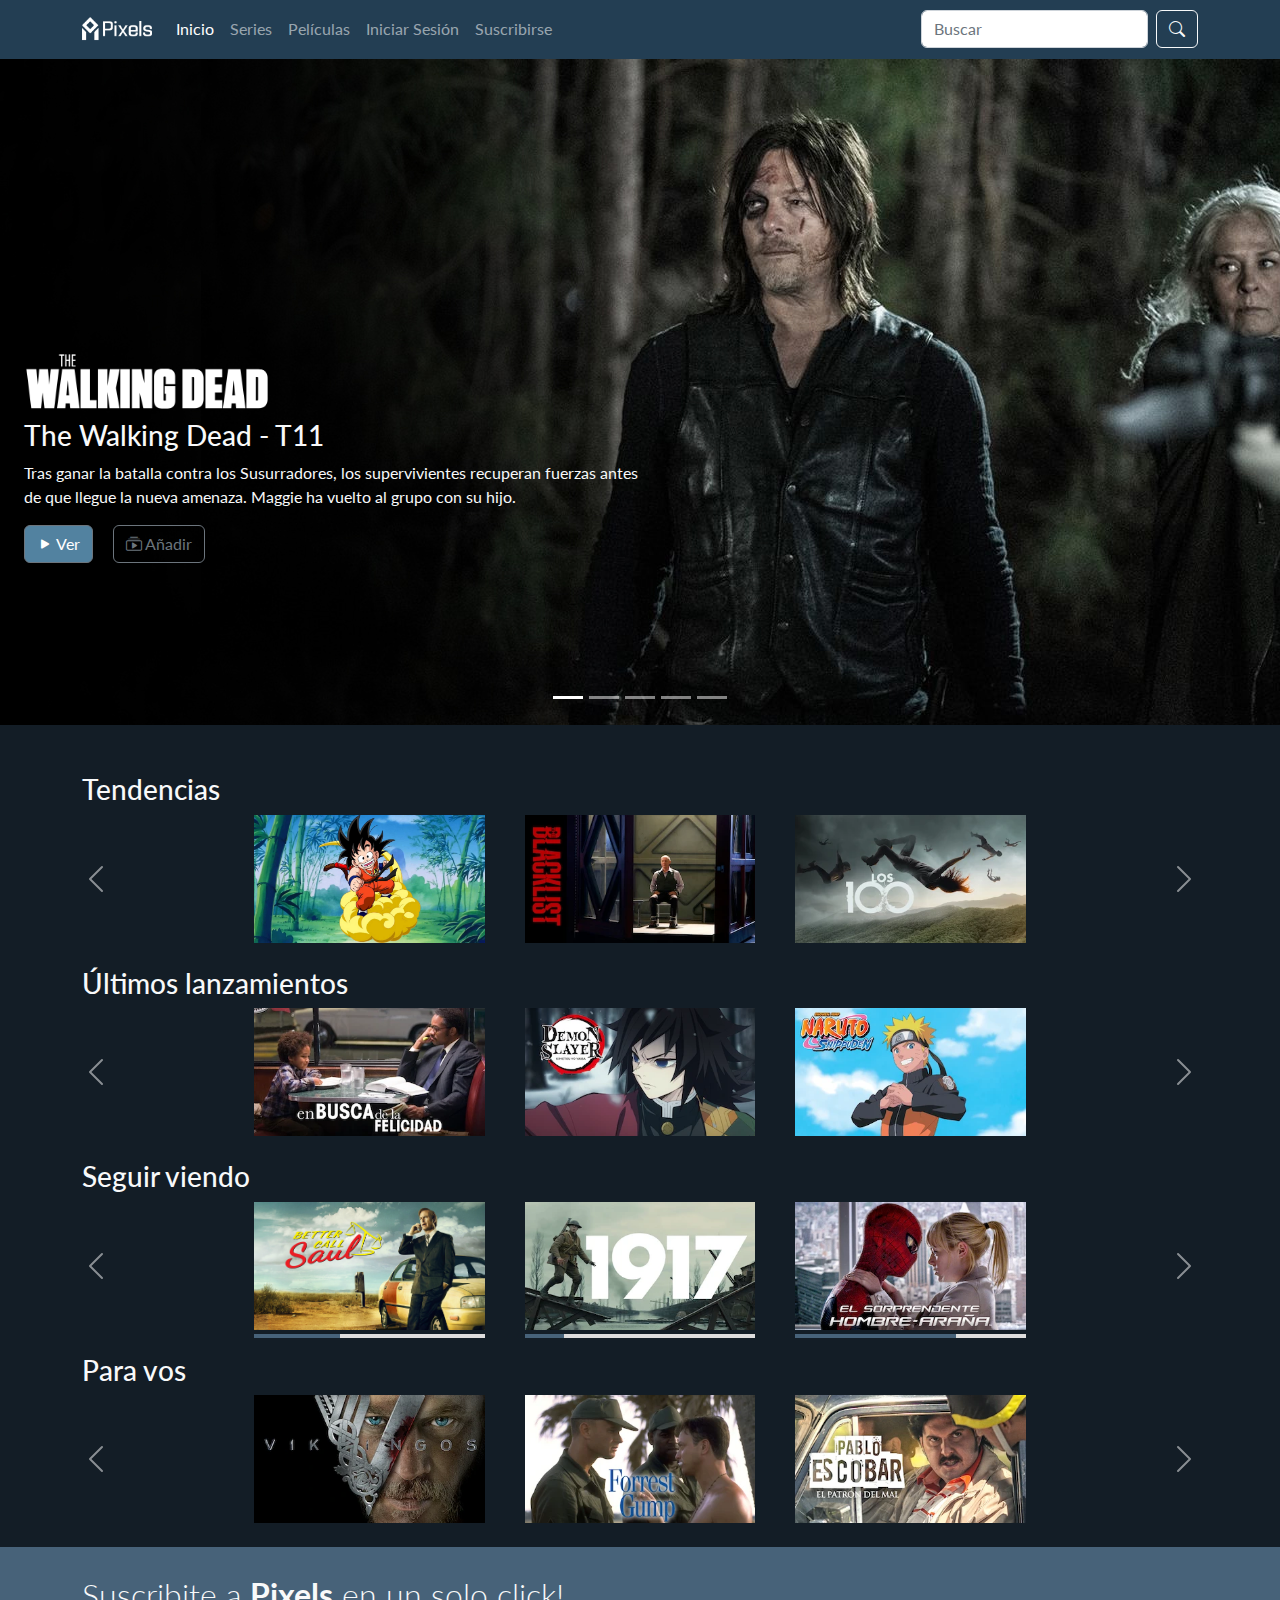
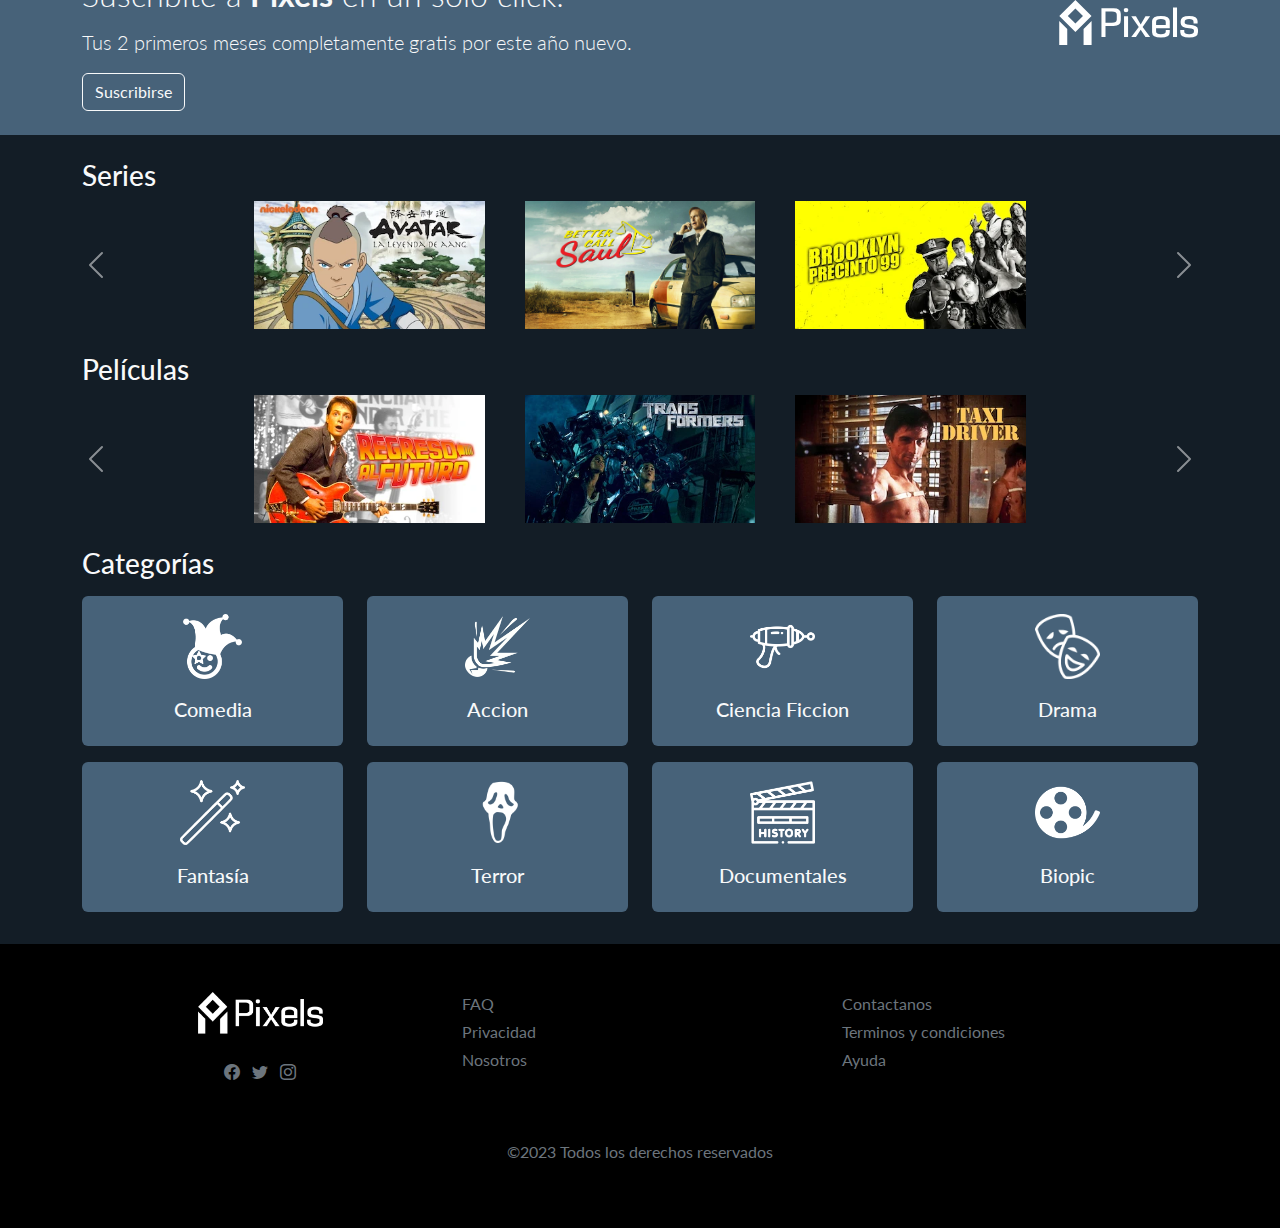
<file: index.html>
<!DOCTYPE html>
<html lang="es">
  <head>
    <meta charset="UTF-8" />
    <meta http-equiv="X-UA-Compatible" content="IE=edge" />
    <meta name="viewport" content="width=device-width, initial-scale=1.0" />
    <meta name="author" content="grupo_2" />
    <meta
      name="description"
      content="Servicio de series y películas vía streaming"
    />
    <meta
      name="keywords"
      content="prime, películas, series, amazon, streaming"
    />
    <link rel="stylesheet" href="./css/bootstrap.min.css" />
    <link
      rel="stylesheet"
      href="https://cdn.jsdelivr.net/npm/bootstrap-icons@1.10.2/font/bootstrap-icons.css"
    />
    <link rel="preconnect" href="https://fonts.googleapis.com" />
    <link rel="preconnect" href="https://fonts.gstatic.com" crossorigin />
    <link
      href="https://fonts.googleapis.com/css2?family=Lato:wght@300;400;700;900&display=swap"
      rel="stylesheet"
    />
    <link rel="stylesheet" href="./css/style.css" />
    <title>Pixels</title>
    <link rel="icon" href="./img/logo/icon.png" />
  </head>
  <body>
    <header>
      <nav class="navbar navbar-expand-lg navegation navbar-dark">
        <div class="container">
          <a class="navbar-brand navbar-logo" href="./index.html"
            ><img src="./img/logo/cover_white.png" alt="Logo" class="img-fluid"
          /></a>
          <button
            class="navbar-toggler"
            type="button"
            data-bs-toggle="collapse"
            data-bs-target="#navbarSupportedContent"
            aria-controls="navbarSupportedContent"
            aria-expanded="false"
            aria-label="Toggle navigation"
          >
            <span class="navbar-toggler-icon"></span>
          </button>
          <div class="collapse navbar-collapse" id="navbarSupportedContent">
            <ul class="navbar-nav me-auto mb-2 mb-lg-0">
              <li class="nav-item">
                <a
                  class="nav-link active"
                  aria-current="page"
                  href="./index.html"
                  >Inicio</a
                >
              </li>
              <li class="nav-item">
                <a href="./pages/error404.html" class="nav-link">Series</a>
              </li>
              <li class="nav-item">
                <a href="./pages/error404.html" class="nav-link">Películas</a>
              </li>
              <li class="nav-item">
                <button
                  type="button"
                  class="border-0 bg-transparent nav-link"
                  data-bs-toggle="modal"
                  data-bs-target="#loginModal"
                >
                  Iniciar Sesión
                </button>
              </li>
              <li class="nav-item">
                <a class="nav-link" href="./pages/suscripcion.html"
                  >Suscribirse</a
                >
              </li>
            </ul>
            <form action="./pages/error404.html" class="d-flex" role="search">
              <input
                class="form-control me-2"
                type="search"
                placeholder="Buscar"
                aria-label="Search"
                maxlength="25"
              />
              <button type="submit" class="btn btn-outline-light">
                <i class="bi bi-search"></i>
              </button>
            </form>
          </div>
        </div>
      </nav>
    </header>
    <main class="bg-mirage">
      <section
        id="carouselControls"
        class="carousel slide carousel-fade"
        data-bs-ride="carousel"
      >
        <div class="carousel-indicators">
          <button
            type="button"
            data-bs-target="#carouselControls"
            data-bs-slide-to="0"
            class="active"
            aria-current="true"
            aria-label="Slide 1"
          ></button>
          <button
            type="button"
            data-bs-target="#carouselControls"
            data-bs-slide-to="1"
            aria-label="Slide 2"
          ></button>
          <button
            type="button"
            data-bs-target="#carouselControls"
            data-bs-slide-to="2"
            aria-label="Slide 3"
          ></button>
          <button
            type="button"
            data-bs-target="#carouselControls"
            data-bs-slide-to="3"
            aria-label="Slide 4"
          ></button>
          <button
            type="button"
            data-bs-target="#carouselControls"
            data-bs-slide-to="4"
            aria-label="Slide 5"
          ></button>
        </div>
        <div class="carousel-inner">
          <article class="carousel-item active carousel-size text-light">
            <div class="position-relative">
              <img
                src="./img/principal/cover1.jpg"
                alt="slider1"
                class="cover object-position-top"
              />
              <div class="position-absolute slider-info overinfo-size ps-4">
                <div class="logo-width mb-2">
                  <img
                    src="./img/principal/logo1.png"
                    alt="logo slider 1"
                    class="w-100"
                  />
                </div>
                <h3>The Walking Dead - T11</h3>
                <p class="d-none d-md-block">
                  Tras ganar la batalla contra los Susurradores, los
                  supervivientes recuperan fuerzas antes de que llegue la nueva
                  amenaza. Maggie ha vuelto al grupo con su hijo.
                </p>
                <a href="./pages/error404.html" class="btn btn-prime me-3">
                  <i class="bi bi-play-fill"></i>
                  Ver
                </a>
                <a
                  href="./pages/error404.html"
                  class="btn btn-outline-secondary"
                >
                  <i class="bi bi-collection-play"></i>
                  Añadir
                </a>
              </div>
            </div>
          </article>
          <article class="carousel-item carousel-size text-light">
            <div class="position-relative">
              <img
                src="./img/principal/cover2.jpg"
                alt="slider2"
                class="cover object-position-top"
              />
              <div class="position-absolute slider-info overinfo-size ps-4">
                <div class="logo-width mb-2">
                  <img
                    src="./img/principal/logo2.webp"
                    alt="logo slider 2"
                    class="w-100"
                  />
                </div>
                <h3>The 100 - T1</h3>
                <p class="d-none d-md-block">
                  Luego de 97 años de un apocalipsis nuclear, 100 personas son
                  llevadas a la tierra para comprobar si ya era habitable, sin
                  saber que les esperaría.
                </p>
                <a href="./pages/error404.html" class="btn btn-prime me-3">
                  <i class="bi bi-play-fill"></i>
                  Ver
                </a>
                <a
                  href="./pages/error404.html"
                  class="btn btn-outline-secondary"
                >
                  <i class="bi bi-collection-play"></i>
                  Añadir
                </a>
              </div>
            </div>
          </article>
          <article class="carousel-item carousel-size text-light">
            <div class="position-relative">
              <img
                src="./img/principal/cover3.jpg"
                alt="slider3"
                class="cover object-position-top"
              />
              <div class="position-absolute slider-info overinfo-size ps-4">
                <div class="logo-width mb-2">
                  <img
                    src="./img/principal/logo3.png"
                    alt="logo slider 3"
                    class="w-100"
                  />
                </div>
                <h3>Breaking Bad - T5</h3>
                <p class="d-none d-md-block">
                  Walt regresa a casa después de matar a Gustavo Fring, se
                  deshace de cualquier cosa que lo vincule a su exitoso complot
                  contra Gus y luego esconde el ricino que le robó a Jesse
                  Pinkman.
                </p>
                <a href="./pages/error404.html" class="btn btn-prime me-3">
                  <i class="bi bi-play-fill"></i>
                  Ver
                </a>
                <a
                  href="./pages/error404.html"
                  class="btn btn-outline-secondary"
                >
                  <i class="bi bi-collection-play"></i>
                  Añadir
                </a>
              </div>
            </div>
          </article>
          <article class="carousel-item carousel-size text-light">
            <div class="position-relative">
              <div class="position-static">
                <img
                  src="./img/principal/cover4.jpg"
                  alt="slider4"
                  class="cover object-position-center"
                />
              </div>
              <div class="position-absolute slider-info overinfo-size ps-4">
                <div class="logo-width mb-2">
                  <img
                    src="./img/principal/logo4.png"
                    alt="logo slider 4"
                    class="w-100"
                  />
                </div>
                <h3>Prison Break - T1</h3>
                <p class="d-none d-md-block">
                  Michael Scofield en un elaborado plan para rescatar a su
                  hermanastro Lincoln Burrows, entra a "Fox River" una cárcel de
                  máxima seguridad, para sacar a su hermano acusado por un falso
                  asesinato del hermano de la vicepresidenta.
                </p>
                <a href="./pages/error404.html" class="btn btn-prime me-3">
                  <i class="bi bi-play-fill"></i>
                  Ver
                </a>
                <a
                  href="./pages/error404.html"
                  class="btn btn-outline-secondary"
                >
                  <i class="bi bi-collection-play"></i>
                  Añadir
                </a>
              </div>
            </div>
          </article>
          <article class="carousel-item carousel-size text-light">
            <div class="position-relative">
              <img
                src="./img/principal/cover5.jpg"
                alt="slider5"
                class="cover object-position-top"
              />
              <div class="position-absolute slider-info overinfo-size ps-4">
                <div class="logo-width mb-2">
                  <img
                    src="./img//principal/logo5.png"
                    alt="logo slider 5"
                    class="w-100"
                  />
                </div>
                <h3>Cyberpunk: Edgerunners - T1</h3>
                <p class="d-none d-md-block">
                  La historia nos lleva a la vida cotidiana de un niño de la
                  calle que intenta sobrevivir en una ciudad con tecnologías y
                  modificaciones corporales. Para mantenerse con vida, decide
                  convertirse en un edgerunner, un mercenario también conocido
                  como cyberpunk.
                </p>
                <a
                  href="./pages/peliculas_series/Cyberpunk.html"
                  class="btn btn-prime me-3"
                >
                  <i class="bi bi-play-fill"></i>
                  Ver
                </a>
                <a
                  href="./pages/error404.html"
                  class="btn btn-outline-secondary"
                >
                  <i class="bi bi-collection-play"></i>
                  Añadir
                </a>
              </div>
            </div>
          </article>
        </div>
      </section>
      <div class="d-none d-md-block">
        <section class="text-light mb-4 mt-5">
          <article class="container">
            <h3>Tendencias</h3>
          </article>
          <article id="tendenciasCarousel" class="carousel slide itemsCarousel">
            <div class="carousel-inner container">
              <div class="carousel-item active">
                <div class="d-flex justify-content-center">
                  <aside class="cardCarousel">
                    <a href="./pages/error404.html">
                      <img
                        src="./img/principal/cards/dragon-ball.jpg"
                        alt="portada card 1"
                        class="cardImg"
                      />
                    </a>
                  </aside>
                  <aside class="cardCarousel">
                    <a href="./pages/error404.html">
                      <img
                        src="./img/principal/cards/blacklist.webp"
                        alt="portada card 2"
                        class="cardImg"
                      />
                    </a>
                  </aside>
                  <aside class="cardCarousel">
                    <a href="./pages/error404.html">
                      <img
                        src="./img/principal/cards/the100.webp"
                        alt="portada card 3"
                        class="cardImg"
                      />
                    </a>
                  </aside>
                </div>
              </div>
              <div class="carousel-item">
                <div class="d-flex justify-content-center">
                  <aside class="cardCarousel">
                    <a href="./pages/error404.html">
                      <img
                        src="./img/principal/cards/breaking-bad.webp"
                        alt="portada card 3"
                        class="cardImg"
                      />
                    </a>
                  </aside>
                  <aside class="cardCarousel">
                    <a href="./pages/peliculas_series/ElViajeDeChihiro.html">
                      <img
                        src="./img/portadas_peliculas_series/ElViajedeChihiro.jpg"
                        alt="portada card 1"
                        class="cardImg"
                      />
                    </a>
                  </aside>
                  <aside class="cardCarousel">
                    <a href="./pages/error404.html">
                      <img
                        src="./img/principal/cards/0taxi-driver.webp"
                        alt="portada card 2"
                        class="cardImg"
                      />
                    </a>
                  </aside>
                </div>
              </div>
              <div class="carousel-item">
                <div class="d-flex justify-content-center">
                  <aside class="cardCarousel">
                    <a href="./pages/error404.html">
                      <img
                        src="./img/principal/cards/gotham.webp"
                        alt="portada card 2"
                        class="cardImg"
                      />
                    </a>
                  </aside>
                  <aside class="cardCarousel">
                    <a href="./pages/error404.html">
                      <img
                        src="./img/principal/cards/1parasite.webp"
                        alt="portada card 3"
                        class="cardImg"
                      />
                    </a>
                  </aside>
                  <aside class="cardCarousel">
                    <a href="./pages/error404.html">
                      <img
                        src="./img/principal/cards/0volver-futuro.webp"
                        alt="portada card 1"
                        class="cardImg"
                      />
                    </a>
                  </aside>
                </div>
              </div>
            </div>
            <button
              class="carousel-control-prev"
              type="button"
              data-bs-target="#tendenciasCarousel"
              data-bs-slide="prev"
            >
              <span
                class="carousel-control-prev-icon"
                aria-hidden="true"
              ></span>
              <span class="visually-hidden">Previous</span>
            </button>
            <button
              class="carousel-control-next"
              type="button"
              data-bs-target="#tendenciasCarousel"
              data-bs-slide="next"
            >
              <span
                class="carousel-control-next-icon"
                aria-hidden="true"
              ></span>
              <span class="visually-hidden">Next</span>
            </button>
          </article>
        </section>
        <section class="text-light my-4">
          <article class="container">
            <h3>Últimos lanzamientos</h3>
          </article>
          <article
            id="lanzamientosCarousel"
            class="carousel slide itemsCarousel"
          >
            <div class="carousel-inner container">
              <div class="carousel-item active">
                <div class="d-flex justify-content-center">
                  <aside class="cardCarousel">
                    <a href="./pages/error404.html">
                      <img
                        src="./img/principal/cards/1busca-felicidad.webp"
                        alt="portada card 1"
                        class="cardImg"
                      />
                    </a>
                  </aside>
                  <aside class="cardCarousel">
                    <a href="./pages/error404.html">
                      <img
                        src="./img/principal/cards/1demon-slayer.webp"
                        alt="portada card 2"
                        class="cardImg"
                      />
                    </a>
                  </aside>
                  <aside class="cardCarousel">
                    <a href="./pages/error404.html">
                      <img
                        src="./img/principal/cards/1naruto-shipudden.webp"
                        alt="portada card 3"
                        class="cardImg"
                      />
                    </a>
                  </aside>
                </div>
              </div>
              <div class="carousel-item">
                <div class="d-flex justify-content-center">
                  <aside class="cardCarousel">
                    <a href="./pages/error404.html">
                      <img
                        src="./img/principal/cards/1parasite.webp"
                        alt="portada card 3"
                        class="cardImg"
                      />
                    </a>
                  </aside>
                  <aside class="cardCarousel">
                    <a href="./pages/error404.html">
                      <img
                        src="./img/principal/cards/1rebelde-way.webp"
                        alt="portada card 1"
                        class="cardImg"
                      />
                    </a>
                  </aside>
                  <aside class="cardCarousel">
                    <a href="./pages/error404.html">
                      <img
                        src="./img/principal/cards/1spiderman-lejosdecasa.webp"
                        alt="portada card 2"
                        class="cardImg"
                      />
                    </a>
                  </aside>
                </div>
              </div>
              <div class="carousel-item">
                <div class="d-flex justify-content-center">
                  <aside class="cardCarousel">
                    <a href="./pages/error404.html">
                      <img
                        src="./img/principal/cards/1titanes.webp"
                        alt="portada card 2"
                        class="cardImg"
                      />
                    </a>
                  </aside>
                  <aside class="cardCarousel">
                    <a href="./pages/error404.html">
                      <img
                        src="./img/principal/cards/1topgun.webp"
                        alt="portada card 3"
                        class="cardImg"
                      />
                    </a>
                  </aside>
                  <aside class="cardCarousel">
                    <a href="./pages/error404.html">
                      <img
                        src="./img/principal/cards/1viven.webp"
                        alt="portada card 1"
                        class="cardImg"
                      />
                    </a>
                  </aside>
                </div>
              </div>
            </div>
            <button
              class="carousel-control-prev"
              type="button"
              data-bs-target="#lanzamientosCarousel"
              data-bs-slide="prev"
            >
              <span
                class="carousel-control-prev-icon"
                aria-hidden="true"
              ></span>
              <span class="visually-hidden">Previous</span>
            </button>
            <button
              class="carousel-control-next"
              type="button"
              data-bs-target="#lanzamientosCarousel"
              data-bs-slide="next"
            >
              <span
                class="carousel-control-next-icon"
                aria-hidden="true"
              ></span>
              <span class="visually-hidden">Next</span>
            </button>
          </article>
        </section>
        <section class="text-light my-4">
          <article class="container">
            <h3>Seguir viendo</h3>
          </article>
          <article id="reanudarCarousel" class="carousel slide itemsCarousel">
            <div class="carousel-inner container">
              <div class="carousel-item active">
                <div class="d-flex justify-content-center">
                  <aside class="cardCarousel">
                    <a href="./pages/error404.html">
                      <img
                        src="./img/principal/cards/better-saul.jpg"
                        alt="portada card 1"
                        class="cardImg"
                      />
                    </a>
                    <div
                      class="progress"
                      role="progressbar"
                      aria-label="bar"
                      aria-valuenow="37"
                      aria-valuemin="0"
                      aria-valuemax="100"
                    >
                      <div
                        class="progress-bar bg-bayoux"
                        style="width: 37%"
                      ></div>
                    </div>
                  </aside>
                  <aside class="cardCarousel">
                    <a href="./pages/error404.html">
                      <img
                        src="./img/principal/cards/01917.webp"
                        alt="portada card 2"
                        class="cardImg"
                      />
                    </a>
                    <div
                      class="progress"
                      role="progressbar"
                      aria-label="bar"
                      aria-valuenow="17"
                      aria-valuemin="0"
                      aria-valuemax="100"
                    >
                      <div
                        class="progress-bar bg-bayoux"
                        style="width: 17%"
                      ></div>
                    </div>
                  </aside>
                  <aside class="cardCarousel">
                    <a href="./pages/error404.html">
                      <img
                        src="./img/principal/cards/0amazing-spiderman.webp"
                        alt="portada card 3"
                        class="cardImg"
                      />
                    </a>
                    <div
                      class="progress"
                      role="progressbar"
                      aria-label="bar"
                      aria-valuenow="70"
                      aria-valuemin="0"
                      aria-valuemax="100"
                    >
                      <div
                        class="progress-bar bg-bayoux"
                        style="width: 70%"
                      ></div>
                    </div>
                  </aside>
                </div>
              </div>
              <div class="carousel-item">
                <div class="d-flex justify-content-center">
                  <aside class="cardCarousel">
                    <a href="./pages/error404.html">
                      <img
                        src="./img/principal/cards/ley-audaces.webp"
                        alt="portada card 3"
                        class="cardImg"
                      />
                    </a>
                    <div
                      class="progress"
                      role="progressbar"
                      aria-label="bar"
                      aria-valuenow="90"
                      aria-valuemin="0"
                      aria-valuemax="100"
                    >
                      <div
                        class="progress-bar bg-bayoux"
                        style="width: 90%"
                      ></div>
                    </div>
                  </aside>
                  <aside class="cardCarousel">
                    <a href="./pages/error404.html">
                      <img
                        src="./img/principal/cards/flash.webp"
                        alt="portada card 1"
                        class="cardImg"
                      />
                    </a>
                    <div
                      class="progress"
                      role="progressbar"
                      aria-label="bar"
                      aria-valuenow="10"
                      aria-valuemin="0"
                      aria-valuemax="100"
                    >
                      <div
                        class="progress-bar bg-bayoux"
                        style="width: 10%"
                      ></div>
                    </div>
                  </aside>
                  <aside class="cardCarousel">
                    <a href="./pages/error404.html">
                      <img
                        src="./img/principal/cards/0bohemian.webp"
                        alt="portada card 2"
                        class="cardImg"
                      />
                    </a>
                    <div
                      class="progress"
                      role="progressbar"
                      aria-label="bar"
                      aria-valuenow="65"
                      aria-valuemin="0"
                      aria-valuemax="100"
                    >
                      <div
                        class="progress-bar bg-bayoux"
                        style="width: 65%"
                      ></div>
                    </div>
                  </aside>
                </div>
              </div>
              <div class="carousel-item">
                <div class="d-flex justify-content-center">
                  <aside class="cardCarousel">
                    <a href="./pages/error404.html">
                      <img
                        src="./img/principal/cards/0eminem.webp"
                        alt="portada card 2"
                        class="cardImg"
                      />
                    </a>
                    <div
                      class="progress"
                      role="progressbar"
                      aria-label="bar"
                      aria-valuenow="47"
                      aria-valuemin="0"
                      aria-valuemax="100"
                    >
                      <div
                        class="progress-bar bg-bayoux"
                        style="width: 47%"
                      ></div>
                    </div>
                  </aside>
                  <aside class="cardCarousel">
                    <a href="./pages/error404.html">
                      <img
                        src="./img/principal/cards/naruto.webp"
                        alt="portada card 3"
                        class="cardImg"
                      />
                    </a>
                    <div
                      class="progress"
                      role="progressbar"
                      aria-label="bar"
                      aria-valuenow="81"
                      aria-valuemin="0"
                      aria-valuemax="100"
                    >
                      <div
                        class="progress-bar bg-bayoux"
                        style="width: 81%"
                      ></div>
                    </div>
                  </aside>
                  <aside class="cardCarousel">
                    <a href="./pages/error404.html">
                      <img
                        src="./img/principal/cards/the100.webp"
                        alt="portada card 1"
                        class="cardImg"
                      />
                    </a>
                    <div
                      class="progress"
                      role="progressbar"
                      aria-label="bar"
                      aria-valuenow="16"
                      aria-valuemin="0"
                      aria-valuemax="100"
                    >
                      <div
                        class="progress-bar bg-bayoux"
                        style="width: 16%"
                      ></div>
                    </div>
                  </aside>
                </div>
              </div>
            </div>
            <button
              class="carousel-control-prev"
              type="button"
              data-bs-target="#reanudarCarousel"
              data-bs-slide="prev"
            >
              <span
                class="carousel-control-prev-icon"
                aria-hidden="true"
              ></span>
              <span class="visually-hidden">Previous</span>
            </button>
            <button
              class="carousel-control-next"
              type="button"
              data-bs-target="#reanudarCarousel"
              data-bs-slide="next"
            >
              <span
                class="carousel-control-next-icon"
                aria-hidden="true"
              ></span>
              <span class="visually-hidden">Next</span>
            </button>
          </article>
        </section>
        <section class="text-light my-4">
          <article class="container">
            <h3>Para vos</h3>
          </article>
          <article id="foryouCarousel" class="carousel slide itemsCarousel">
            <div class="carousel-inner container">
              <div class="carousel-item active">
                <div class="d-flex justify-content-center">
                  <aside class="cardCarousel">
                    <a href="./pages/error404.html">
                      <img
                        src="./img/principal/cards/vikingos.webp"
                        alt="portada card 1"
                        class="cardImg"
                      />
                    </a>
                  </aside>
                  <aside class="cardCarousel">
                    <a href="./pages/error404.html">
                      <img
                        src="./img/principal/cards/0forest-gump.webp"
                        alt="portada card 2"
                        class="cardImg"
                      />
                    </a>
                  </aside>
                  <aside class="cardCarousel">
                    <a href="./pages/error404.html">
                      <img
                        src="./img/principal/cards/pablo-escobar.webp"
                        alt="portada card 3"
                        class="cardImg"
                      />
                    </a>
                  </aside>
                </div>
              </div>
              <div class="carousel-item">
                <div class="d-flex justify-content-center">
                  <aside class="cardCarousel">
                    <a href="./pages/error404.html">
                      <img
                        src="./img/principal/cards/0gladiador.webp"
                        alt="portada card 3"
                        class="cardImg"
                      />
                    </a>
                  </aside>
                  <aside class="cardCarousel">
                    <a href="./pages/error404.html">
                      <img
                        src="./img/principal/cards/breaking-bad.webp"
                        alt="portada card 1"
                        class="cardImg"
                      />
                    </a>
                  </aside>
                  <aside class="cardCarousel">
                    <a href="./pages/error404.html">
                      <img
                        src="./img/principal/cards/avatar.webp"
                        alt="portada card 2"
                        class="cardImg"
                      />
                    </a>
                  </aside>
                </div>
              </div>
              <div class="carousel-item">
                <div class="d-flex justify-content-center">
                  <aside class="cardCarousel">
                    <a href="./pages/error404.html">
                      <img
                        src="./img/principal/cards/0godfather.webp"
                        alt="portada card 2"
                        class="cardImg"
                      />
                    </a>
                  </aside>
                  <aside class="cardCarousel">
                    <a href="./pages/error404.html">
                      <img
                        src="./img/principal/cards/0juegos-hambre.webp"
                        alt="portada card 3"
                        class="cardImg"
                      />
                    </a>
                  </aside>
                  <aside class="cardCarousel">
                    <a href="./pages/error404.html">
                      <img
                        src="./img/principal/cards/0spiderman3.webp"
                        alt="portada card 1"
                        class="cardImg"
                      />
                    </a>
                  </aside>
                </div>
              </div>
            </div>
            <button
              class="carousel-control-prev"
              type="button"
              data-bs-target="#foryouCarousel"
              data-bs-slide="prev"
            >
              <span
                class="carousel-control-prev-icon"
                aria-hidden="true"
              ></span>
              <span class="visually-hidden">Previous</span>
            </button>
            <button
              class="carousel-control-next"
              type="button"
              data-bs-target="#foryouCarousel"
              data-bs-slide="next"
            >
              <span
                class="carousel-control-next-icon"
                aria-hidden="true"
              ></span>
              <span class="visually-hidden">Next</span>
            </button>
          </article>
        </section>
      </div>
      <div class="d-md-none">
        <section class="text-light mb-4 mt-5">
          <article class="container">
            <h3>Tendencias</h3>
          </article>
          <article
            id="tendenciasCarouselsm"
            class="carousel slide itemsCarousel"
          >
            <div class="carousel-inner container">
              <div class="carousel-item active">
                <div class="d-flex justify-content-center">
                  <aside class="cardCarousel">
                    <a href="./pages/error404.html">
                      <img
                        src="./img/principal/cards/dragon-ball.jpg"
                        alt="portada dragon ball"
                        class="cardImg"
                      />
                    </a>
                  </aside>
                  <aside class="cardCarousel">
                    <a href="./pages/error404.html">
                      <img
                        src="./img/principal/cards/blacklist.webp"
                        alt="portada blacklist"
                        class="cardImg"
                      />
                    </a>
                  </aside>
                </div>
              </div>
              <div class="carousel-item">
                <div class="d-flex justify-content-center">
                  <aside class="cardCarousel">
                    <a href="./pages/error404.html">
                      <img
                        src="./img/principal/cards/the100.webp"
                        alt="portada the 100"
                        class="cardImg"
                      />
                    </a>
                  </aside>
                  <aside class="cardCarousel">
                    <a href="./pages/error404.html">
                      <img
                        src="./img/principal/cards/breaking-bad.webp"
                        alt="portada breaking bad"
                        class="cardImg"
                      />
                    </a>
                  </aside>
                </div>
              </div>
              <div class="carousel-item">
                <div class="d-flex justify-content-center">
                  <aside class="cardCarousel">
                    <a href="./pages/error404.html">
                      <img
                        src="./img/principal/cards/the-walking-dead.webp"
                        alt="portada walking dead"
                        class="cardImg"
                      />
                    </a>
                  </aside>
                  <aside class="cardCarousel">
                    <a href="./pages/error404.html">
                      <img
                        src="./img/principal/cards/0taxi-driver.webp"
                        alt="portada taxi driver"
                        class="cardImg"
                      />
                    </a>
                  </aside>
                </div>
              </div>
              <div class="carousel-item">
                <div class="d-flex justify-content-center">
                  <aside class="cardCarousel">
                    <a href="./pages/error404.html">
                      <img
                        src="./img/principal/cards/gotham.webp"
                        alt="portada gotham"
                        class="cardImg"
                      />
                    </a>
                  </aside>
                  <aside class="cardCarousel">
                    <a href="./pages/error404.html">
                      <img
                        src="./img/principal/cards/1parasite.webp"
                        alt="portada parasite"
                        class="cardImg"
                      />
                    </a>
                  </aside>
                </div>
              </div>
              <div class="carousel-item">
                <div class="d-flex justify-content-center">
                  <aside class="cardCarousel">
                    <a href="./pages/error404.html">
                      <img
                        src="./img/principal/cards/0volver-futuro.webp"
                        alt="portada volver al futuro"
                        class="cardImg"
                      />
                    </a>
                  </aside>
                </div>
              </div>
            </div>
            <button
              class="carousel-control-prev"
              type="button"
              data-bs-target="#tendenciasCarouselsm"
              data-bs-slide="prev"
            >
              <span
                class="carousel-control-prev-icon"
                aria-hidden="true"
              ></span>
              <span class="visually-hidden">Previous</span>
            </button>
            <button
              class="carousel-control-next"
              type="button"
              data-bs-target="#tendenciasCarouselsm"
              data-bs-slide="next"
            >
              <span
                class="carousel-control-next-icon"
                aria-hidden="true"
              ></span>
              <span class="visually-hidden">Next</span>
            </button>
          </article>
        </section>
        <section class="text-light my-4">
          <article class="container">
            <h3>Últimos lanzamientos</h3>
          </article>
          <article
            id="lanzamientosCarouselsm"
            class="carousel slide itemsCarousel"
          >
            <div class="carousel-inner container">
              <div class="carousel-item active">
                <div class="d-flex justify-content-center">
                  <aside class="cardCarousel">
                    <a href="./pages/error404.html">
                      <img
                        src="./img/principal/cards/1busca-felicidad.webp"
                        alt="portada busca de la felicidad"
                        class="cardImg"
                      />
                    </a>
                  </aside>
                  <aside class="cardCarousel">
                    <a href="./pages/error404.html">
                      <img
                        src="./img/principal/cards/1demon-slayer.webp"
                        alt="portada demon slayer"
                        class="cardImg"
                      />
                    </a>
                  </aside>
                </div>
              </div>
              <div class="carousel-item">
                <div class="d-flex justify-content-center">
                  <aside class="cardCarousel">
                    <a href="./pages/error404.html">
                      <img
                        src="./img/principal/cards/1naruto-shipudden.webp"
                        alt="portada naruto shipudden"
                        class="cardImg"
                      />
                    </a>
                  </aside>
                  <aside class="cardCarousel">
                    <a href="./pages/error404.html">
                      <img
                        src="./img/principal/cards/1parasite.webp"
                        alt="portada parasite"
                        class="cardImg"
                      />
                    </a>
                  </aside>
                </div>
              </div>
              <div class="carousel-item">
                <div class="d-flex justify-content-center">
                  <aside class="cardCarousel">
                    <a href="./pages/error404.html">
                      <img
                        src="./img/principal/cards/1rebelde-way.webp"
                        alt="portada rebelde way"
                        class="cardImg"
                      />
                    </a>
                  </aside>
                  <aside class="cardCarousel">
                    <a href="./pages/error404.html">
                      <img
                        src="./img/principal/cards/1spiderman-lejosdecasa.webp"
                        alt="portada spiderman no way home"
                        class="cardImg"
                      />
                    </a>
                  </aside>
                </div>
              </div>
              <div class="carousel-item">
                <div class="d-flex justify-content-center">
                  <aside class="cardCarousel">
                    <a href="./pages/error404.html">
                      <img
                        src="./img/principal/cards/1titanes.webp"
                        alt="portada teen titans"
                        class="cardImg"
                      />
                    </a>
                  </aside>
                  <aside class="cardCarousel">
                    <a href="./pages/error404.html">
                      <img
                        src="./img/principal/cards/1topgun.webp"
                        alt="portada top gun"
                        class="cardImg"
                      />
                    </a>
                  </aside>
                </div>
              </div>
              <div class="carousel-item">
                <div class="d-flex justify-content-center">
                  <aside class="cardCarousel">
                    <a href="./pages/error404.html">
                      <img
                        src="./img/principal/cards/1viven.webp"
                        alt="portada viven"
                        class="cardImg"
                      />
                    </a>
                  </aside>
                </div>
              </div>
            </div>
            <button
              class="carousel-control-prev"
              type="button"
              data-bs-target="#lanzamientosCarouselsm"
              data-bs-slide="prev"
            >
              <span
                class="carousel-control-prev-icon"
                aria-hidden="true"
              ></span>
              <span class="visually-hidden">Previous</span>
            </button>
            <button
              class="carousel-control-next"
              type="button"
              data-bs-target="#lanzamientosCarouselsm"
              data-bs-slide="next"
            >
              <span
                class="carousel-control-next-icon"
                aria-hidden="true"
              ></span>
              <span class="visually-hidden">Next</span>
            </button>
          </article>
        </section>
        <section class="text-light my-4">
          <article class="container">
            <h3>Seguir viendo</h3>
          </article>
          <article id="reanudarCarouselsm" class="carousel slide itemsCarousel">
            <div class="carousel-inner container">
              <div class="carousel-item active">
                <div class="d-flex justify-content-center">
                  <aside class="cardCarousel">
                    <a href="./pages/error404.html">
                      <img
                        src="./img/principal/cards/better-saul.jpg"
                        alt="portada better call saul"
                        class="cardImg"
                      />
                    </a>
                    <div
                      class="progress"
                      role="progressbar"
                      aria-label="bar"
                      aria-valuenow="37"
                      aria-valuemin="0"
                      aria-valuemax="100"
                    >
                      <div
                        class="progress-bar bg-bayoux"
                        style="width: 37%"
                      ></div>
                    </div>
                  </aside>
                  <aside class="cardCarousel">
                    <a href="./pages/error404.html">
                      <img
                        src="./img/principal/cards/01917.webp"
                        alt="portada 1917"
                        class="cardImg"
                      />
                    </a>
                    <div
                      class="progress"
                      role="progressbar"
                      aria-label="bar"
                      aria-valuenow="17"
                      aria-valuemin="0"
                      aria-valuemax="100"
                    >
                      <div
                        class="progress-bar bg-bayoux"
                        style="width: 17%"
                      ></div>
                    </div>
                  </aside>
                </div>
              </div>
              <div class="carousel-item">
                <div class="d-flex justify-content-center">
                  <aside class="cardCarousel">
                    <a href="./pages/error404.html">
                      <img
                        src="./img/principal/cards/0amazing-spiderman.webp"
                        alt="portada amazing spiderman"
                        class="cardImg"
                      />
                    </a>
                    <div
                      class="progress"
                      role="progressbar"
                      aria-label="bar"
                      aria-valuenow="70"
                      aria-valuemin="0"
                      aria-valuemax="100"
                    >
                      <div
                        class="progress-bar bg-bayoux"
                        style="width: 70%"
                      ></div>
                    </div>
                  </aside>
                  <aside class="cardCarousel">
                    <a href="./pages/error404.html">
                      <img
                        src="./img/principal/cards/ley-audaces.webp"
                        alt="portada ley de audaces"
                        class="cardImg"
                      />
                    </a>
                    <div
                      class="progress"
                      role="progressbar"
                      aria-label="bar"
                      aria-valuenow="90"
                      aria-valuemin="0"
                      aria-valuemax="100"
                    >
                      <div
                        class="progress-bar bg-bayoux"
                        style="width: 90%"
                      ></div>
                    </div>
                  </aside>
                </div>
              </div>
              <div class="carousel-item">
                <div class="d-flex justify-content-center">
                  <aside class="cardCarousel">
                    <a href="./pages/error404.html">
                      <img
                        src="./img/principal/cards/flash.webp"
                        alt="portada flash"
                        class="cardImg"
                      />
                    </a>
                    <div
                      class="progress"
                      role="progressbar"
                      aria-label="bar"
                      aria-valuenow="10"
                      aria-valuemin="0"
                      aria-valuemax="100"
                    >
                      <div
                        class="progress-bar bg-bayoux"
                        style="width: 10%"
                      ></div>
                    </div>
                  </aside>
                  <aside class="cardCarousel">
                    <a href="./pages/error404.html">
                      <img
                        src="./img/principal/cards/0bohemian.webp"
                        alt="portada bohemian rhapsody"
                        class="cardImg"
                      />
                    </a>
                    <div
                      class="progress"
                      role="progressbar"
                      aria-label="bar"
                      aria-valuenow="65"
                      aria-valuemin="0"
                      aria-valuemax="100"
                    >
                      <div
                        class="progress-bar bg-bayoux"
                        style="width: 65%"
                      ></div>
                    </div>
                  </aside>
                </div>
              </div>
              <div class="carousel-item">
                <div class="d-flex justify-content-center">
                  <aside class="cardCarousel">
                    <a href="./pages/error404.html">
                      <img
                        src="./img/principal/cards/0eminem.webp"
                        alt="portada 8 miles"
                        class="cardImg"
                      />
                    </a>
                    <div
                      class="progress"
                      role="progressbar"
                      aria-label="bar"
                      aria-valuenow="47"
                      aria-valuemin="0"
                      aria-valuemax="100"
                    >
                      <div
                        class="progress-bar bg-bayoux"
                        style="width: 47%"
                      ></div>
                    </div>
                  </aside>
                  <aside class="cardCarousel">
                    <a href="./pages/error404.html">
                      <img
                        src="./img/principal/cards/naruto.webp"
                        alt="portada naruto"
                        class="cardImg"
                      />
                    </a>
                    <div
                      class="progress"
                      role="progressbar"
                      aria-label="bar"
                      aria-valuenow="81"
                      aria-valuemin="0"
                      aria-valuemax="100"
                    >
                      <div
                        class="progress-bar bg-bayoux"
                        style="width: 81%"
                      ></div>
                    </div>
                  </aside>
                </div>
              </div>
              <div class="carousel-item">
                <div class="d-flex justify-content-center">
                  <aside class="cardCarousel">
                    <a href="./pages/error404.html">
                      <img
                        src="./img/principal/cards/the100.webp"
                        alt="portada the 100"
                        class="cardImg"
                      />
                    </a>
                    <div
                      class="progress"
                      role="progressbar"
                      aria-label="bar"
                      aria-valuenow="16"
                      aria-valuemin="0"
                      aria-valuemax="100"
                    >
                      <div
                        class="progress-bar bg-bayoux"
                        style="width: 16%"
                      ></div>
                    </div>
                  </aside>
                </div>
              </div>
            </div>
            <button
              class="carousel-control-prev"
              type="button"
              data-bs-target="#reanudarCarouselsm"
              data-bs-slide="prev"
            >
              <span
                class="carousel-control-prev-icon"
                aria-hidden="true"
              ></span>
              <span class="visually-hidden">Previous</span>
            </button>
            <button
              class="carousel-control-next"
              type="button"
              data-bs-target="#reanudarCarouselsm"
              data-bs-slide="next"
            >
              <span
                class="carousel-control-next-icon"
                aria-hidden="true"
              ></span>
              <span class="visually-hidden">Next</span>
            </button>
          </article>
        </section>
        <section class="text-light my-4">
          <article class="container">
            <h3>Para vos</h3>
          </article>
          <article id="foryouCarouselsm" class="carousel slide itemsCarousel">
            <div class="carousel-inner container">
              <div class="carousel-item active">
                <div class="d-flex justify-content-center">
                  <aside class="cardCarousel">
                    <a href="./pages/error404.html">
                      <img
                        src="./img/principal/cards/vikingos.webp"
                        alt="portada vikingos"
                        class="cardImg"
                      />
                    </a>
                  </aside>
                  <aside class="cardCarousel">
                    <a href="./pages/error404.html">
                      <img
                        src="./img/principal/cards/0forest-gump.webp"
                        alt="portada forest gump"
                        class="cardImg"
                      />
                    </a>
                  </aside>
                </div>
              </div>
              <div class="carousel-item">
                <div class="d-flex justify-content-center">
                  <aside class="cardCarousel">
                    <a href="./pages/error404.html">
                      <img
                        src="./img/principal/cards/pablo-escobar.webp"
                        alt="portada pablo escobar"
                        class="cardImg"
                      />
                    </a>
                  </aside>
                  <aside class="cardCarousel">
                    <a href="./pages/error404.html">
                      <img
                        src="./img/principal/cards/0gladiador.webp"
                        alt="portada gladidor"
                        class="cardImg"
                      />
                    </a>
                  </aside>
                </div>
              </div>
              <div class="carousel-item">
                <div class="d-flex justify-content-center">
                  <aside class="cardCarousel">
                    <a href="./pages/error404.html">
                      <img
                        src="./img/principal/cards/breaking-bad.webp"
                        alt="portada breaking bad"
                        class="cardImg"
                      />
                    </a>
                  </aside>
                  <aside class="cardCarousel">
                    <a href="./pages/error404.html">
                      <img
                        src="./img/principal/cards/avatar.webp"
                        alt="portada avatar"
                        class="cardImg"
                      />
                    </a>
                  </aside>
                </div>
              </div>
              <div class="carousel-item">
                <div class="d-flex justify-content-center">
                  <aside class="cardCarousel">
                    <a href="./pages/error404.html">
                      <img
                        src="./img/principal/cards/0godfather.webp"
                        alt="portada el padrino"
                        class="cardImg"
                      />
                    </a>
                  </aside>
                  <aside class="cardCarousel">
                    <a href="./pages/error404.html">
                      <img
                        src="./img/principal/cards/0juegos-hambre.webp"
                        alt="portada juegos del hambre"
                        class="cardImg"
                      />
                    </a>
                  </aside>
                </div>
              </div>
              <div class="carousel-item">
                <div class="d-flex justify-content-center">
                  <aside class="cardCarousel">
                    <a href="./pages/error404.html">
                      <img
                        src="./img/principal/cards/0spiderman3.webp"
                        alt="portada spiderman 3"
                        class="cardImg"
                      />
                    </a>
                  </aside>
                </div>
              </div>
            </div>
            <button
              class="carousel-control-prev"
              type="button"
              data-bs-target="#foryouCarouselsm"
              data-bs-slide="prev"
            >
              <span
                class="carousel-control-prev-icon"
                aria-hidden="true"
              ></span>
              <span class="visually-hidden">Previous</span>
            </button>
            <button
              class="carousel-control-next"
              type="button"
              data-bs-target="#foryouCarouselsm"
              data-bs-slide="next"
            >
              <span
                class="carousel-control-next-icon"
                aria-hidden="true"
              ></span>
              <span class="visually-hidden">Next</span>
            </button>
          </article>
        </section>
      </div>
      <section class="w-100 bg-bayoux text-light my-4 py-4">
        <div class="container d-flex justify-content-between">
          <article class="fs-2 lead w-75">
            <p class="d-inline">Suscribite a</p>
            <h1 class="d-inline fs-2 fw-bold">Pixels</h1>
            <p class="d-inline">en un solo click!</p>
            <p class="fs-5 mt-2">
              Tus 2 primeros meses completamente gratis por este año nuevo.
            </p>
          </article>
          <article
            class="w-25 d-none d-md-flex align-items-md-center justify-content-md-end"
          >
            <img
              src="./img/logo/vector/default-monochrome-white.svg"
              alt="logo pixels"
              class="img-fluid w-50"
            />
          </article>
        </div>
        <article class="container">
          <a
            href="./pages/suscripcion.html#planes"
            class="btn btn-outline-light"
            >Suscribirse</a
          >
        </article>
      </section>
      <div class="d-none d-md-block">
        <section class="text-light my-4">
          <article class="container">
            <h3>Series</h3>
          </article>
          <article id="seriesCarousel" class="carousel slide itemsCarousel">
            <div class="carousel-inner container">
              <div class="carousel-item active">
                <div class="d-flex justify-content-center">
                  <aside class="cardCarousel">
                    <a href="./pages/error404.html">
                      <img
                        src="./img/principal/cards/avatar.webp"
                        alt="portada card 1"
                        class="cardImg"
                      />
                    </a>
                  </aside>
                  <aside class="cardCarousel">
                    <a href="./pages/error404.html">
                      <img
                        src="./img/principal/cards/better-saul.jpg"
                        alt="portada card 2"
                        class="cardImg"
                      />
                    </a>
                  </aside>
                  <aside class="cardCarousel">
                    <a href="./pages/error404.html">
                      <img
                        src="./img/principal/cards/brookling99.webp"
                        alt="portada card 3"
                        class="cardImg"
                      />
                    </a>
                  </aside>
                </div>
              </div>
              <div class="carousel-item">
                <div class="d-flex justify-content-center">
                  <aside class="cardCarousel">
                    <a href="./pages/error404.html">
                      <img
                        src="./img/principal/cards/dragon-ball.jpg"
                        alt="portada card 3"
                        class="cardImg"
                      />
                    </a>
                  </aside>
                  <aside class="cardCarousel">
                    <a href="./pages/error404.html">
                      <img
                        src="./img/principal/cards/flash.webp"
                        alt="portada card 1"
                        class="cardImg"
                      />
                    </a>
                  </aside>
                  <aside class="cardCarousel">
                    <a href="./pages/error404.html">
                      <img
                        src="./img/principal/cards/formula1.jpg"
                        alt="portada card 2"
                        class="cardImg"
                      />
                    </a>
                  </aside>
                </div>
              </div>
              <div class="carousel-item">
                <div class="d-flex justify-content-center">
                  <aside class="cardCarousel">
                    <a href="./pages/error404.html">
                      <img
                        src="./img/principal/cards/ley-audaces.webp"
                        alt="portada card 2"
                        class="cardImg"
                      />
                    </a>
                  </aside>
                  <aside class="cardCarousel">
                    <a href="./pages/error404.html">
                      <img
                        src="./img/principal/cards/naruto.webp"
                        alt="portada card 3"
                        class="cardImg"
                      />
                    </a>
                  </aside>
                  <aside class="cardCarousel">
                    <a href="./pages/error404.html">
                      <img
                        src="./img/principal/cards/okupas.webp"
                        alt="portada card 1"
                        class="cardImg"
                      />
                    </a>
                  </aside>
                </div>
              </div>
            </div>
            <button
              class="carousel-control-prev"
              type="button"
              data-bs-target="#seriesCarousel"
              data-bs-slide="prev"
            >
              <span
                class="carousel-control-prev-icon"
                aria-hidden="true"
              ></span>
              <span class="visually-hidden">Previous</span>
            </button>
            <button
              class="carousel-control-next"
              type="button"
              data-bs-target="#seriesCarousel"
              data-bs-slide="next"
            >
              <span
                class="carousel-control-next-icon"
                aria-hidden="true"
              ></span>
              <span class="visually-hidden">Next</span>
            </button>
          </article>
        </section>
        <section class="text-light my-4">
          <article class="container">
            <h3>Películas</h3>
          </article>
          <article id="peliculasCarousel" class="carousel slide itemsCarousel">
            <div class="carousel-inner container">
              <div class="carousel-item active">
                <div class="d-flex justify-content-center">
                  <aside class="cardCarousel">
                    <a href="./pages/error404.html">
                      <img
                        src="./img/principal/cards/0volver-futuro.webp"
                        alt="portada card 1"
                        class="cardImg"
                      />
                    </a>
                  </aside>
                  <aside class="cardCarousel">
                    <a href="./pages/error404.html">
                      <img
                        src="./img/principal/cards/0transformers.webp"
                        alt="portada card 2"
                        class="cardImg"
                      />
                    </a>
                  </aside>
                  <aside class="cardCarousel">
                    <a href="./pages/error404.html">
                      <img
                        src="./img/principal/cards/0taxi-driver.webp"
                        alt="portada card 3"
                        class="cardImg"
                      />
                    </a>
                  </aside>
                </div>
              </div>
              <div class="carousel-item">
                <div class="d-flex justify-content-center">
                  <aside class="cardCarousel">
                    <a href="./pages/error404.html">
                      <img
                        src="./img/principal/cards/0spiderman3.webp"
                        alt="portada card 3"
                        class="cardImg"
                      />
                    </a>
                  </aside>
                  <aside class="cardCarousel">
                    <a href="./pages/error404.html">
                      <img
                        src="./img/principal/cards/0godfather.webp"
                        alt="portada card 1"
                        class="cardImg"
                      />
                    </a>
                  </aside>
                  <aside class="cardCarousel">
                    <a href="./pages/error404.html">
                      <img
                        src="./img/principal/cards/0forest-gump.webp"
                        alt="portada card 2"
                        class="cardImg"
                      />
                    </a>
                  </aside>
                </div>
              </div>
              <div class="carousel-item">
                <div class="d-flex justify-content-center">
                  <aside class="cardCarousel">
                    <a href="./pages/error404.html">
                      <img
                        src="./img/principal/cards/0bohemian.webp"
                        alt="portada card 2"
                        class="cardImg"
                      />
                    </a>
                  </aside>
                  <aside class="cardCarousel">
                    <a href="./pages/error404.html">
                      <img
                        src="./img/principal/cards/01917.webp"
                        alt="portada card 3"
                        class="cardImg"
                      />
                    </a>
                  </aside>
                  <aside class="cardCarousel">
                    <a href="./pages/error404.html">
                      <img
                        src="./img/principal/cards/0eminem.webp"
                        alt="portada card 1"
                        class="cardImg"
                      />
                    </a>
                  </aside>
                </div>
              </div>
            </div>
            <button
              class="carousel-control-prev"
              type="button"
              data-bs-target="#peliculasCarousel"
              data-bs-slide="prev"
            >
              <span
                class="carousel-control-prev-icon"
                aria-hidden="true"
              ></span>
              <span class="visually-hidden">Previous</span>
            </button>
            <button
              class="carousel-control-next"
              type="button"
              data-bs-target="#peliculasCarousel"
              data-bs-slide="next"
            >
              <span
                class="carousel-control-next-icon"
                aria-hidden="true"
              ></span>
              <span class="visually-hidden">Next</span>
            </button>
          </article>
        </section>
      </div>
      <div class="d-md-none">
        <section class="text-light my-4">
          <article class="container">
            <h3>Series</h3>
          </article>
          <article id="seriesCarouselsm" class="carousel slide itemsCarousel">
            <div class="carousel-inner container">
              <div class="carousel-item active">
                <div class="d-flex justify-content-center">
                  <aside class="cardCarousel">
                    <a href="./pages/error404.html">
                      <img
                        src="./img/principal/cards/avatar.webp"
                        alt="portada avatar"
                        class="cardImg"
                      />
                    </a>
                  </aside>
                  <aside class="cardCarousel">
                    <a href="./pages/error404.html">
                      <img
                        src="./img/principal/cards/better-saul.jpg"
                        alt="portada better call saul"
                        class="cardImg"
                      />
                    </a>
                  </aside>
                </div>
              </div>
              <div class="carousel-item">
                <div class="d-flex justify-content-center">
                  <aside class="cardCarousel">
                    <a href="./pages/error404.html">
                      <img
                        src="./img/principal/cards/brookling99.webp"
                        alt="portada brookling99"
                        class="cardImg"
                      />
                    </a>
                  </aside>
                  <aside class="cardCarousel">
                    <a href="./pages/error404.html">
                      <img
                        src="./img/principal/cards/dragon-ball.jpg"
                        alt="portada dragon ball"
                        class="cardImg"
                      />
                    </a>
                  </aside>
                </div>
              </div>
              <div class="carousel-item">
                <div class="d-flex justify-content-center">
                  <aside class="cardCarousel">
                    <a href="./pages/error404.html">
                      <img
                        src="./img/principal/cards/flash.webp"
                        alt="portada flash"
                        class="cardImg"
                      />
                    </a>
                  </aside>
                  <aside class="cardCarousel">
                    <a href="./pages/error404.html">
                      <img
                        src="./img/principal/cards/formula1.jpg"
                        alt="portada formula1"
                        class="cardImg"
                      />
                    </a>
                  </aside>
                </div>
              </div>
              <div class="carousel-item">
                <div class="d-flex justify-content-center">
                  <aside class="cardCarousel">
                    <a href="./pages/error404.html">
                      <img
                        src="./img/principal/cards/ley-audaces.webp"
                        alt="portada ley de audaces"
                        class="cardImg"
                      />
                    </a>
                  </aside>
                  <aside class="cardCarousel">
                    <a href="./pages/error404.html">
                      <img
                        src="./img/principal/cards/naruto.webp"
                        alt="portada naruto"
                        class="cardImg"
                      />
                    </a>
                  </aside>
                </div>
              </div>
              <div class="carousel-item">
                <div class="d-flex justify-content-center">
                  <aside class="cardCarousel">
                    <a href="./pages/error404.html">
                      <img
                        src="./img/principal/cards/okupas.webp"
                        alt="portada okupas"
                        class="cardImg"
                      />
                    </a>
                  </aside>
                </div>
              </div>
            </div>
            <button
              class="carousel-control-prev"
              type="button"
              data-bs-target="#seriesCarouselsm"
              data-bs-slide="prev"
            >
              <span
                class="carousel-control-prev-icon"
                aria-hidden="true"
              ></span>
              <span class="visually-hidden">Previous</span>
            </button>
            <button
              class="carousel-control-next"
              type="button"
              data-bs-target="#seriesCarouselsm"
              data-bs-slide="next"
            >
              <span
                class="carousel-control-next-icon"
                aria-hidden="true"
              ></span>
              <span class="visually-hidden">Next</span>
            </button>
          </article>
        </section>
        <section class="text-light my-4">
          <article class="container">
            <h3>Películas</h3>
          </article>
          <article
            id="peliculasCarouselsm"
            class="carousel slide itemsCarousel"
          >
            <div class="carousel-inner container">
              <div class="carousel-item active">
                <div class="d-flex justify-content-center">
                  <aside class="cardCarousel">
                    <a href="./pages/error404.html">
                      <img
                        src="./img/principal/cards/0volver-futuro.webp"
                        alt="portada volver al futuro"
                        class="cardImg"
                      />
                    </a>
                  </aside>
                  <aside class="cardCarousel">
                    <a href="./pages/error404.html">
                      <img
                        src="./img/principal/cards/0transformers.webp"
                        alt="portada transformers"
                        class="cardImg"
                      />
                    </a>
                  </aside>
                </div>
              </div>
              <div class="carousel-item">
                <div class="d-flex justify-content-center">
                  <aside class="cardCarousel">
                    <a href="./pages/error404.html">
                      <img
                        src="./img/principal/cards/0taxi-driver.webp"
                        alt="portada taxi driver"
                        class="cardImg"
                      />
                    </a>
                  </aside>
                  <aside class="cardCarousel">
                    <a href="./pages/error404.html">
                      <img
                        src="./img/principal/cards/0spiderman3.webp"
                        alt="portada spiderman 3"
                        class="cardImg"
                      />
                    </a>
                  </aside>
                </div>
              </div>
              <div class="carousel-item">
                <div class="d-flex justify-content-center">
                  <aside class="cardCarousel">
                    <a href="./pages/error404.html">
                      <img
                        src="./img/principal/cards/0godfather.webp"
                        alt="portada el padrino"
                        class="cardImg"
                      />
                    </a>
                  </aside>
                  <aside class="cardCarousel">
                    <a href="./pages/error404.html">
                      <img
                        src="./img/principal/cards/0forest-gump.webp"
                        alt="portada forest gump"
                        class="cardImg"
                      />
                    </a>
                  </aside>
                </div>
              </div>
              <div class="carousel-item">
                <div class="d-flex justify-content-center">
                  <aside class="cardCarousel">
                    <a href="./pages/error404.html">
                      <img
                        src="./img/principal/cards/0bohemian.webp"
                        alt="portada bohemian rhapsody"
                        class="cardImg"
                      />
                    </a>
                  </aside>
                  <aside class="cardCarousel">
                    <a href="./pages/error404.html">
                      <img
                        src="./img/principal/cards/01917.webp"
                        alt="portada 1917"
                        class="cardImg"
                      />
                    </a>
                  </aside>
                </div>
              </div>
              <div class="carousel-item">
                <div class="d-flex justify-content-center">
                  <aside class="cardCarousel">
                    <a href="./pages/error404.html">
                      <img
                        src="./img/principal/cards/0eminem.webp"
                        alt="portada 8 miles"
                        class="cardImg"
                      />
                    </a>
                  </aside>
                </div>
              </div>
            </div>
            <button
              class="carousel-control-prev"
              type="button"
              data-bs-target="#peliculasCarouselsm"
              data-bs-slide="prev"
            >
              <span
                class="carousel-control-prev-icon"
                aria-hidden="true"
              ></span>
              <span class="visually-hidden">Previous</span>
            </button>
            <button
              class="carousel-control-next"
              type="button"
              data-bs-target="#peliculasCarouselsm"
              data-bs-slide="next"
            >
              <span
                class="carousel-control-next-icon"
                aria-hidden="true"
              ></span>
              <span class="visually-hidden">Next</span>
            </button>
          </article>
        </section>
      </div>
      <section class="container text-light mb-4">
        <h3>Categorías</h3>
        <div class="row justify-content-center">
          <aside class="col-md-4 col-lg-3 my-2 category">
            <a
              href="./pages/categorias/comedia.html"
              class="text-light text-decoration-none"
            >
              <div
                class="bg-bayoux rounded h-100 d-flex flex-md-column justify-content-evenly align-items-center"
              >
                <article class="w-25">
                  <img
                    src="./img/principal/comedy.png"
                    alt="imagen comedia"
                    class="img-fluid"
                  />
                </article>
                <h4 class="fs-5">Comedia</h4>
              </div>
            </a>
          </aside>
          <aside class="col-md-4 col-lg-3 my-2 category">
            <a
              href="./pages/error404.html"
              class="text-light text-decoration-none"
            >
              <div
                class="bg-bayoux rounded h-100 d-flex flex-md-column justify-content-evenly align-items-center"
              >
                <article class="w-25">
                  <img
                    src="./img/principal/action.png"
                    alt="imagen accion"
                    class="img-fluid"
                  />
                </article>
                <h4 class="fs-5">Accion</h4>
              </div>
            </a>
          </aside>
          <aside class="col-md-4 col-lg-3 my-2 category">
            <a
              href="./pages/categorias/cienciaFiccion.html"
              class="text-light text-decoration-none"
            >
              <div
                class="bg-bayoux rounded h-100 d-flex flex-md-column justify-content-evenly align-items-center"
              >
                <article class="w-25">
                  <img
                    src="./img/principal/scifi.png"
                    alt="imagen ciencia ficcion"
                    class="img-fluid"
                  />
                </article>
                <h4 class="fs-5">Ciencia Ficcion</h4>
              </div>
            </a>
          </aside>
          <aside class="col-md-4 col-lg-3 my-2 category">
            <a
              href="./pages/error404.html"
              class="text-light text-decoration-none"
            >
              <div
                class="bg-bayoux rounded h-100 d-flex flex-md-column justify-content-evenly align-items-center"
              >
                <article class="w-25">
                  <img
                    src="./img/principal/drama.png"
                    alt="imagen drama"
                    class="img-fluid"
                  />
                </article>
                <h4 class="fs-5">Drama</h4>
              </div>
            </a>
          </aside>
          <aside class="col-md-4 col-lg-3 my-2 category">
            <a
              href="./pages/error404.html"
              class="text-light text-decoration-none"
            >
              <div
                class="bg-bayoux rounded h-100 d-flex flex-md-column justify-content-evenly align-items-center"
              >
                <article class="w-25">
                  <img
                    src="./img/principal/fantasy.png"
                    alt="imagen fantasía"
                    class="img-fluid"
                  />
                </article>
                <h4 class="fs-5">Fantasía</h4>
              </div>
            </a>
          </aside>
          <aside class="col-md-4 col-lg-3 my-2 category">
            <a
              href="./pages/error404.html"
              class="text-light text-decoration-none"
            >
              <div
                class="bg-bayoux rounded h-100 d-flex flex-md-column justify-content-evenly align-items-center"
              >
                <article class="w-25">
                  <img
                    src="./img/principal/horror.png"
                    alt="imagen terror"
                    class="img-fluid"
                  />
                </article>
                <h4 class="fs-5">Terror</h4>
              </div>
            </a>
          </aside>
          <aside class="col-md-4 col-lg-3 my-2 category">
            <a
              href="./pages/error404.html"
              class="text-light text-decoration-none"
            >
              <div
                class="bg-bayoux rounded h-100 d-flex flex-md-column justify-content-evenly align-items-center"
              >
                <article class="w-25">
                  <img
                    src="./img/principal/documental.png"
                    alt="imagen documentales"
                    class="img-fluid"
                  />
                </article>
                <h4 class="fs-5">Documentales</h4>
              </div>
            </a>
          </aside>
          <aside class="col-md-4 col-lg-3 my-2 category">
            <a
              href="./pages/error404.html"
              class="text-light text-decoration-none"
            >
              <div
                class="bg-bayoux rounded h-100 d-flex flex-md-column justify-content-evenly align-items-center"
              >
                <article class="w-25">
                  <img
                    src="./img/principal/biopic.png"
                    alt="imagen biopic"
                    class="img-fluid"
                  />
                </article>
                <h4 class="fs-5">Biopic</h4>
              </div>
            </a>
          </aside>
        </div>
      </section>
      <section
        class="modal fade"
        id="loginModal"
        tabindex="-1"
        aria-labelledby="loginModalLabel"
        aria-hidden="true"
      >
        <div class="modal-dialog modal-dialog-centered">
          <div class="modal-content bg-mirage px-3 py-2">
            <div class="modal-header">
              <h1 class="display-6 text-white">Iniciar Sesión</h1>
              <button
                type="button"
                class="btn-close btn-close-white"
                data-bs-dismiss="modal"
                aria-label="Close"
              ></button>
            </div>
            <div class="modal-body">
              <form action="./pages/error404.html" class="text-white">
                <div class="mb-3">
                  <label for="contactoFormControlInput1" class="form-label"
                    >Usuario</label
                  >
                  <input
                    type="text"
                    required
                    class="form-control"
                    minlength="5"
                    maxlength="40"
                    id="contactoFormControlInput1"
                  />
                </div>
                <div class="mb-3">
                  <label for="contactoFormControlInput1" class="form-label"
                    >Contraseña</label
                  >
                  <input
                    type="password"
                    required
                    class="form-control"
                    minlength="8"
                    maxlength="40"
                    id="contactoFormControlInput1"
                  />
                </div>
                <button type="submit" class="btn bg-dark text-light w-100">
                  Ingresar
                </button>
                <input
                  class="my-4"
                  type="checkbox"
                  value="azul"
                  name="coloresRGB"
                />
                <label>Recordarme</label>
                <br />
                <a class="text-end" href="./pages/error404.html"
                  >¿Olvidaste tu contraseña?</a
                >
              </form>
            </div>
          </div>
        </div>
      </section>
    </main>
    <footer class="bg-black text-secondary py-5">
      <section class="container">
        <div class="row">
          <aside class="col-lg-4 mb-4 d-flex flex-lg-column align-items-center">
            <a href="./index.html"
              ><img
                src="./img/logo/cover_white.png"
                alt="imagen logotipo"
                class="w-125px"
            /></a>
            <div class="ms-3 my-lg-3 ms-lg-0">
              <a href="./pages/error404.html"
                ><i class="bi bi-facebook text-secondary"></i
              ></a>
              <a href="./pages/error404.html"
                ><i class="bi bi-twitter text-secondary mx-2"></i
              ></a>
              <a href="./pages/error404.html"
                ><i class="bi bi-instagram text-secondary"></i
              ></a>
            </div>
          </aside>
          <aside class="col-md-6 col-lg-4 mb-3">
            <a
              href="./pages/error404.html"
              class="text-decoration-none text-secondary d-block"
              >FAQ</a
            >
            <a
              href="./pages/error404.html"
              class="text-decoration-none text-secondary d-block my-1"
              >Privacidad</a
            >
            <a
              href="./pages/nosotros.html"
              class="text-decoration-none text-secondary d-block"
              >Nosotros</a
            >
          </aside>
          <aside class="col-md-6 col-lg-4 mb-3">
            <a
              href="./pages/contacto.html"
              class="text-decoration-none text-secondary d-block"
              >Contactanos</a
            >
            <a
              href="./pages/error404.html"
              class="text-decoration-none text-secondary d-block my-1"
              >Terminos y condiciones</a
            >
            <a
              href="./pages/error404.html"
              class="text-decoration-none text-secondary d-block"
              >Ayuda</a
            >
          </aside>
          <aside class="text-md-center mt-3">
            <p>&copy;2023 Todos los derechos reservados</p>
          </aside>
        </div>
      </section>
    </footer>
    <script src="./js/bootstrap.min.js"></script>
  </body>
</html>
</file>
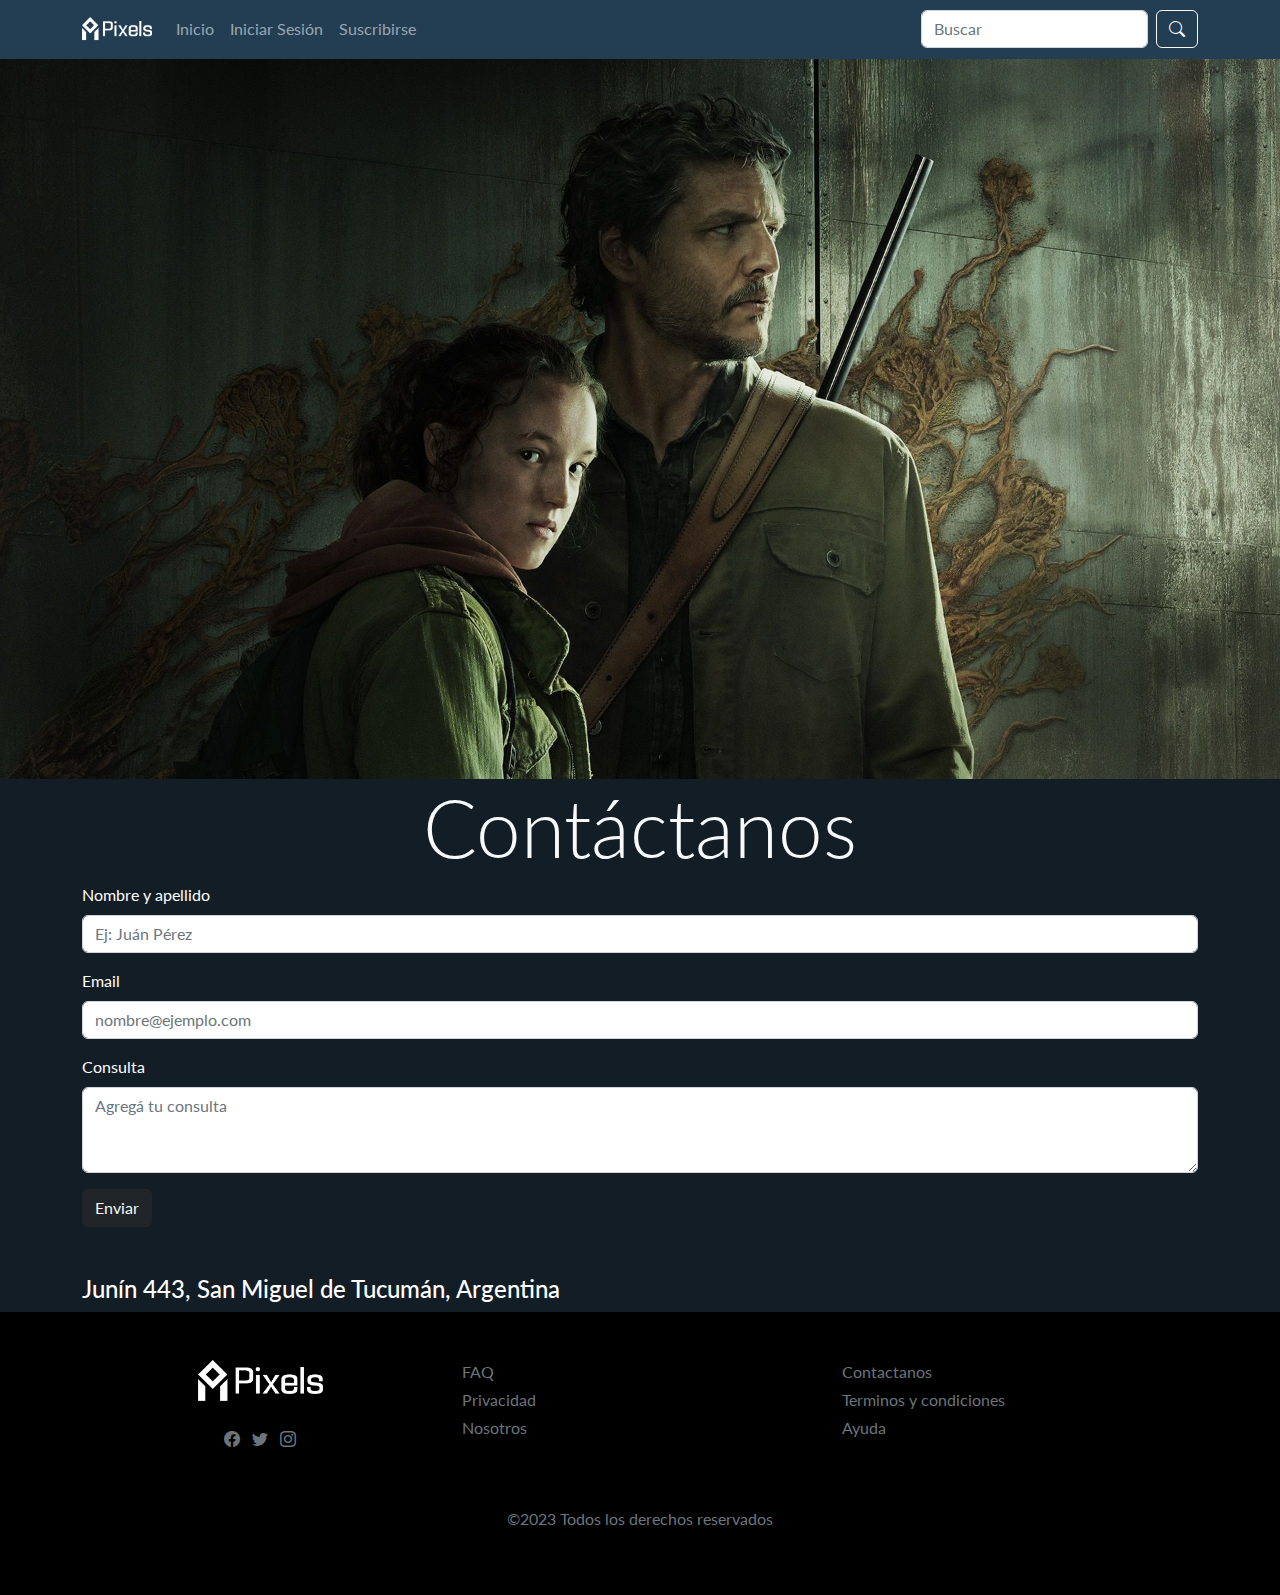
<file: pages/contacto.html>
<!DOCTYPE html>
<html lang="es">
  <head>
    <meta charset="UTF-8" />
    <meta http-equiv="X-UA-Compatible" content="IE=edge" />
    <meta name="viewport" content="width=device-width, initial-scale=1.0" />
    <meta name="author" content="grupo_2" />
    <meta
      name="description"
      content="Servicio de series y películas vía streaming"
    />
    <meta
      name="keywords"
      content="prime, películas, series, amazon, streaming"
    />
    <title>Pixels</title>
    <link rel="stylesheet" href="../css/bootstrap.min.css" />
    <link
      rel="stylesheet"
      href="https://cdn.jsdelivr.net/npm/bootstrap-icons@1.10.2/font/bootstrap-icons.css"
    />
    <link rel="preconnect" href="https://fonts.googleapis.com" />
    <link rel="preconnect" href="https://fonts.gstatic.com" crossorigin />
    <link
      href="https://fonts.googleapis.com/css2?family=Lato:wght@300;400;700;900&display=swap"
      rel="stylesheet"
    />
    <link rel="stylesheet" href="../css/style.css" />
    <link rel="icon" href="../img/logo/icon.png" />
  </head>
  <body>
    <header>
      <nav class="navbar navbar-expand-lg navegation navbar-dark">
        <div class="container">
          <a class="navbar-brand navbar-logo" href="../index.html"
            ><img
              src="../img/logo/cover_white.png"
              alt="Logo"
              class="img-fluid"
          /></a>
          <button
            class="navbar-toggler"
            type="button"
            data-bs-toggle="collapse"
            data-bs-target="#navbarSupportedContent"
            aria-controls="navbarSupportedContent"
            aria-expanded="false"
            aria-label="Toggle navigation"
          >
            <span class="navbar-toggler-icon"></span>
          </button>
          <div class="collapse navbar-collapse" id="navbarSupportedContent">
            <ul class="navbar-nav me-auto mb-2 mb-lg-0">
              <li class="nav-item">
                <a class="nav-link" aria-current="page" href="../index.html"
                  >Inicio</a
                >
              </li>
              <li class="nav-item">
                <button
                  type="button"
                  class="border-0 bg-transparent nav-link"
                  data-bs-toggle="modal"
                  data-bs-target="#loginModal"
                >
                  Iniciar Sesión
                </button>
              </li>
              <li class="nav-item">
                <a class="nav-link" href="./suscripcion.html">Suscribirse</a>
              </li>
            </ul>
            <form action="./error404.html" class="d-flex" role="search">
              <input
                class="form-control me-2"
                type="search"
                placeholder="Buscar"
                aria-label="Search"
                maxlength="25"
              />
              <button class="btn btn-outline-light" type="submit">
                <i class="bi bi-search"></i>
              </button>
            </form>
          </div>
        </div>
      </nav>
    </header>
    <main class="text-white formularioContacto">
      <img src="../img/theLastOfUs.jpg" alt="The Last of Us" class="w-100" />
      <section class="container">
        <h1 class="display-1 text-center text-light">Contáctanos</h1>
        <form action="./error404.html">
          <div class="mb-3">
            <label for="contactoFormControlInput1" class="form-label"
              >Nombre y apellido</label
            >
            <input
              type="text"
              required
              class="form-control"
              minlength="5"
              maxlength="120"
              id="contactoFormControlInput1"
              placeholder="Ej: Juán Pérez"
            />
          </div>
          <div class="mb-3">
            <label for="contactoFormControlInput1" class="form-label"
              >Email</label
            >
            <input
              type="email"
              required
              class="form-control"
              minlength="5"
              maxlength="120"
              id="contactoFormControlInput1"
              placeholder="nombre@ejemplo.com"
            />
          </div>
          <div class="mb-3">
            <label for="contactoFormControlTextarea1" class="form-label"
              >Consulta</label
            >
            <textarea
              class="form-control"
              type="text"
              id="contactoFormControlTextarea1"
              minlength="5"
              maxlength="1000"
              rows="3"
              placeholder="Agregá tu consulta"
            ></textarea>
          </div>
          <button type="submit" class="btn bg-dark text-light">Enviar</button>
        </form>
        <h4 class="mt-5">Junín 443, San Miguel de Tucumán, Argentina</h4>
      </section>
      <section
        class="modal fade"
        id="loginModal"
        tabindex="-1"
        aria-labelledby="loginModalLabel"
        aria-hidden="true"
      >
        <div class="modal-dialog modal-dialog-centered">
          <div class="modal-content bg-mirage px-3 py-2">
            <div class="modal-header">
              <h1 class="display-6 text-white">Iniciar Sesión</h1>
              <button
                type="button"
                class="btn-close btn-close-white"
                data-bs-dismiss="modal"
                aria-label="Close"
              ></button>
            </div>
            <div class="modal-body">
              <form action="./error404.html" class="text-white">
                <div class="mb-3">
                  <label for="contactoFormControlInput1" class="form-label"
                    >Usuario</label
                  >
                  <input
                    type="text"
                    required
                    class="form-control"
                    minlength="5"
                    maxlength="40"
                    id="contactoFormControlInput1"
                  />
                </div>
                <div class="mb-3">
                  <label for="contactoFormControlInput1" class="form-label"
                    >Contraseña</label
                  >
                  <input
                    type="password"
                    required
                    class="form-control"
                    minlength="8"
                    maxlength="40"
                    id="contactoFormControlInput1"
                  />
                </div>
                <button type="submit" class="btn bg-dark text-light w-100">
                  Ingresar
                </button>
                <input
                  class="my-4"
                  type="checkbox"
                  value="azul"
                  name="coloresRGB"
                />
                <label>Recordarme</label>
                <br />
                <a class="text-end" href="./error404.html"
                  >¿Olvidaste tu contraseña?</a
                >
              </form>
            </div>
          </div>
        </div>
      </section>
    </main>
    <footer class="bg-black text-secondary py-5">
      <section class="container">
        <div class="row">
          <aside class="col-lg-4 mb-4 d-flex flex-lg-column align-items-center">
            <a href="../index.html"
              ><img
                src="../img/logo/cover_white.png"
                alt="imagen logotipo"
                class="w-125px"
            /></a>
            <div class="ms-3 my-lg-3 ms-lg-0">
              <a href="./error404.html"
                ><i class="bi bi-facebook text-secondary"></i
              ></a>
              <a href="./error404.html"
                ><i class="bi bi-twitter text-secondary mx-2"></i
              ></a>
              <a href="./error404.html"
                ><i class="bi bi-instagram text-secondary"></i
              ></a>
            </div>
          </aside>
          <aside class="col-md-6 col-lg-4 mb-3">
            <a
              href="./error404.html"
              class="text-decoration-none text-secondary d-block"
              >FAQ</a
            >
            <a
              href="./error404.html"
              class="text-decoration-none text-secondary d-block my-1"
              >Privacidad</a
            >
            <a
              href="./nosotros.html"
              class="text-decoration-none text-secondary d-block"
              >Nosotros</a
            >
          </aside>
          <aside class="col-md-6 col-lg-4 mb-3">
            <a
              href="./contacto.html"
              class="text-decoration-none text-secondary d-block"
              >Contactanos</a
            >
            <a
              href="./error404.html"
              class="text-decoration-none text-secondary d-block my-1"
              >Terminos y condiciones</a
            >
            <a
              href="./error404.html"
              class="text-decoration-none text-secondary d-block"
              >Ayuda</a
            >
          </aside>
          <aside class="text-md-center mt-3">
            <p>&copy;2023 Todos los derechos reservados</p>
          </aside>
        </div>
      </section>
    </footer>
    <script src="../js/bootstrap.min.js"></script>
  </body>
</html>
</file>
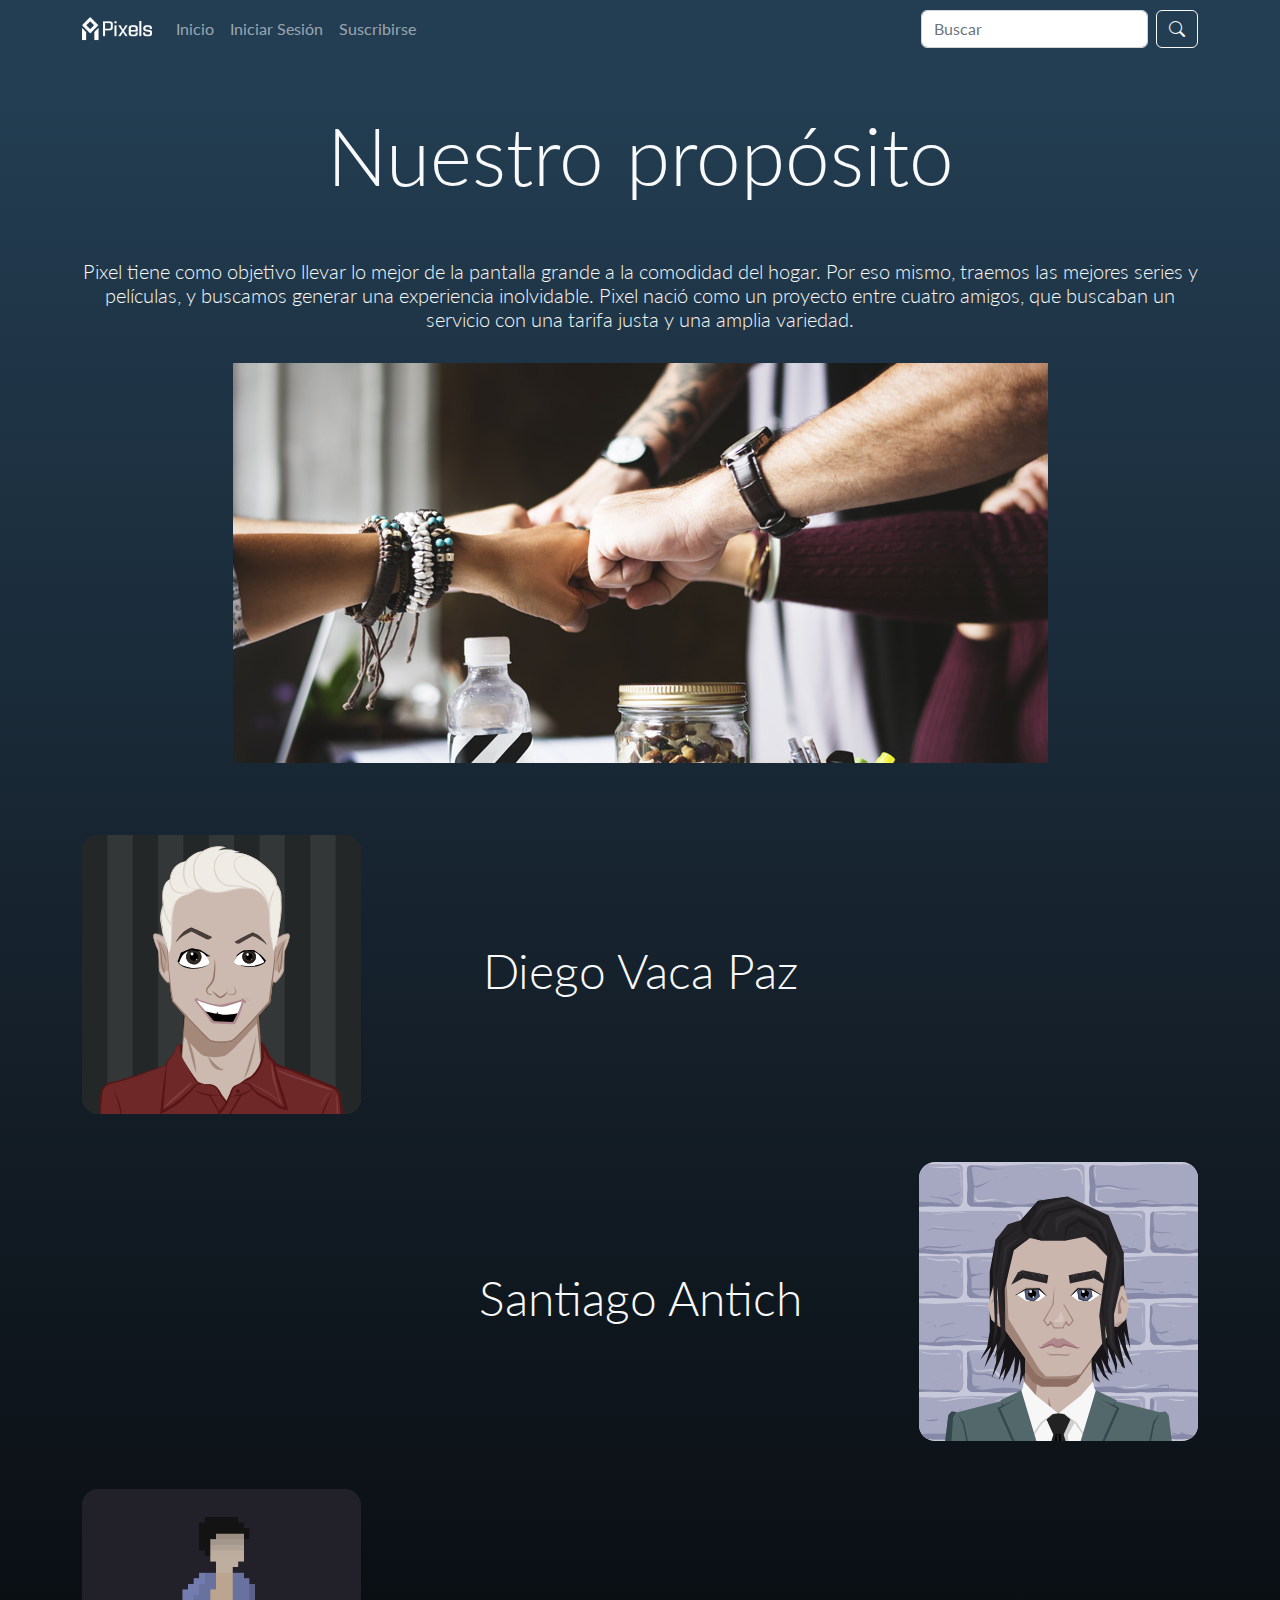
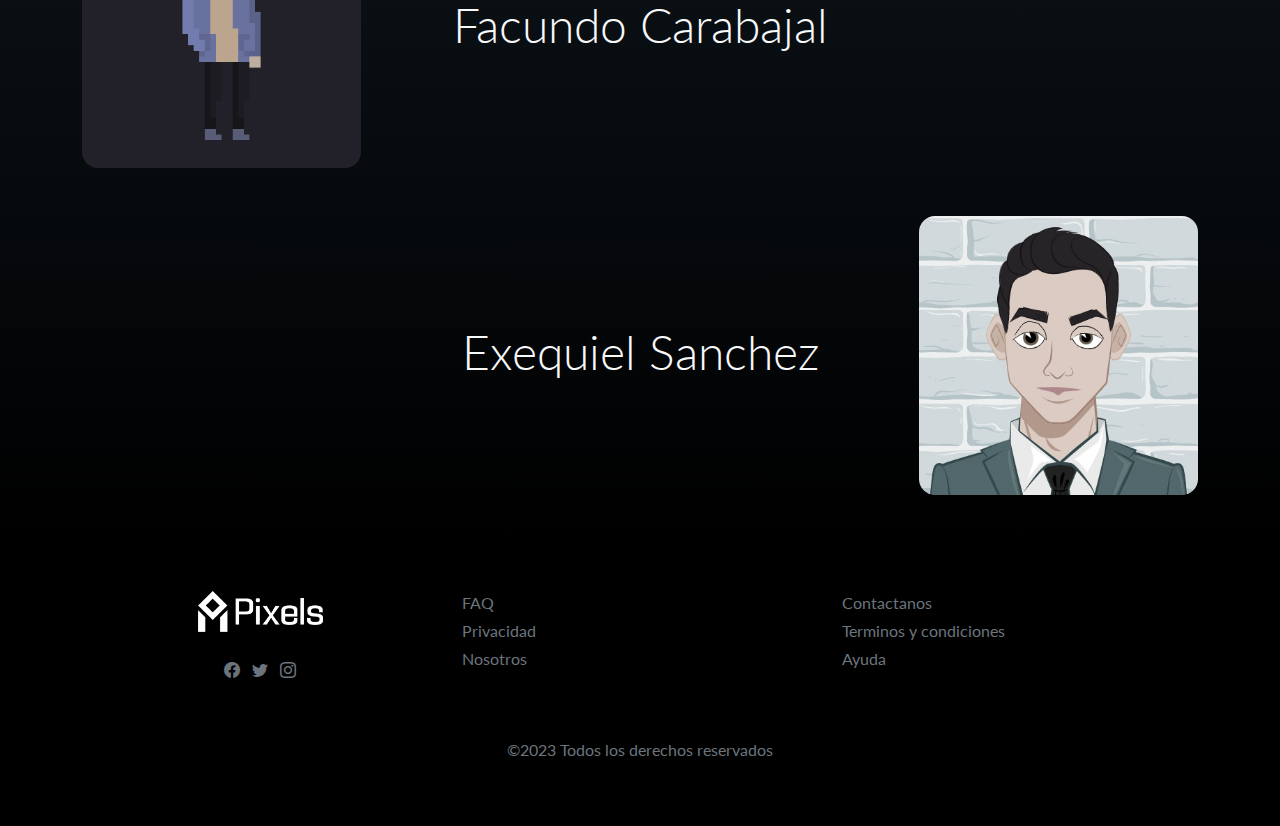
<file: pages/nosotros.html>
<!DOCTYPE html>
<html lang="es">
  <head>
    <meta charset="UTF-8" />
    <meta http-equiv="X-UA-Compatible" content="IE=edge" />
    <meta name="viewport" content="width=device-width, initial-scale=1.0" />
    <meta name="author" content="grupo_2" />
    <meta
      name="description"
      content="Servicio de series y películas vía streaming"
    />
    <meta
      name="keywords"
      content="prime, películas, series, amazon, streaming"
    />
    <title>Pixels</title>
    <link rel="stylesheet" href="../css/bootstrap.min.css" />
    <link
      rel="stylesheet"
      href="https://cdn.jsdelivr.net/npm/bootstrap-icons@1.10.2/font/bootstrap-icons.css"
    />
    <link rel="preconnect" href="https://fonts.googleapis.com" />
    <link rel="preconnect" href="https://fonts.gstatic.com" crossorigin />
    <link
      href="https://fonts.googleapis.com/css2?family=Lato:wght@300;400;700;900&display=swap"
      rel="stylesheet"
    />
    <link rel="stylesheet" href="../css/style.css" />
    <link rel="icon" href="../img/logo/icon.png" />
  </head>
  <body>
    <header>
      <nav class="navbar navbar-expand-lg navegation navbar-dark">
        <div class="container">
          <a class="navbar-brand navbar-logo" href="../index.html"
            ><img
              src="../img/logo/cover_white.png"
              alt="Logo"
              class="img-fluid"
          /></a>
          <button
            class="navbar-toggler"
            type="button"
            data-bs-toggle="collapse"
            data-bs-target="#navbarSupportedContent"
            aria-controls="navbarSupportedContent"
            aria-expanded="false"
            aria-label="Toggle navigation"
          >
            <span class="navbar-toggler-icon"></span>
          </button>
          <div class="collapse navbar-collapse" id="navbarSupportedContent">
            <ul class="navbar-nav me-auto mb-2 mb-lg-0">
              <li class="nav-item">
                <a class="nav-link" aria-current="page" href="../index.html"
                  >Inicio</a
                >
              </li>
              <li class="nav-item">
                <button
                  type="button"
                  class="border-0 bg-transparent nav-link"
                  data-bs-toggle="modal"
                  data-bs-target="#loginModal"
                >
                  Iniciar Sesión
                </button>
              </li>
              <li class="nav-item">
                <a class="nav-link" href="./suscripcion.html">Suscribirse</a>
              </li>
            </ul>
            <form action="./error404.html" class="d-flex" role="search">
              <input
                class="form-control me-2"
                type="search"
                placeholder="Buscar"
                aria-label="Search"
                maxlength="25"
              />
              <button class="btn btn-outline-light" type="submit">
                <i class="bi bi-search"></i>
              </button>
            </form>
          </div>
        </div>
      </nav>
    </header>
    <main class="bg-nosotros">
      <section class="container text-light text-center">
        <h1 class="text-center display-1 py-5">Nuestro propósito</h1>
        <h3 class="text-center lead">
          Pixel tiene como objetivo llevar lo mejor de la pantalla grande a la
          comodidad del hogar. Por eso mismo, traemos las mejores series y
          películas, y buscamos generar una experiencia inolvidable. Pixel nació
          como un proyecto entre cuatro amigos, que buscaban un servicio con una
          tarifa justa y una amplia variedad.
        </h3>
        <img
          src="../img/sobreNosotros.jpg"
          class="py-4 img-fluid"
          alt="Puños chocando"
        />
      </section>
      <section class="container my-5 text-light">
        <article class="d-md-flex text-center text-md-start">
          <img
            src="../img/diegoVacaAvatar.svg"
            alt="Diego"
            class="w-25 rounded-4 filtroCategorias"
          />
          <aside
            class="d-flex justify-content-center align-items-center w-nosotrosNombre mt-3 mt-md-0"
          >
            <h4 class="display-5">Diego Vaca Paz</h4>
          </aside>
        </article>
        <article
          class="d-md-flex my-5 flex-md-row-reverse text-center text-md-start"
        >
          <img
            src="../img/santiagoAntichAvatar.svg"
            alt="Santiago"
            class="w-25 rounded-4 filtroCategorias"
          />
          <aside
            class="d-flex justify-content-center align-items-center w-nosotrosNombre mt-3 mt-md-0"
          >
            <h4 class="display-5">Santiago Antich</h4>
          </aside>
        </article>
        <article class="d-md-flex my-5 text-center text-md-start">
          <img
            src="../img/AvatarCarabajalFacundo.png"
            alt="Facundo"
            class="w-25 rounded-4 filtroCategorias"
          />
          <aside
            class="d-flex justify-content-center align-items-center w-nosotrosNombre mt-3 mt-md-0"
          >
            <h4 class="display-5">Facundo Carabajal</h4>
          </aside>
        </article>
        <article
          class="d-md-flex flex-md-row-reverse text-center text-md-start"
        >
          <img
            src="../img/AvatarExequielSanchez.jpeg"
            alt="Exequiel"
            class="w-25 rounded-4 filtroCategorias"
          />
          <aside
            class="d-flex justify-content-center align-items-center w-nosotrosNombre mt-3 mt-md-0"
          >
            <h4 class="display-5">Exequiel Sanchez</h4>
          </aside>
        </article>
      </section>
      <section
        class="modal fade"
        id="loginModal"
        tabindex="-1"
        aria-labelledby="loginModalLabel"
        aria-hidden="true"
      >
        <div class="modal-dialog modal-dialog-centered">
          <div class="modal-content bg-mirage px-3 py-2">
            <div class="modal-header">
              <h1 class="display-6 text-white">Iniciar Sesión</h1>
              <button
                type="button"
                class="btn-close btn-close-white"
                data-bs-dismiss="modal"
                aria-label="Close"
              ></button>
            </div>
            <div class="modal-body">
              <form action="./pages/error404.html" class="text-white">
                <div class="mb-3">
                  <label for="contactoFormControlInput1" class="form-label"
                    >Usuario</label
                  >
                  <input
                    type="text"
                    required
                    class="form-control"
                    minlength="5"
                    maxlength="40"
                    id="contactoFormControlInput1"
                  />
                </div>
                <div class="mb-3">
                  <label for="contactoFormControlInput1" class="form-label"
                    >Contraseña</label
                  >
                  <input
                    type="password"
                    required
                    class="form-control"
                    minlength="8"
                    maxlength="40"
                    id="contactoFormControlInput1"
                  />
                </div>
                <button type="submit" class="btn bg-dark text-light w-100">
                  Ingresar
                </button>
                <input
                  class="my-4"
                  type="checkbox"
                  value="azul"
                  name="coloresRGB"
                />
                <label>Recordarme</label>
                <br />
                <a class="text-end" href="./error404.html"
                  >¿Olvidaste tu contraseña?</a
                >
              </form>
            </div>
          </div>
        </div>
      </section>
    </main>
    <footer class="bg-black text-secondary py-5">
      <section class="container">
        <div class="row">
          <aside class="col-lg-4 mb-4 d-flex flex-lg-column align-items-center">
            <a href="../index.html"
              ><img
                src="../img/logo/cover_white.png"
                alt="imagen logotipo"
                class="w-125px"
            /></a>
            <div class="ms-3 my-lg-3 ms-lg-0">
              <a href="./error404.html"
                ><i class="bi bi-facebook text-secondary"></i
              ></a>
              <a href="./error404.html"
                ><i class="bi bi-twitter text-secondary mx-2"></i
              ></a>
              <a href="./error404.html"
                ><i class="bi bi-instagram text-secondary"></i
              ></a>
            </div>
          </aside>
          <aside class="col-md-6 col-lg-4 mb-3">
            <a
              href="./error404.html"
              class="text-decoration-none text-secondary d-block"
              >FAQ</a
            >
            <a
              href="./error404.html"
              class="text-decoration-none text-secondary d-block my-1"
              >Privacidad</a
            >
            <a
              href="./nosotros.html"
              class="text-decoration-none text-secondary d-block"
              >Nosotros</a
            >
          </aside>
          <aside class="col-md-6 col-lg-4 mb-3">
            <a
              href="./contacto.html"
              class="text-decoration-none text-secondary d-block"
              >Contactanos</a
            >
            <a
              href="./error404.html"
              class="text-decoration-none text-secondary d-block my-1"
              >Terminos y condiciones</a
            >
            <a
              href="./error404.html"
              class="text-decoration-none text-secondary d-block"
              >Ayuda</a
            >
          </aside>
          <aside class="text-md-center mt-3">
            <p>&copy;2023 Todos los derechos reservados</p>
          </aside>
        </div>
      </section>
    </footer>
    <script src="../js/bootstrap.min.js"></script>
  </body>
</html>
</file>
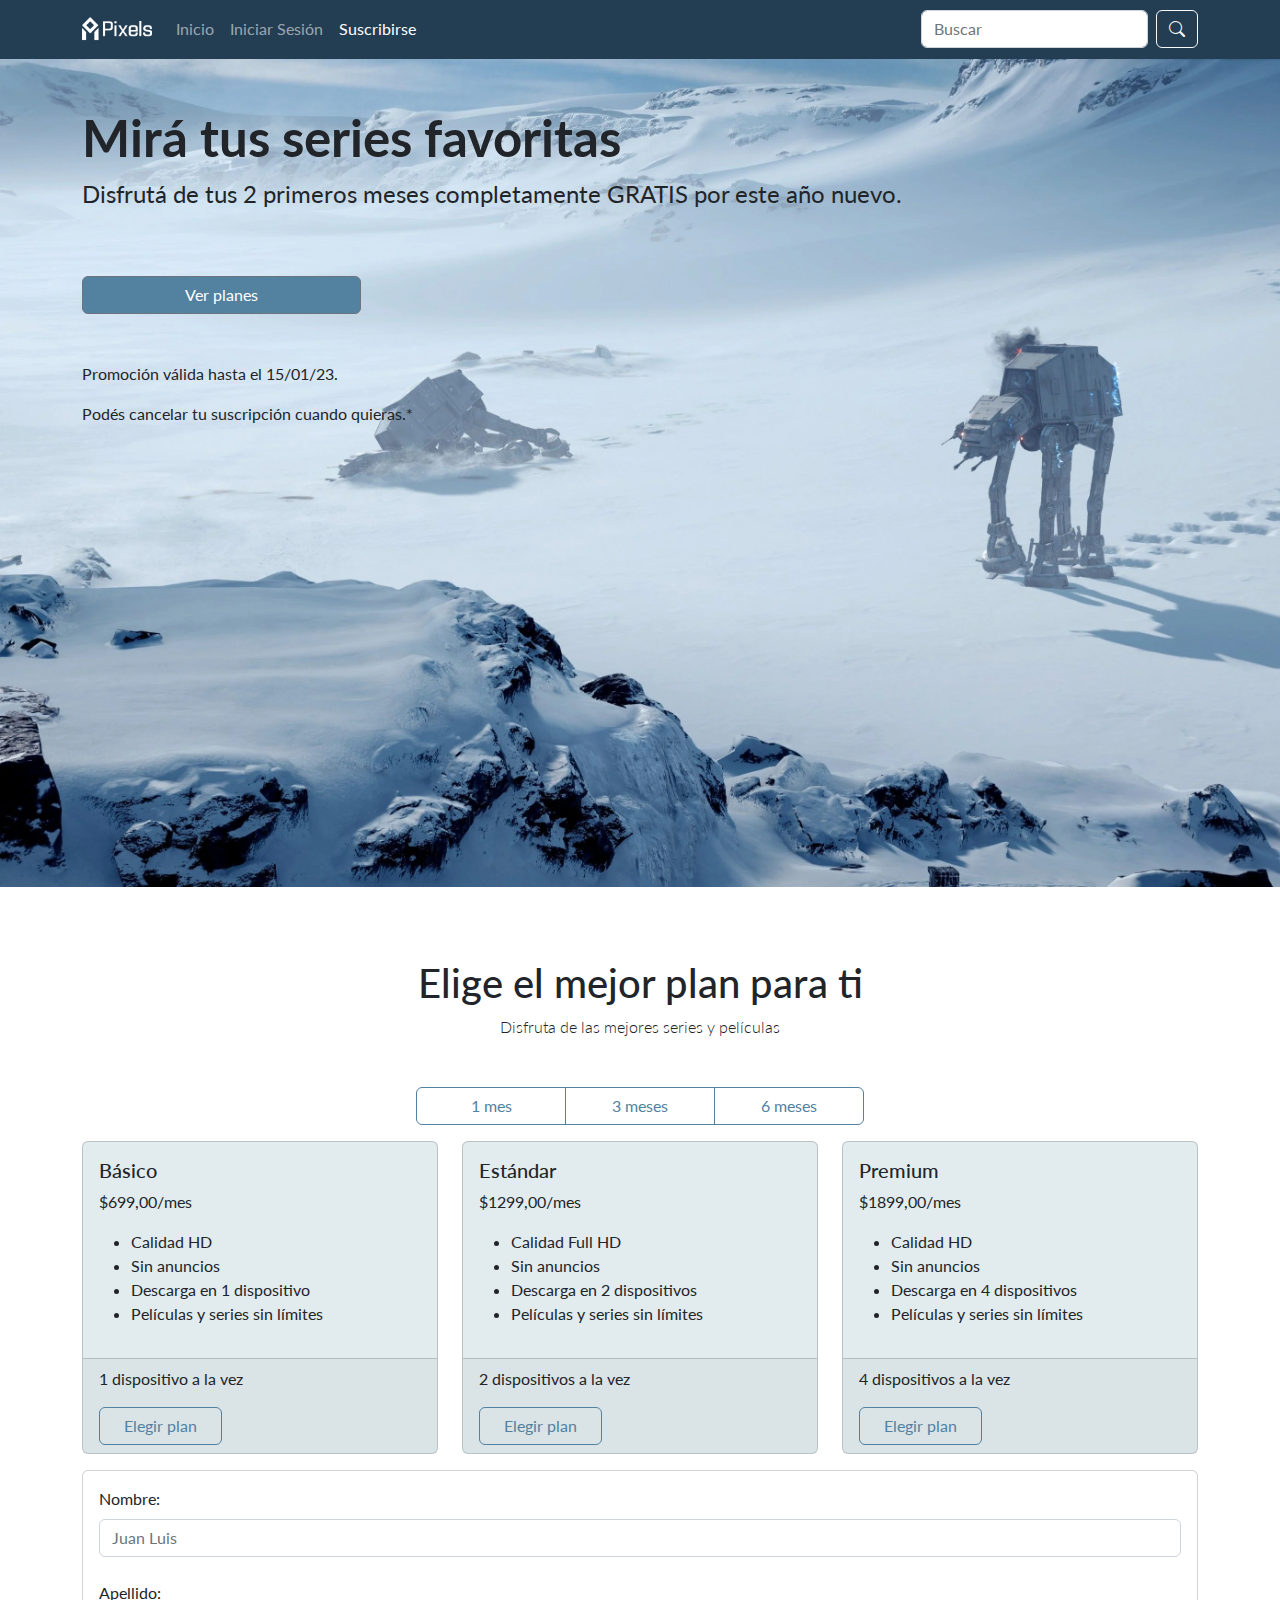
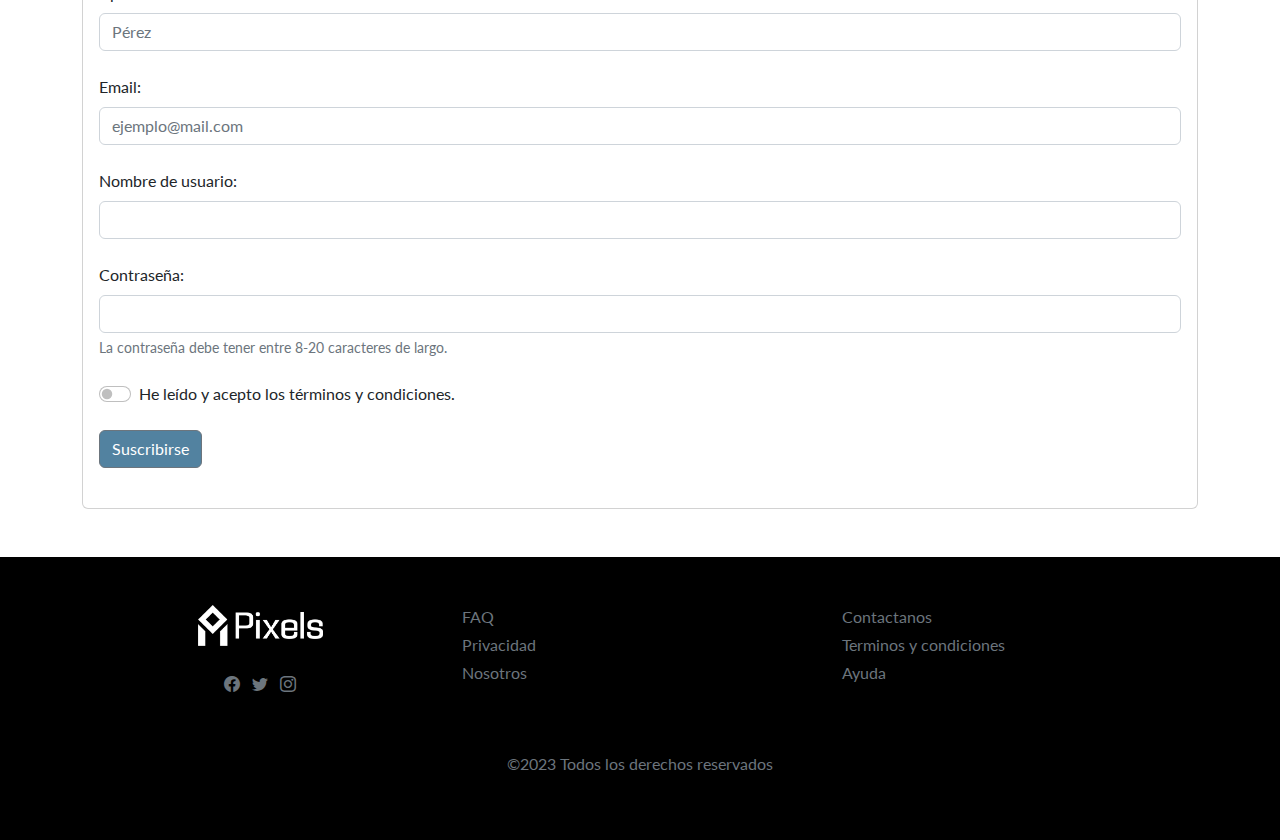
<file: pages/suscripcion.html>
<!DOCTYPE html>
<html lang="es">
  <head>
    <meta charset="UTF-8" />
    <meta http-equiv="X-UA-Compatible" content="IE=edge" />
    <meta name="viewport" content="width=device-width, initial-scale=1.0" />
    <meta name="author" content="grupo_2" />
    <meta
      name="description"
      content="Servicio de series y películas vía streaming"
    />
    <meta
      name="keywords"
      content="prime, películas, series, amazon, streaming"
    />
    <title>Pixels</title>
    <link rel="stylesheet" href="../css/bootstrap.min.css" />
    <link
      rel="stylesheet"
      href="https://cdn.jsdelivr.net/npm/bootstrap-icons@1.10.2/font/bootstrap-icons.css"
    />
    <link rel="preconnect" href="https://fonts.googleapis.com" />
    <link rel="preconnect" href="https://fonts.gstatic.com" crossorigin />
    <link
      href="https://fonts.googleapis.com/css2?family=Lato:wght@300;400;700;900&display=swap"
      rel="stylesheet"
    />
    <link rel="stylesheet" href="../css/style.css" />
    <link rel="icon" href="../img/logo/icon.png" />
  </head>
  <body>
    <header>
      <nav class="navbar navbar-expand-lg navegation navbar-dark">
        <div class="container">
          <a class="navbar-brand navbar-logo" href="../index.html"
            ><img
              src="../img/logo/cover_white.png"
              alt="Logo"
              class="img-fluid"
          /></a>
          <button
            class="navbar-toggler"
            type="button"
            data-bs-toggle="collapse"
            data-bs-target="#navbarSupportedContent"
            aria-controls="navbarSupportedContent"
            aria-expanded="false"
            aria-label="Toggle navigation"
          >
            <span class="navbar-toggler-icon"></span>
          </button>
          <div class="collapse navbar-collapse" id="navbarSupportedContent">
            <ul class="navbar-nav me-auto mb-2 mb-lg-0">
              <li class="nav-item">
                <a class="nav-link" aria-current="page" href="../index.html"
                  >Inicio</a
                >
              </li>
              <li class="nav-item">
                <button
                  type="button"
                  class="border-0 bg-transparent nav-link"
                  data-bs-toggle="modal"
                  data-bs-target="#loginModal"
                >
                  Iniciar Sesión
                </button>
              </li>
              <li class="nav-item">
                <a class="nav-link active" href="./suscripcion.html"
                  >Suscribirse</a
                >
              </li>
            </ul>
            <form action="./error404.html" class="d-flex" role="search">
              <input
                class="form-control me-2"
                type="search"
                placeholder="Buscar"
                aria-label="Search"
                maxlength="25"
              />
              <button class="btn btn-outline-light" type="submit">
                <i class="bi bi-search"></i>
              </button>
            </form>
          </div>
        </div>
      </nav>
    </header>
    <main>
      <section class="bg-img-suscripcion py-5">
        <article class="container">
          <h2 class="fs-0 fw-bold">Mirá tus series favoritas</h2>
          <p class="fs-4">
            Disfrutá de tus 2 primeros meses completamente GRATIS por este año
            nuevo.
          </p>
          <a href="#planes" class="btn btn-prime btn-resize my-5">Ver planes</a>
          <p>Promoción válida hasta el 15/01/23.</p>
          <p>Podés cancelar tu suscripción cuando quieras.*</p>
        </article>
      </section>
      <section class="w-100 py-5" id="planes">
        <div class="container">
          <article class="text-center pt-4">
            <h1>Elige el mejor plan para ti</h1>
            <p class="lead fs-6">Disfruta de las mejores series y películas</p>
          </article>
          <form action="./error404.html">
            <article class="text-center mt-5 mb-3">
              <div
                class="btn-group radio-planes"
                role="planSelector"
                aria-label="Basic radio toggle button group"
              >
                <input
                  type="radio"
                  class="btn-check"
                  name="btnradio"
                  id="btn1mes"
                  autocomplete="off"
                  value="1"
                />
                <label
                  class="btn btn-outline-prime px-4 radio-plan"
                  for="btn1mes"
                  >1 mes</label
                >
                <input
                  type="radio"
                  class="btn-check"
                  name="btnradio"
                  id="btn3meses"
                  autocomplete="off"
                  value="3"
                  required
                />
                <label
                  class="btn btn-outline-prime px-4 radio-plan"
                  for="btn3meses"
                  >3 meses</label
                >
                <input
                  type="radio"
                  class="btn-check"
                  name="btnradio"
                  id="btn6meses"
                  autocomplete="off"
                  value="6"
                />
                <label
                  class="btn btn-outline-prime px-4 radio-plan"
                  for="btn6meses"
                  >6 meses</label
                >
              </div>
            </article>
            <article class="row justify-content-evenly">
              <aside class="col-md-6 col-lg-4 mb-3">
                <article class="card card-suscripcion">
                  <div class="card-body">
                    <h5>Básico</h5>
                    <p>$699,00/mes</p>
                    <ul class="">
                      <li class="">Calidad HD</li>
                      <li class="">Sin anuncios</li>
                      <li class="">Descarga en 1 dispositivo</li>
                      <li class="">Películas y series sin límites</li>
                    </ul>
                  </div>
                  <div class="card-footer">
                    <p class="card-text">1 dispositivo a la vez</p>
                    <input
                      type="radio"
                      class="btn-check"
                      name="btnradioplan"
                      id="btnPlanA"
                      autocomplete="off"
                      value="1"
                    />
                    <label
                      class="btn btn-outline-prime px-4 btn-smaller"
                      for="btnPlanA"
                      >Elegir plan</label
                    >
                  </div>
                </article>
              </aside>
              <aside class="col-md-6 col-lg-4 mb-3">
                <article class="card card-suscripcion">
                  <div class="card-body">
                    <h5>Estándar</h5>
                    <p>$1299,00/mes</p>
                    <ul class="">
                      <li class="">Calidad Full HD</li>
                      <li class="">Sin anuncios</li>
                      <li class="">Descarga en 2 dispositivos</li>
                      <li class="">Películas y series sin límites</li>
                    </ul>
                  </div>
                  <div class="card-footer">
                    <p class="card-text">2 dispositivos a la vez</p>
                    <input
                      type="radio"
                      class="btn-check"
                      name="btnradioplan"
                      id="btnPlanB"
                      autocomplete="off"
                      value="2"
                      required
                    />
                    <label
                      class="btn btn-outline-prime px-4 btn-smaller"
                      for="btnPlanB"
                      >Elegir plan</label
                    >
                  </div>
                </article>
              </aside>
              <aside class="col-md-6 col-lg-4 mb-3 mt-md-4 mt-lg-0">
                <article class="card card-suscripcion">
                  <div class="card-body">
                    <h5>Premium</h5>
                    <p>$1899,00/mes</p>
                    <ul class="">
                      <li class="">Calidad HD</li>
                      <li class="">Sin anuncios</li>
                      <li class="">Descarga en 4 dispositivos</li>
                      <li class="">Películas y series sin límites</li>
                    </ul>
                  </div>
                  <div class="card-footer">
                    <p class="card-text">4 dispositivos a la vez</p>
                    <input
                      type="radio"
                      class="btn-check"
                      name="btnradioplan"
                      id="btnPlanC"
                      autocomplete="off"
                      value="3"
                    />
                    <label
                      class="btn btn-outline-prime px-4 btn-smaller"
                      for="btnPlanC"
                      >Elegir plan</label
                    >
                  </div>
                </article>
              </aside>
            </article>
            <article>
              <div class="card p-3">
                <div class="mb-4">
                  <label for="nombre" class="form-label">Nombre:</label>
                  <input
                    type="text"
                    class="form-control"
                    placeholder="Juan Luis"
                    id="nombre"
                    required
                    minlength="2"
                    maxlength="35"
                  />
                </div>
                <div class="mb-4">
                  <label for="apellido" class="form-label">Apellido:</label>
                  <input
                    type="text"
                    class="form-control"
                    placeholder="Pérez"
                    id="apellido"
                    required
                    minlength="3"
                    maxlength="35"
                  />
                </div>
                <div class="mb-4">
                  <label for="email" class="form-label">Email:</label>
                  <input
                    type="email"
                    class="form-control"
                    id="email"
                    placeholder="ejemplo@mail.com"
                    required
                    maxlength="55"
                  />
                </div>
                <div class="mb-4">
                  <label for="username" class="form-label">Nombre de usuario:</label>
                  <input
                    type="text"
                    required
                    class="form-control"
                    minlength="5"
                    maxlength="40"
                    id="username"
                  />
                </div>
                <div class="mb-4">
                  <label for="password" class="form-label">Contraseña:</label>
                  <input
                    type="password"
                    class="form-control"
                    id="password"
                    required
                    minlength="8"
                    maxlength="20"
                    aria-describedby="passwordHelpBlock"
                  />
                  <div id="passwordHelpBlock" class="form-text">
                    La contraseña debe tener entre 8-20 caracteres de largo.
                  </div>
                </div>
                <div class="form-check form-switch mb-4">
                  <input
                    class="form-check-input"
                    type="checkbox"
                    role="switch"
                    required
                    id="switchTerminosCondiciones"
                  />
                  <label
                    class="form-check-label"
                    for="switchTerminosCondiciones"
                    >He leído y acepto los términos y condiciones.</label
                  >
                </div>
                <div class="mb-4">
                  <button type="submit" class="btn btn-prime btn-smaller">
                    Suscribirse
                  </button>
                </div>
              </div>
            </article>
          </form>
        </div>
      </section>
      <section
        class="modal fade"
        id="loginModal"
        tabindex="-1"
        aria-labelledby="loginModalLabel"
        aria-hidden="true"
      >
        <div class="modal-dialog modal-dialog-centered">
          <div class="modal-content bg-mirage px-3 py-2">
            <div class="modal-header">
              <h1 class="display-6 text-white">Iniciar Sesión</h1>
              <button
                type="button"
                class="btn-close btn-close-white"
                data-bs-dismiss="modal"
                aria-label="Close"
              ></button>
            </div>
            <div class="modal-body">
              <form action="./error404.html" class="text-white">
                <div class="mb-3">
                  <label for="contactoFormControlInput1" class="form-label"
                    >Usuario</label
                  >
                  <input
                    type="text"
                    required
                    class="form-control"
                    minlength="5"
                    maxlength="40"
                    id="contactoFormControlInput1"
                  />
                </div>
                <div class="mb-3">
                  <label for="contactoFormControlInput1" class="form-label"
                    >Contraseña</label
                  >
                  <input
                    type="password"
                    required
                    class="form-control"
                    minlength="8"
                    maxlength="40"
                    id="contactoFormControlInput1"
                  />
                </div>
                <button type="submit" class="btn bg-dark text-light w-100">
                  Ingresar
                </button>
                <input
                  class="my-4"
                  type="checkbox"
                  value="azul"
                  name="coloresRGB"
                />
                <label>Recordarme</label>
                <br />
                <a class="text-end" href="./error404.html"
                  >¿Olvidaste tu contraseña?</a
                >
              </form>
            </div>
          </div>
        </div>
      </section>
    </main>
    <footer class="bg-black text-secondary py-5">
      <section class="container">
        <div class="row">
          <aside class="col-lg-4 mb-4 d-flex flex-lg-column align-items-center">
            <a href="../index.html"
              ><img
                src="../img/logo/cover_white.png"
                alt="imagen logotipo"
                class="w-125px"
            /></a>
            <div class="ms-3 my-lg-3 ms-lg-0">
              <a href="./error404.html"
                ><i class="bi bi-facebook text-secondary"></i
              ></a>
              <a href="./error404.html"
                ><i class="bi bi-twitter text-secondary mx-2"></i
              ></a>
              <a href="./error404.html"
                ><i class="bi bi-instagram text-secondary"></i
              ></a>
            </div>
          </aside>
          <aside class="col-md-6 col-lg-4 mb-3">
            <a
              href="./error404.html"
              class="text-decoration-none text-secondary d-block"
              >FAQ</a
            >
            <a
              href="./error404.html"
              class="text-decoration-none text-secondary d-block my-1"
              >Privacidad</a
            >
            <a
              href="./nosotros.html"
              class="text-decoration-none text-secondary d-block"
              >Nosotros</a
            >
          </aside>
          <aside class="col-md-6 col-lg-4 mb-3">
            <a
              href="./contacto.html"
              class="text-decoration-none text-secondary d-block"
              >Contactanos</a
            >
            <a
              href="./error404.html"
              class="text-decoration-none text-secondary d-block my-1"
              >Terminos y condiciones</a
            >
            <a
              href="./error404.html"
              class="text-decoration-none text-secondary d-block"
              >Ayuda</a
            >
          </aside>
          <aside class="text-md-center mt-3">
            <p>&copy;2023 Todos los derechos reservados</p>
          </aside>
        </div>
      </section>
    </footer>
    <script src="../js/bootstrap.min.js"></script>
  </body>
</html>
</file>
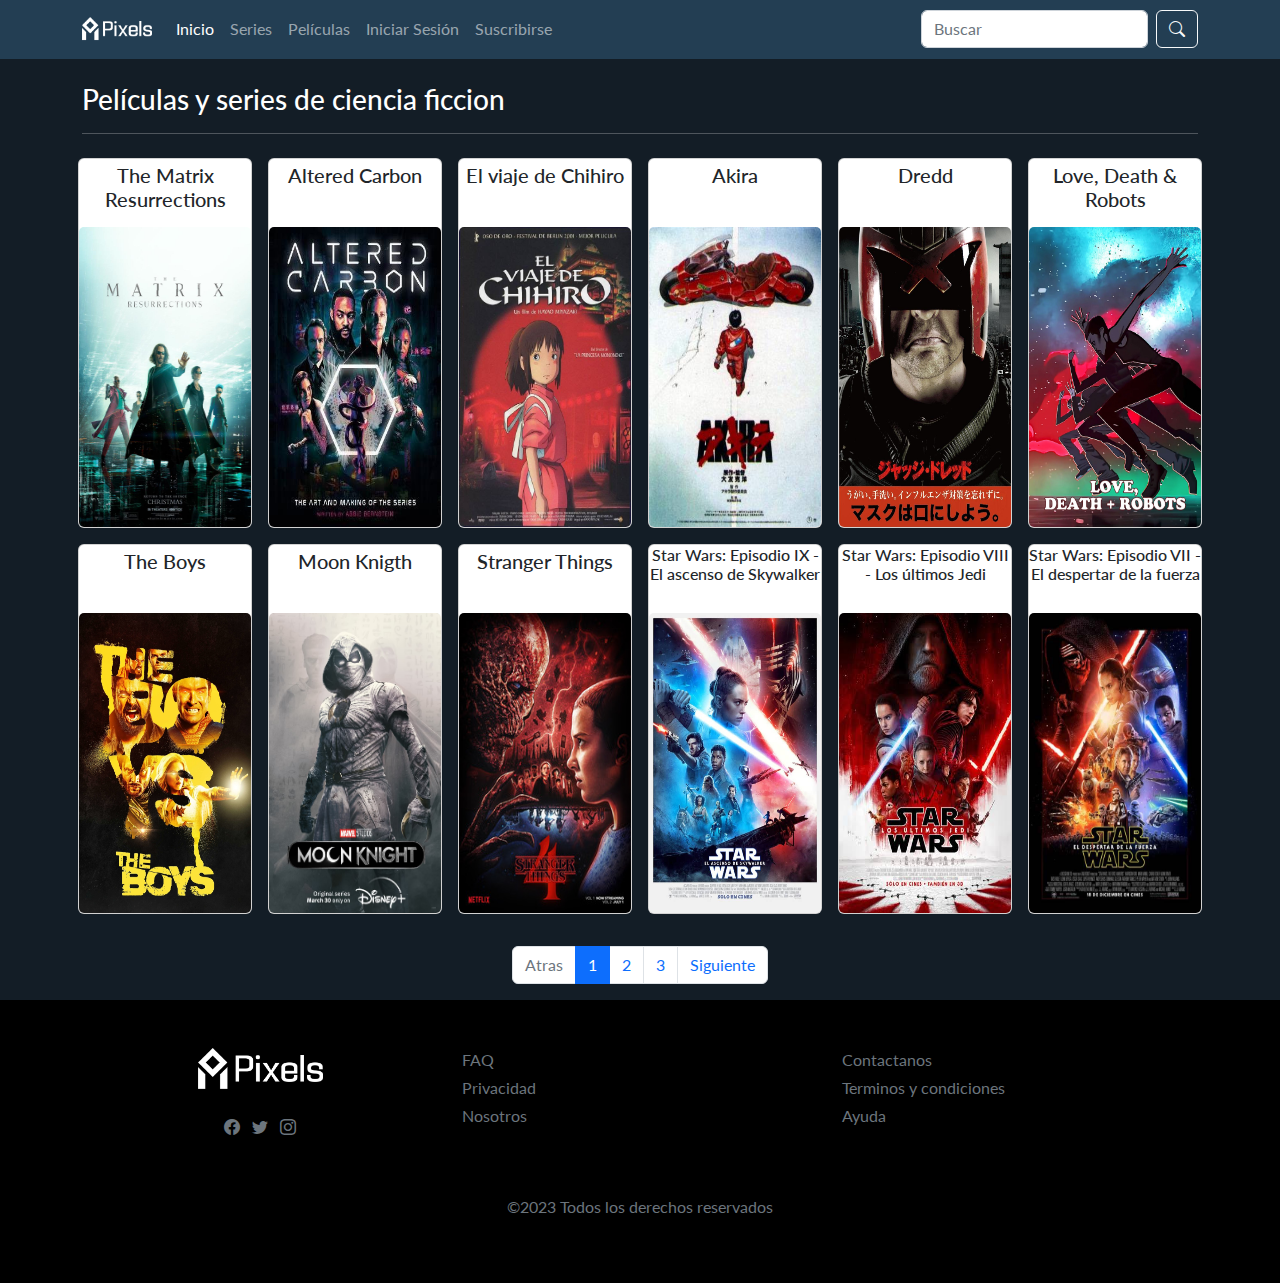
<file: pages/categorias/cienciaFiccion.html>
<!DOCTYPE html>
<html lang="es">
  <head>
    <meta charset="UTF-8" />
    <meta http-equiv="X-UA-Compatible" content="IE=edge" />
    <meta name="viewport" content="width=device-width, initial-scale=1.0" />
    <meta name="author" content="grupo_2" />
    <meta
      name="description"
      content="Servicio de series y películas vía streaming"
    />
    <meta
      name="keywords"
      content="prime, películas, series, amazon, streaming"
    />
    <link rel="stylesheet" href="../../css/bootstrap.min.css" />
    <link
      rel="stylesheet"
      href="https://cdn.jsdelivr.net/npm/bootstrap-icons@1.10.3/font/bootstrap-icons.css"
    />
    <link rel="preconnect" href="https://fonts.googleapis.com" />
    <link rel="preconnect" href="https://fonts.gstatic.com" crossorigin />
    <link
      href="https://fonts.googleapis.com/css2?family=Lato:wght@300;400;700;900&display=swap"
      rel="stylesheet"
    />
    <link rel="stylesheet" href="../../css/style.css" />
    <title>Pixels</title>
    <link rel="icon" href="../../img/logo/icon.png" />
  </head>
  <body>
    <header>
      <nav class="navbar navbar-expand-lg navegation navbar-dark">
        <div class="container">
          <a class="navbar-brand navbar-logo" href="../../index.html"
            ><img
              src="../../img/logo/cover_white.png"
              alt="Logo"
              class="img-fluid"
          /></a>
          <button
            class="navbar-toggler"
            type="button"
            data-bs-toggle="collapse"
            data-bs-target="#navbarSupportedContent"
            aria-controls="navbarSupportedContent"
            aria-expanded="false"
            aria-label="Toggle navigation"
          >
            <span class="navbar-toggler-icon"></span>
          </button>
          <div class="collapse navbar-collapse" id="navbarSupportedContent">
            <ul class="navbar-nav me-auto mb-2 mb-lg-0">
              <li class="nav-item">
                <a
                  class="nav-link active"
                  aria-current="page"
                  href="../../index.html"
                  >Inicio</a
                >
              </li>
              <li class="nav-item">
                <a href="../error404.html" class="nav-link">Series</a>
              </li>
              <li class="nav-item">
                <a href="../error404.html" class="nav-link">Películas</a>
              </li>
              <li class="nav-item">
                <button
                  type="button"
                  class="border-0 bg-transparent nav-link"
                  data-bs-toggle="modal"
                  data-bs-target="#loginModal"
                >
                  Iniciar Sesión
                </button>
              </li>
              <li class="nav-item">
                <a class="nav-link" href="../suscripcion.html">Suscribirse</a>
              </li>
            </ul>
            <form action="../error404.html" class="d-flex" role="search">
              <input
                class="form-control me-2"
                type="search"
                placeholder="Buscar"
                aria-label="Search"
                maxlength="25"
              />
              <button class="btn btn-outline-light" type="submit">
                <i class="bi bi-search"></i>
              </button>
            </form>
          </div>
        </div>
      </nav>
    </header>
    <main class="bg-mirage">
      <article class="mb-4 mt-4 container">
        <h3 class="text-white">Películas y series de ciencia ficcion</h3>
        <hr class="text-white" />
        <div class="row">
          <aside class="col-lg-2 col-md-4 p-2">
            <div class="card h-100">
              <a href="../error404.html" class="text-decoration-none">
                <div class="card-title text-center card-h-sugerido text-dark">
                  <h5 class="pt-1">The Matrix Resurrections</h5>
                </div>
                <img
                  class="card-img img-sugerido img-fluid w-100 p-0"
                  src="../../img/portadas_peliculas_series/MatrixResurrection.jpg"
                  alt="Portada de una pelicula"
                />
              </a>
            </div>
          </aside>
          <aside class="col-lg-2 col-md-4 p-2">
            <div class="card h-100">
              <a href="../error404.html" class="text-decoration-none">
                <div class="card-title text-center card-h-sugerido text-dark">
                  <h5 class="pt-1">Altered Carbon</h5>
                </div>
                <img
                  class="card-img img-sugerido img-fluid w-100 p-0"
                  src="../../img/portadas_peliculas_series/AlteredCarbon.jpg"
                  alt="Portada de una serie"
                />
              </a>
            </div>
          </aside>
          <aside class="col-lg-2 col-md-4 p-2">
            <div class="card h-100">
              <a
                href="../peliculas_series/ElViajeDeChihiro.html"
                class="text-decoration-none"
              >
                <div class="card-title text-center card-h-sugerido text-dark">
                  <h5 class="pt-1">El viaje de Chihiro</h5>
                </div>
                <img
                  class="card-img img-sugerido img-fluid w-100 p-0"
                  src="../../img/portadas_peliculas_series/ElViajedeChihiro.jpg"
                  alt="Portada de una pelicula"
                />
              </a>
            </div>
          </aside>
          <aside class="col-lg-2 col-md-4 p-2">
            <div class="card h-100">
              <a href="../error404.html" class="text-decoration-none">
                <div class="card-title text-center card-h-sugerido text-dark">
                  <h5 class="pt-1">Akira</h5>
                </div>
                <img
                  class="card-img img-sugerido img-fluid w-100 p-0"
                  src="../../img/portadas_peliculas_series/Akira.jpg"
                  alt="Portada de pelicula"
                />
              </a>
            </div>
          </aside>
          <aside class="col-lg-2 col-md-4 p-2">
            <div class="card h-100">
              <a href="../error404.html" class="text-decoration-none">
                <div class="card-title text-center card-h-sugerido text-dark">
                  <h5 class="pt-1">Dredd</h5>
                </div>
                <img
                  class="card-img img-sugerido img-fluid w-100 p-0"
                  src="../../img/portadas_peliculas_series/Dredd.jpg"
                  alt="Portada de pelicula"
                />
              </a>
            </div>
          </aside>
          <aside class="col-lg-2 col-md-4 p-2">
            <div class="card h-100">
              <a href="../error404.html" class="text-decoration-none">
                <div class="card-title text-center card-h-sugerido text-dark">
                  <h5 class="pt-1">Love, Death & Robots</h5>
                </div>
                <img
                  class="card-img img-sugerido img-fluid w-100 p-0"
                  src="../../img/portadas_peliculas_series/Love,Death_Robots.jpg"
                  alt="Portada de una serie"
                />
              </a>
            </div>
          </aside>
          <aside class="col-lg-2 col-md-4 p-2">
            <div class="card h-100">
              <a href="../error404.html" class="text-decoration-none">
                <div class="card-title text-center card-h-sugerido text-dark">
                  <h5 class="pt-1">The Boys</h5>
                </div>
                <img
                  class="card-img img-sugerido img-fluid w-100 p-0"
                  src="../../img/portadas_peliculas_series/TheBoys.jpg"
                  alt="Portada de una serie"
                />
              </a>
            </div>
          </aside>
          <aside class="col-lg-2 col-md-4 p-2">
            <div class="card h-100">
              <a href="../error404.html" class="text-decoration-none">
                <div class="card-title text-center card-h-sugerido text-dark">
                  <h5 class="pt-1">Moon Knigth</h5>
                </div>
                <img
                  class="card-img img-sugerido img-fluid w-100 p-0"
                  src="../../img/portadas_peliculas_series/MoonKnight.jpg"
                  alt="Portada de una serie"
                />
              </a>
            </div>
          </aside>
          <aside class="col-lg-2 col-md-4 p-2">
            <div class="card h-100">
              <a href="../error404.html" class="text-decoration-none">
                <div class="card-title text-center card-h-sugerido text-dark">
                  <h5 class="pt-1">Stranger Things</h5>
                </div>
                <img
                  class="card-img img-sugerido img-fluid w-100 p-0"
                  src="../../img/portadas_peliculas_series/StrangerThings.jpg"
                  alt="Portada de una serie"
                />
              </a>
            </div>
          </aside>
          <aside class="col-lg-2 col-md-4 p-2">
            <div class="card h-100">
              <a href="../error404.html" class="text-decoration-none">
                <div class="card-title text-center card-h-sugerido text-dark">
                  <h5 class="fs-6">
                    Star Wars: Episodio IX - El ascenso de Skywalker
                  </h5>
                </div>
                <img
                  class="card-img img-sugerido img-fluid w-100 p-0"
                  src="../../img/portadas_peliculas_series/StarWarsEpisodioIX.jpg"
                  alt="Portada de una serie"
                />
              </a>
            </div>
          </aside>
          <aside class="col-lg-2 col-md-4 p-2">
            <div class="card h-100">
              <a href="../error404.html" class="text-decoration-none">
                <div class="card-title text-center card-h-sugerido text-dark">
                  <h5 class="fs-6">
                    Star Wars: Episodio VIII - Los últimos Jedi
                  </h5>
                </div>
                <img
                  class="card-img img-sugerido img-fluid w-100 p-0"
                  src="../../img/portadas_peliculas_series/StarWarsEpisodioVIII.jpg"
                  alt="Portada de una serie"
                />
              </a>
            </div>
          </aside>
          <aside class="col-lg-2 col-md-4 p-2">
            <div class="card h-100">
              <a href="../error404.html" class="text-decoration-none">
                <div class="card-title text-center card-h-sugerido text-dark">
                  <h5 class="fs-6">
                    Star Wars: Episodio VII - El despertar de la fuerza
                  </h5>
                </div>
                <img
                  class="card-img img-sugerido img-fluid w-100 p-0"
                  src="../../img/portadas_peliculas_series/StarWarsEpisodioVII.jpg"
                  alt="Portada de una serie"
                />
              </a>
            </div>
          </aside>
        </div>
      </article>
      <nav
        aria-label="Navegacion entre las paguinas de la categoria ciencia ficcion"
      >
        <ul class="pagination justify-content-center bg-mirage">
          <li class="page-item">
            <a class="page-link disabled" href="">Atras</a>
          </li>
          <li class="page-item active">
            <a class="page-link" href="../error404.html">1</a>
          </li>
          <li class="page-item">
            <a class="page-link" href="../error404.html">2</a>
          </li>
          <li class="page-item">
            <a class="page-link" href="../error404.html">3</a>
          </li>
          <li class="page-item">
            <a class="page-link" href="../error404.html">Siguiente</a>
          </li>
        </ul>
      </nav>
      <section
        class="modal fade"
        id="loginModal"
        tabindex="-1"
        aria-labelledby="loginModalLabel"
        aria-hidden="true"
      >
        <div class="modal-dialog modal-dialog-centered">
          <div class="modal-content bg-mirage px-3 py-2">
            <div class="modal-header">
              <h1 class="display-6 text-white">Iniciar Sesión</h1>
              <button
                type="button"
                class="btn-close btn-close-white"
                data-bs-dismiss="modal"
                aria-label="Close"
              ></button>
            </div>
            <div class="modal-body">
              <form action="../error404.html" class="text-white">
                <div class="mb-3">
                  <label for="contactoFormControlInput1" class="form-label"
                    >Usuario</label
                  >
                  <input
                    type="text"
                    required
                    class="form-control"
                    minlength="5"
                    maxlength="40"
                    id="contactoFormControlInput1"
                  />
                </div>
                <div class="mb-3">
                  <label for="contactoFormControlInput1" class="form-label"
                    >Contraseña</label
                  >
                  <input
                    type="password"
                    required
                    class="form-control"
                    minlength="8"
                    maxlength="40"
                    id="contactoFormControlInput1"
                  />
                </div>
                <button type="submit" class="btn bg-dark text-light w-100">
                  Ingresar
                </button>
                <input
                  class="my-4"
                  type="checkbox"
                  value="azul"
                  name="coloresRGB"
                />
                <label>Recordarme</label>
                <br />
                <a class="text-end" href="../error404.html"
                  >¿Olvidaste tu contraseña?</a
                >
              </form>
            </div>
          </div>
        </div>
      </section>
    </main>
    <footer class="bg-black text-secondary py-5">
      <section class="container">
        <div class="row">
          <aside class="col-lg-4 mb-4 d-flex flex-lg-column align-items-center">
            <a href="../../index.html"
              ><img
                src="../../img/logo/cover_white.png"
                alt="imagen logotipo"
                class="w-125px"
            /></a>
            <div class="ms-3 my-lg-3 ms-lg-0">
              <a href="../error404.html"
                ><i class="bi bi-facebook text-secondary"></i
              ></a>
              <a href="../error404.html"
                ><i class="bi bi-twitter text-secondary mx-2"></i
              ></a>
              <a href="../error404.html"
                ><i class="bi bi-instagram text-secondary"></i
              ></a>
            </div>
          </aside>
          <aside class="col-md-6 col-lg-4 mb-3">
            <a
              href="../error404.html"
              class="text-decoration-none text-secondary d-block"
              >FAQ</a
            >
            <a
              href="../error404.html"
              class="text-decoration-none text-secondary d-block my-1"
              >Privacidad</a
            >
            <a
              href="../nosotros.html"
              class="text-decoration-none text-secondary d-block"
              >Nosotros</a
            >
          </aside>
          <aside class="col-md-6 col-lg-4 mb-3">
            <a
              href="../contacto.html"
              class="text-decoration-none text-secondary d-block"
              >Contactanos</a
            >
            <a
              href="../error404.html"
              class="text-decoration-none text-secondary d-block my-1"
              >Terminos y condiciones</a
            >
            <a
              href="../error404.html"
              class="text-decoration-none text-secondary d-block"
              >Ayuda</a
            >
          </aside>
          <aside class="text-md-center mt-3">
            <p>&copy;2023 Todos los derechos reservados</p>
          </aside>
        </div>
      </section>
    </footer>
    <script src="../../js/bootstrap.min.js"></script>
  </body>
</html>
</file>
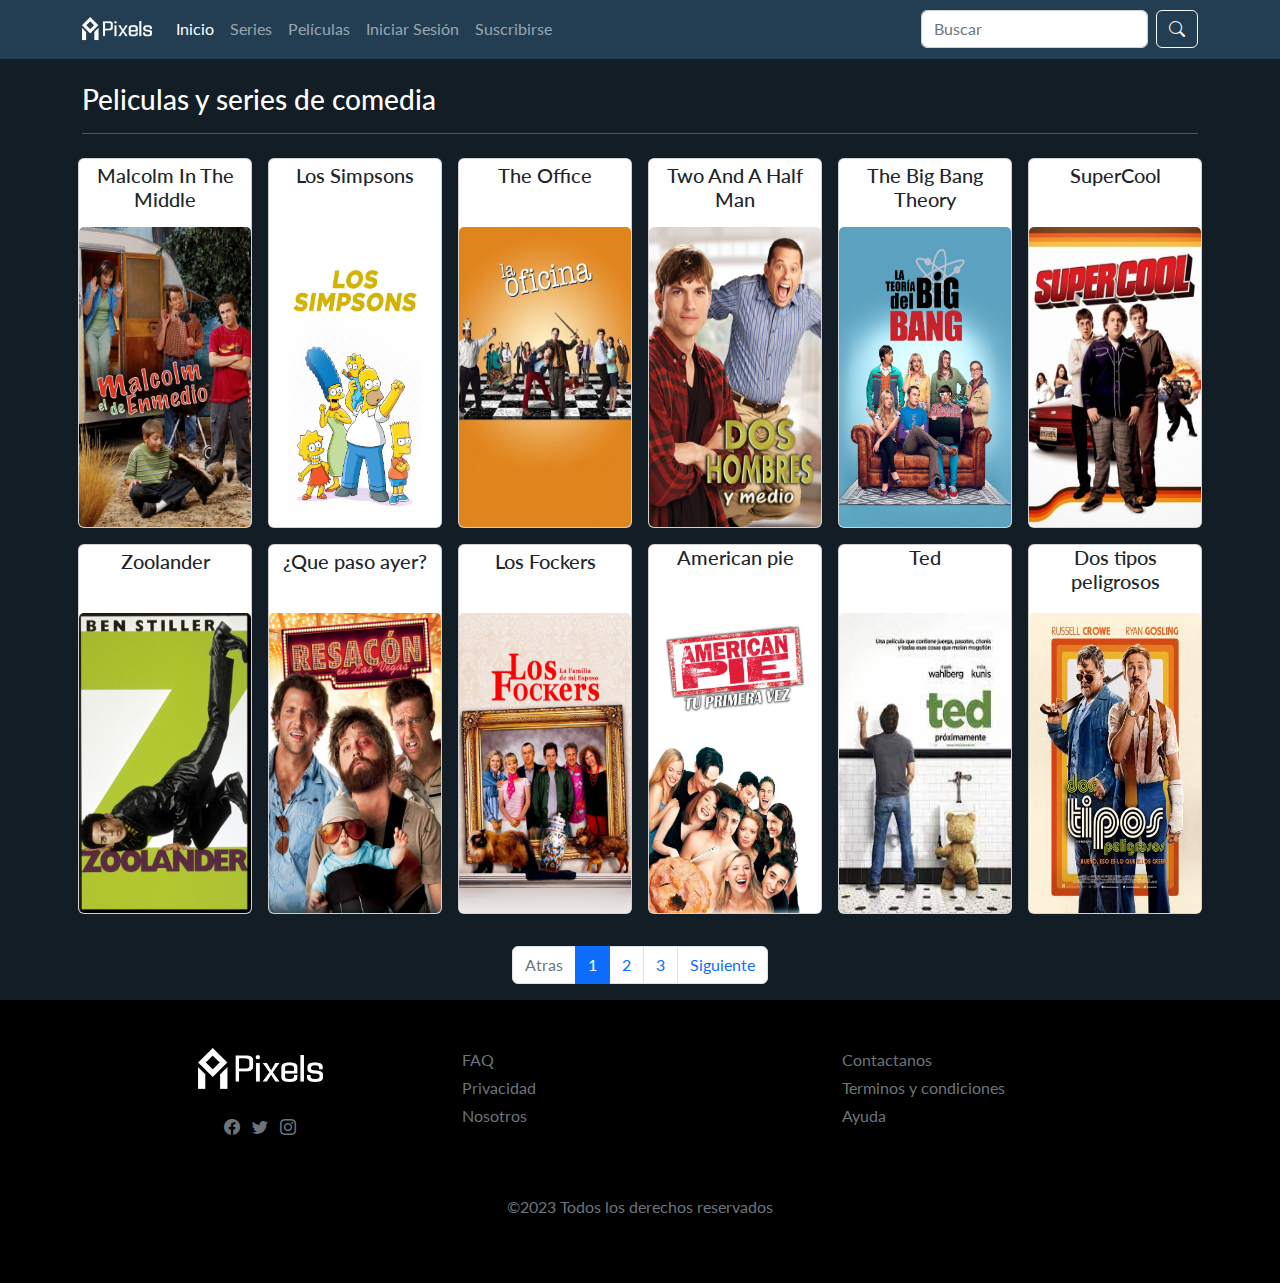
<file: pages/categorias/comedia.html>
<!DOCTYPE html>
<html lang="es">
  <head>
    <meta charset="UTF-8" />
    <meta http-equiv="X-UA-Compatible" content="IE=edge" />
    <meta name="viewport" content="width=device-width, initial-scale=1.0" />
    <meta name="author" content="grupo_2" />
    <meta
      name="description"
      content="Servicio de series y películas vía streaming"
    />
    <meta
      name="keywords"
      content="prime, películas, series, amazon, streaming"
    />
    <link rel="stylesheet" href="../../css/bootstrap.min.css" />
    <link
      rel="stylesheet"
      href="https://cdn.jsdelivr.net/npm/bootstrap-icons@1.10.3/font/bootstrap-icons.css"
    />
    <link rel="preconnect" href="https://fonts.googleapis.com" />
    <link rel="preconnect" href="https://fonts.gstatic.com" crossorigin />
    <link
      href="https://fonts.googleapis.com/css2?family=Lato:wght@300;400;700;900&display=swap"
      rel="stylesheet"
    />
    <link rel="stylesheet" href="../../css/style.css" />
    <title>Pixels</title>
    <link rel="icon" href="../../img/logo/icon.png" />
  </head>
  <body>
    <header>
      <nav class="navbar navbar-expand-lg navegation navbar-dark">
        <div class="container">
          <a class="navbar-brand navbar-logo" href="../../index.html"
            ><img
              src="../../img/logo/cover_white.png"
              alt="Logo"
              class="img-fluid"
          /></a>
          <button
            class="navbar-toggler"
            type="button"
            data-bs-toggle="collapse"
            data-bs-target="#navbarSupportedContent"
            aria-controls="navbarSupportedContent"
            aria-expanded="false"
            aria-label="Toggle navigation"
          >
            <span class="navbar-toggler-icon"></span>
          </button>
          <div class="collapse navbar-collapse" id="navbarSupportedContent">
            <ul class="navbar-nav me-auto mb-2 mb-lg-0">
              <li class="nav-item">
                <a
                  class="nav-link active"
                  aria-current="page"
                  href="../../index.html"
                  >Inicio</a
                >
              </li>
              <li class="nav-item">
                <a href="../error404.html" class="nav-link">Series</a>
              </li>
              <li class="nav-item">
                <a href="../error404.html" class="nav-link">Películas</a>
              </li>
              <li class="nav-item">
                <button
                  type="button"
                  class="border-0 bg-transparent nav-link"
                  data-bs-toggle="modal"
                  data-bs-target="#loginModal"
                >
                  Iniciar Sesión
                </button>
              </li>
              <li class="nav-item">
                <a class="nav-link" href="../suscripcion.html">Suscribirse</a>
              </li>
            </ul>
            <form action="../error404.html" class="d-flex" role="search">
              <input
                class="form-control me-2"
                type="search"
                placeholder="Buscar"
                aria-label="Search"
                maxlength="25"
              />
              <button class="btn btn-outline-light" type="submit">
                <i class="bi bi-search"></i>
              </button>
            </form>
          </div>
        </div>
      </nav>
    </header>
    <main class="bg-mirage">
      <article class="mb-4 mt-4 container">
        <h3 class="text-white">Peliculas y series de comedia</h3>
        <hr class="text-white" />
        <div class="row">
          <aside class="col-lg-2 col-md-4 p-2">
            <div class="card h-100">
              <a href="../error404.html" class="text-decoration-none">
                <div class="card-title text-center card-h-sugerido text-dark">
                  <h5 class="pt-1">Malcolm In The Middle</h5>
                </div>
                <img
                  class="card-img img-sugerido img-fluid w-100 p-0"
                  src="../../img/portadas_peliculas_series/MalcolmInTheMiddle.jpg"
                  alt="Portada de una pelicula"
                />
              </a>
            </div>
          </aside>
          <aside class="col-lg-2 col-md-4 p-2">
            <div class="card h-100">
              <a href="../error404.html" class="text-decoration-none">
                <div class="card-title text-center card-h-sugerido text-dark">
                  <h5 class="pt-1">Los Simpsons</h5>
                </div>
                <img
                  class="card-img img-sugerido img-fluid w-100 p-0"
                  src="../../img/portadas_peliculas_series/LosSimpsons.jpg"
                  alt="Portada de una serie"
                />
              </a>
            </div>
          </aside>
          <aside class="col-lg-2 col-md-4 p-2">
            <div class="card h-100">
              <a href="../error404.html" class="text-decoration-none">
                <div class="card-title text-center card-h-sugerido text-dark">
                  <h5 class="pt-1">The Office</h5>
                </div>
                <img
                  class="card-img img-sugerido img-fluid w-100 p-0"
                  src="../../img/portadas_peliculas_series/TheOffice.jpg"
                  alt="Portada de una pelicula"
                />
              </a>
            </div>
          </aside>
          <aside class="col-lg-2 col-md-4 p-2">
            <div class="card h-100">
              <a href="../error404.html" class="text-decoration-none">
                <div class="card-title text-center card-h-sugerido text-dark">
                  <h5 class="pt-1">Two And A Half Man</h5>
                </div>
                <img
                  class="card-img img-sugerido img-fluid w-100 p-0"
                  src="../../img/portadas_peliculas_series/TwoAndAHalfMan.jpg"
                  alt="Portada de pelicula"
                />
              </a>
            </div>
          </aside>
          <aside class="col-lg-2 col-md-4 p-2">
            <div class="card h-100">
              <a href="../error404.html" class="text-decoration-none">
                <div class="card-title text-center card-h-sugerido text-dark">
                  <h5 class="pt-1">The Big Bang Theory</h5>
                </div>
                <img
                  class="card-img img-sugerido img-fluid w-100 p-0"
                  src="../../img/portadas_peliculas_series/TheBigBangTheory.jpg"
                  alt="Portada de pelicula"
                />
              </a>
            </div>
          </aside>
          <aside class="col-lg-2 col-md-4 p-2">
            <div class="card h-100">
              <a href="../error404.html" class="text-decoration-none">
                <div class="card-title text-center card-h-sugerido text-dark">
                  <h5 class="pt-1">SuperCool</h5>
                </div>
                <img
                  class="card-img img-sugerido img-fluid w-100 p-0"
                  src="../../img/portadas_peliculas_series/SuperCool.jpg"
                  alt="Portada de una serie"
                />
              </a>
            </div>
          </aside>
          <aside class="col-lg-2 col-md-4 p-2">
            <div class="card h-100">
              <a href="../error404.html" class="text-decoration-none">
                <div class="card-title text-center card-h-sugerido text-dark">
                  <h5 class="pt-1">Zoolander</h5>
                </div>
                <img
                  class="card-img img-sugerido img-fluid w-100 p-0"
                  src="../../img/portadas_peliculas_series/Zoolander.jpg"
                  alt="Portada de una serie"
                />
              </a>
            </div>
          </aside>
          <aside class="col-lg-2 col-md-4 p-2">
            <div class="card h-100">
              <a href="../error404.html" class="text-decoration-none">
                <div class="card-title text-center card-h-sugerido text-dark">
                  <h5 class="pt-1">¿Que paso ayer?</h5>
                </div>
                <img
                  class="card-img img-sugerido img-fluid w-100 p-0"
                  src="../../img/portadas_peliculas_series/QuePasoAyer.jpg"
                  alt="Portada de una serie"
                />
              </a>
            </div>
          </aside>
          <aside class="col-lg-2 col-md-4 p-2">
            <div class="card h-100">
              <a href="../error404.html" class="text-decoration-none">
                <div class="card-title text-center card-h-sugerido text-dark">
                  <h5 class="pt-1">Los Fockers</h5>
                </div>
                <img
                  class="card-img img-sugerido img-fluid w-100 p-0"
                  src="../../img/portadas_peliculas_series/LosFockers.jpg"
                  alt="Portada de una serie"
                />
              </a>
            </div>
          </aside>
          <aside class="col-lg-2 col-md-4 p-2">
            <div class="card h-100">
              <a href="../error404.html" class="text-decoration-none">
                <div class="card-title text-center card-h-sugerido text-dark">
                  <h5 class="">American pie</h5>
                </div>
                <img
                  class="card-img img-sugerido img-fluid w-100 p-0"
                  src="../../img/portadas_peliculas_series/AmericanPie.jpg"
                  alt="Portada de una serie"
                />
              </a>
            </div>
          </aside>
          <aside class="col-lg-2 col-md-4 p-2">
            <div class="card h-100">
              <a href="../error404.html" class="text-decoration-none">
                <div class="card-title text-center card-h-sugerido text-dark">
                  <h5 class="">Ted</h5>
                </div>
                <img
                  class="card-img img-sugerido img-fluid w-100 p-0"
                  src="../../img/portadas_peliculas_series/Ted.jpg"
                  alt="Portada de una serie"
                />
              </a>
            </div>
          </aside>
          <aside class="col-lg-2 col-md-4 p-2">
            <div class="card h-100">
              <a href="../error404.html" class="text-decoration-none">
                <div class="card-title text-center card-h-sugerido text-dark">
                  <h5 class="">Dos tipos peligrosos</h5>
                </div>
                <img
                  class="card-img img-sugerido img-fluid w-100 p-0"
                  src="../../img/portadas_peliculas_series/DosTiposPeligrosos.jpg"
                  alt="Portada de una serie"
                />
              </a>
            </div>
          </aside>
        </div>
      </article>
      <nav aria-label="Navegacion entre las paguinas de la categoria comedia">
        <ul class="pagination justify-content-center bg-mirage">
          <li class="page-item">
            <a class="page-link disabled" href="">Atras</a>
          </li>
          <li class="page-item">
            <a class="page-link active" href="../error404.html">1</a>
          </li>
          <li class="page-item">
            <a class="page-link" href="../error404.html">2</a>
          </li>
          <li class="page-item">
            <a class="page-link" href="../error404.html">3</a>
          </li>
          <li class="page-item">
            <a class="page-link" href="../error404.html">Siguiente</a>
          </li>
        </ul>
      </nav>
      <section
        class="modal fade"
        id="loginModal"
        tabindex="-1"
        aria-labelledby="loginModalLabel"
        aria-hidden="true"
      >
        <div class="modal-dialog modal-dialog-centered">
          <div class="modal-content bg-mirage px-3 py-2">
            <div class="modal-header">
              <h1 class="display-6 text-white">Iniciar Sesión</h1>
              <button
                type="button"
                class="btn-close btn-close-white"
                data-bs-dismiss="modal"
                aria-label="Close"
              ></button>
            </div>
            <div class="modal-body">
              <form action="../error404.html" class="text-white">
                <div class="mb-3">
                  <label for="contactoFormControlInput1" class="form-label"
                    >Usuario</label
                  >
                  <input
                    type="text"
                    required
                    class="form-control"
                    minlength="5"
                    maxlength="40"
                    id="contactoFormControlInput1"
                  />
                </div>
                <div class="mb-3">
                  <label for="contactoFormControlInput1" class="form-label"
                    >Contraseña</label
                  >
                  <input
                    type="password"
                    required
                    class="form-control"
                    minlength="8"
                    maxlength="40"
                    id="contactoFormControlInput1"
                  />
                </div>
                <button type="submit" class="btn bg-dark text-light w-100">
                  Ingresar
                </button>
                <input
                  class="my-4"
                  type="checkbox"
                  value="azul"
                  name="coloresRGB"
                />
                <label>Recordarme</label>
                <br />
                <a class="text-end" href="../error404.html"
                  >¿Olvidaste tu contraseña?</a
                >
              </form>
            </div>
          </div>
        </div>
      </section>
    </main>
    <footer class="bg-black text-secondary py-5">
      <section class="container">
        <div class="row">
          <aside class="col-lg-4 mb-4 d-flex flex-lg-column align-items-center">
            <a href="../../index.html"
              ><img
                src="../../img/logo/cover_white.png"
                alt="imagen logotipo"
                class="w-125px"
            /></a>
            <div class="ms-3 my-lg-3 ms-lg-0">
              <a href="../../pages/error404.html"
                ><i class="bi bi-facebook text-secondary"></i
              ></a>
              <a href="../../pages/error404.html"
                ><i class="bi bi-twitter text-secondary mx-2"></i
              ></a>
              <a href="../../pages/error404.html"
                ><i class="bi bi-instagram text-secondary"></i
              ></a>
            </div>
          </aside>
          <aside class="col-md-6 col-lg-4 mb-3">
            <a
              href="../../pages/error404.html"
              class="text-decoration-none text-secondary d-block"
              >FAQ</a
            >
            <a
              href="../../pages/error404.html"
              class="text-decoration-none text-secondary d-block my-1"
              >Privacidad</a
            >
            <a
              href="../../pages/nosotros.html"
              class="text-decoration-none text-secondary d-block"
              >Nosotros</a
            >
          </aside>
          <aside class="col-md-6 col-lg-4 mb-3">
            <a
              href="../../pages/contacto.html"
              class="text-decoration-none text-secondary d-block"
              >Contactanos</a
            >
            <a
              href="../../pages/error404.html"
              class="text-decoration-none text-secondary d-block my-1"
              >Terminos y condiciones</a
            >
            <a
              href="../../pages/error404.html"
              class="text-decoration-none text-secondary d-block"
              >Ayuda</a
            >
          </aside>
          <aside class="text-md-center mt-3">
            <p>&copy;2023 Todos los derechos reservados</p>
          </aside>
        </div>
      </section>
    </footer>
    <script src="../../js/bootstrap.min.js"></script>
  </body>
</html>
</file>
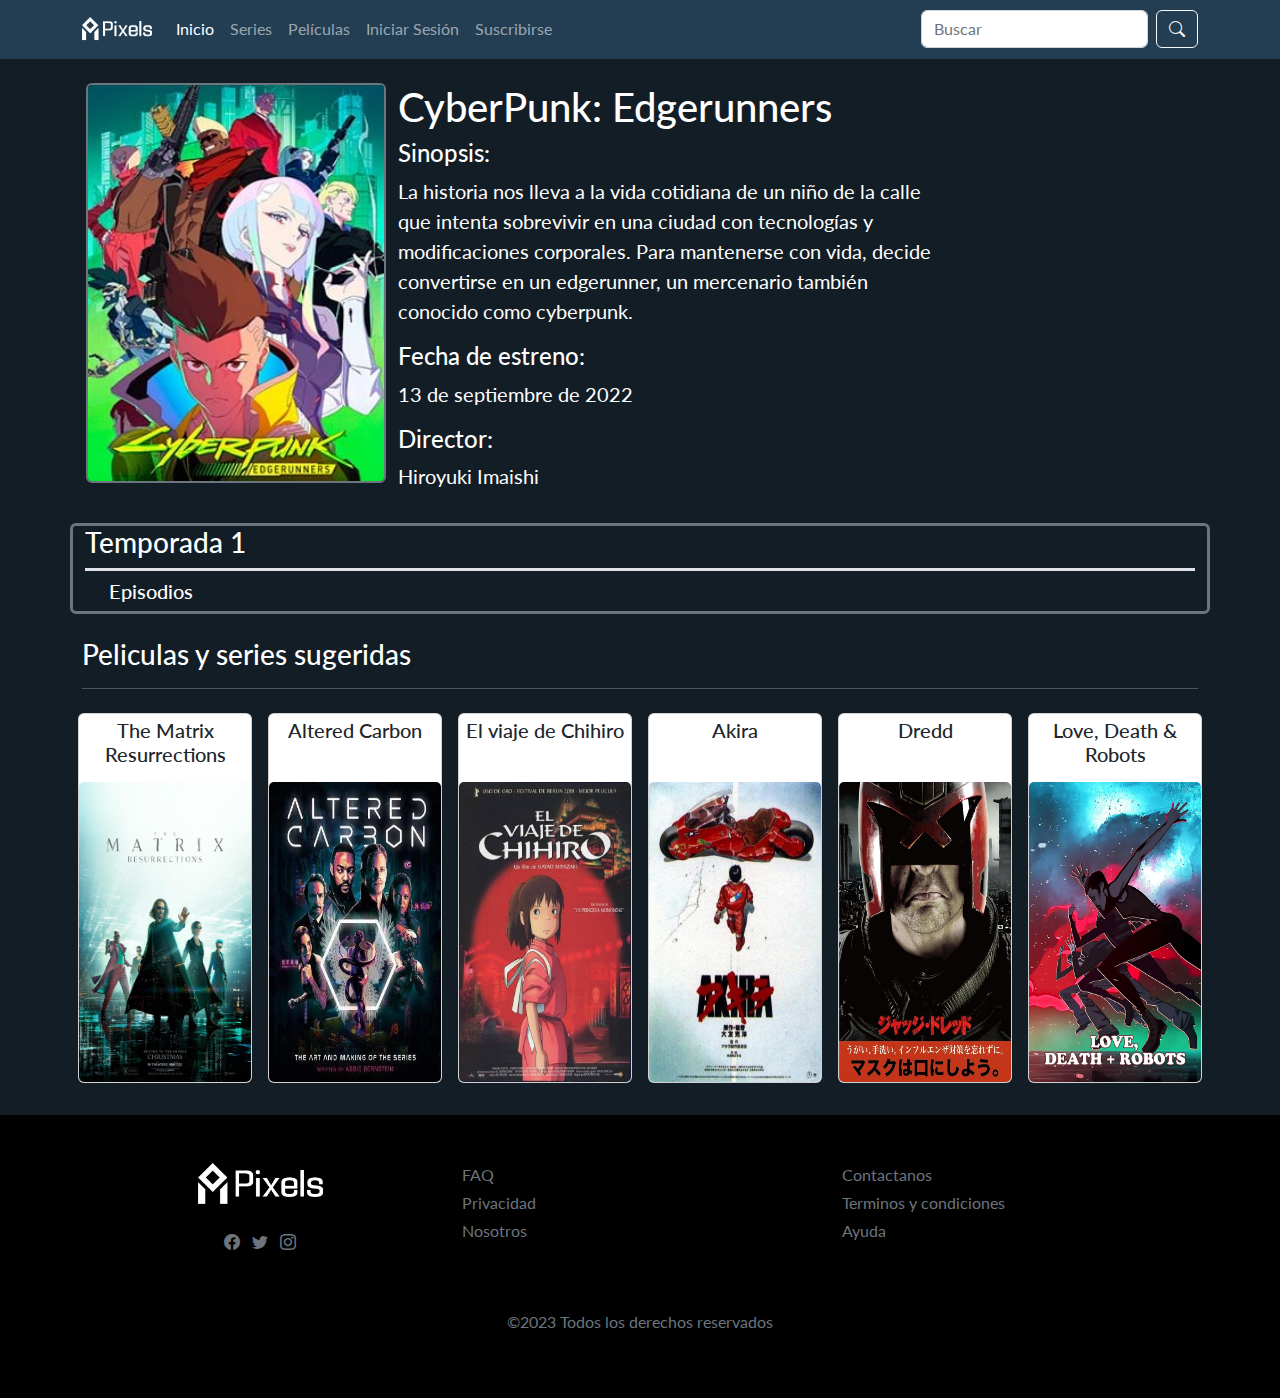
<file: pages/peliculas_series/Cyberpunk.html>
<!DOCTYPE html>
<html lang="es">
  <head>
    <meta charset="UTF-8" />
    <meta http-equiv="X-UA-Compatible" content="IE=edge" />
    <meta name="viewport" content="width=device-width, initial-scale=1.0" />
    <meta name="author" content="grupo_2" />
    <meta
      name="description"
      content="Servicio de series y películas vía streaming"
    />
    <meta
      name="keywords"
      content="prime, películas, series, amazon, streaming"
    />
    <link rel="stylesheet" href="../../css/bootstrap.min.css" />
    <link
      rel="stylesheet"
      href="https://cdn.jsdelivr.net/npm/bootstrap-icons@1.10.2/font/bootstrap-icons.css"
    />
    <link rel="preconnect" href="https://fonts.googleapis.com" />
    <link rel="preconnect" href="https://fonts.gstatic.com" crossorigin />
    <link
      href="https://fonts.googleapis.com/css2?family=Lato:wght@300;400;700;900&display=swap"
      rel="stylesheet"
    />
    <link rel="stylesheet" href="../../css/style.css" />
    <title>Pixels</title>
    <link rel="icon" href="../../img/logo/icon.png" />
  </head>
  <body>
    <header>
      <nav class="navbar navbar-expand-lg navegation navbar-dark">
        <div class="container">
          <a class="navbar-brand navbar-logo" href="../../index.html"
            ><img
              src="../../img/logo/cover_white.png"
              alt="Logo"
              class="img-fluid"
          /></a>
          <button
            class="navbar-toggler"
            type="button"
            data-bs-toggle="collapse"
            data-bs-target="#navbarSupportedContent"
            aria-controls="navbarSupportedContent"
            aria-expanded="false"
            aria-label="Toggle navigation"
          >
            <span class="navbar-toggler-icon"></span>
          </button>
          <div class="collapse navbar-collapse" id="navbarSupportedContent">
            <ul class="navbar-nav me-auto mb-2 mb-lg-0">
              <li class="nav-item">
                <a
                  class="nav-link active"
                  aria-current="page"
                  href="../../index.html"
                  >Inicio</a
                >
              </li>
              <li class="nav-item">
                <a href="../error404.html" class="nav-link">Series</a>
              </li>
              <li class="nav-item">
                <a href="../error404.html" class="nav-link">Películas</a>
              </li>
              <li class="nav-item">
                <button
                  type="button"
                  class="border-0 bg-transparent nav-link"
                  data-bs-toggle="modal"
                  data-bs-target="#loginModal"
                >
                  Iniciar Sesión
                </button>
              </li>
              <li class="nav-item">
                <a class="nav-link" href="../suscripcion.html">Suscribirse</a>
              </li>
            </ul>
            <form action="../error404.html" class="d-flex" role="search">
              <input
                class="form-control me-2"
                type="search"
                placeholder="Buscar"
                aria-label="Search"
                maxlength="25"
              />
              <button class="btn btn-outline-light" type="submit">
                <i class="bi bi-search"></i>
              </button>
            </form>
          </div>
        </div>
      </nav>
    </header>
    <main class="bg-mirage text-white">
      <article class="mt-4 container">
        <section class="row">
          <img
            class="img-serie-film col-sm-12 ms-3 mb-3 col-md-6 border border-2 border-secondary p-0 rounded-2"
            src="../../img/portadas_peliculas_series/cyberpunk-edgerunners.jpg"
            alt="banner de la serie"
          />
          <div class="col-md-6">
            <h1>CyberPunk: Edgerunners</h1>
            <h4>Sinopsis:</h4>
            <p class="fs-5">
              La historia nos lleva a la vida cotidiana de un niño de la calle
              que intenta sobrevivir en una ciudad con tecnologías y
              modificaciones corporales. Para mantenerse con vida, decide
              convertirse en un edgerunner, un mercenario también conocido como
              cyberpunk.
            </p>
            <h4>Fecha de estreno:</h4>
            <p class="fs-5">13 de septiembre de 2022</p>
            <h4>Director:</h4>
            <p class="fs-5">Hiroyuki Imaishi</p>
          </div>
          <p></p>
        </section>
      </article>
      <article
        class="mb-4 border border-3 rounded-2 border-secondary container text-white"
      >
        <section>
          <h3 class="">Temporada 1</h3>
          <div>
            <h5
              class="card-header text-start collapsed border-top p-2 ps-4"
              data-bs-toggle="collapse"
              href="#temp1"
              role="button"
              aria-expanded="false"
              aria-controls="temp1"
            >
              Episodios
            </h5>
            <div class="card-body collapse" id="temp1">
              <ul class="border-top ps-0 list-unstyled">
                <li class="border-bottom">
                  <a
                    href="../../pages/error404.html"
                    class="row text-decoration-none text-black m-2"
                  >
                    <img
                      class="col-md-4 img-cap"
                      src="../../img/cyberpunk_edgerunners/cap1.jpg"
                      alt="un frame del primer episodio"
                    />
                    <div class="col-md-4 text-white">
                      <h5>Capitulo 1: No quiero decepcionarte</h5>
                      <p>Duracion: 0:25:36</p>
                    </div>
                  </a>
                </li>
                <li class="border-bottom">
                  <a
                    href="../../pages/error404.html"
                    class="row text-decoration-none text-black m-2"
                  >
                    <img
                      class="col-md-4 img-cap"
                      src="../../img/cyberpunk_edgerunners/cap2.jpg"
                      alt="un frame del primer episodio"
                    />
                    <div class="col-md-4 text-white">
                      <h5>Capitulo 2: Como un chico</h5>
                      <p>Duracion: 0:25:36</p>
                    </div>
                  </a>
                </li>
                <li class="border-bottom">
                  <a
                    href="../../pages/error404.html"
                    class="row text-decoration-none text-black m-2"
                  >
                    <img
                      class="col-md-4 img-cap"
                      src="../../img/cyberpunk_edgerunners/cap3.jpg"
                      alt="un frame del primer episodio"
                    />
                    <div class="col-md-4 text-white">
                      <h5>Capitulo 3: Banda criminal</h5>
                      <p>Duracion: 0:25:36</p>
                    </div>
                  </a>
                </li>
                <li class="border-bottom">
                  <a
                    href="../../pages/error404.html"
                    class="row text-decoration-none text-black m-2"
                  >
                    <img
                      class="col-md-4 img-cap"
                      src="../../img/cyberpunk_edgerunners/cap4.jpg"
                      alt="un frame del primer episodio"
                    />
                    <div class="col-md-4 text-white">
                      <h5>Capitulo 4: ¡Qué suerte la tuya!</h5>
                      <p>Duracion: 0:25:36</p>
                    </div>
                  </a>
                </li>
                <li class="border-bottom">
                  <a
                    href="../../pages/error404.html"
                    class="row text-decoration-none text-black m-2"
                  >
                    <img
                      class="col-md-4 img-cap"
                      src="../../img/cyberpunk_edgerunners/cap5.jpg"
                      alt="un frame del primer episodio"
                    />
                    <div class="col-md-4 text-white">
                      <h5>Capitulo 5: All Eyez on Me</h5>
                      <p>Duracion: 0:25:36</p>
                    </div>
                  </a>
                </li>
                <li class="border-bottom">
                  <a
                    href="../../pages/error404.html"
                    class="row text-decoration-none text-black m-2"
                  >
                    <img
                      class="col-md-4 img-cap"
                      src="../../img/cyberpunk_edgerunners/cap6.jpg"
                      alt="un frame del primer episodio"
                    />
                    <div class="col-md-4 text-white">
                      <h5>Capitulo 6: Chica en llamas</h5>
                      <p>Duracion: 0:25:36</p>
                    </div>
                  </a>
                </li>
                <li class="border-bottom">
                  <a
                    href="../../pages/error404.html"
                    class="row text-decoration-none text-black m-2"
                  >
                    <img
                      class="col-md-4 img-cap"
                      src="../../img/cyberpunk_edgerunners/cap7.jpg"
                      alt="un frame del primer episodio"
                    />
                    <div class="col-md-4 text-white">
                      <h5>Capitulo 7: Más fuerte</h5>
                      <p>Duracion: 0:25:36</p>
                    </div>
                  </a>
                </li>
                <li class="border-bottom">
                  <a
                    href="../../pages/error404.html"
                    class="row text-decoration-none text-black m-2"
                  >
                    <img
                      class="col-md-4 img-cap"
                      src="../../img/cyberpunk_edgerunners/cap8.jpg"
                      alt="un frame del primer episodio"
                    />
                    <div class="col-md-4 text-white">
                      <h5>Capitulo 8: Quédate</h5>
                      <p>Duracion: 0:25:36</p>
                    </div>
                  </a>
                </li>
                <li class="border-bottom">
                  <a
                    href="../../pages/error404.html"
                    class="row text-decoration-none text-black m-2"
                  >
                    <img
                      class="col-md-4 img-cap"
                      src="../../img/cyberpunk_edgerunners/cap9.jpg"
                      alt="un frame del primer episodio"
                    />
                    <div class="col-md-4 text-white">
                      <h5>Capitulo 9: Humanidad</h5>
                      <p>Duracion: 0:25:36</p>
                    </div>
                  </a>
                </li>
                <li class="">
                  <a
                    href="../../pages/error404.html"
                    class="row text-decoration-none text-black m-2"
                  >
                    <img
                      class="col-md-4 img-cap"
                      src="../../img/cyberpunk_edgerunners/cap10.jpg"
                      alt="un frame del primer episodio"
                    />
                    <div class="col-md-4 text-white">
                      <h5>Capitulo 10: Mi luna, mi hombre</h5>
                      <p>Duracion: 0:25:36</p>
                    </div>
                  </a>
                </li>
              </ul>
            </div>
          </div>
        </section>
      </article>
      <article class="mb-4 container">
        <h3>Peliculas y series sugeridas</h3>
        <hr />
        <div class="row">
          <aside class="col-lg-2 col-md-4 p-2">
            <div class="card h-100">
              <a href="../error404.html" class="text-decoration-none">
                <div class="card-title text-center card-h-sugerido text-dark">
                  <h5 class="pt-1">The Matrix Resurrections</h5>
                </div>
                <img
                  class="card-img img-sugerido img-fluid w-100 p-0"
                  src="../../img/portadas_peliculas_series/MatrixResurrection.jpg"
                  alt="Portada de una pelicula"
                />
              </a>
            </div>
          </aside>
          <aside class="col-lg-2 col-md-4 p-2">
            <div class="card h-100">
              <a href="../error404.html" class="text-decoration-none">
                <div class="card-title text-center card-h-sugerido text-dark">
                  <h5 class="pt-1">Altered Carbon</h5>
                </div>
                <img
                  class="card-img img-sugerido img-fluid w-100 p-0"
                  src="../../img/portadas_peliculas_series/AlteredCarbon.jpg"
                  alt="Portada de una serie"
                />
              </a>
            </div>
          </aside>
          <aside class="col-lg-2 col-md-4 p-2">
            <div class="card h-100">
              <a
                href="../peliculas_series/ElViajeDeChihiro.html"
                class="text-decoration-none"
              >
                <div class="card-title text-center card-h-sugerido text-dark">
                  <h5 class="pt-1">El viaje de Chihiro</h5>
                </div>
                <img
                  class="card-img img-sugerido img-fluid w-100 p-0"
                  src="../../img/portadas_peliculas_series/ElViajedeChihiro.jpg"
                  alt="Portada de una pelicula"
                />
              </a>
            </div>
          </aside>
          <aside class="col-lg-2 col-md-4 p-2">
            <div class="card h-100">
              <a href="../error404.html" class="text-decoration-none">
                <div class="card-title text-center card-h-sugerido text-dark">
                  <h5 class="pt-1">Akira</h5>
                </div>
                <img
                  class="card-img img-sugerido img-fluid w-100 p-0"
                  src="../../img/portadas_peliculas_series/Akira.jpg"
                  alt="Portada de pelicula"
                />
              </a>
            </div>
          </aside>
          <aside class="col-lg-2 col-md-4 p-2">
            <div class="card h-100">
              <a href="../error404.html" class="text-decoration-none">
                <div class="card-title text-center card-h-sugerido text-dark">
                  <h5 class="pt-1">Dredd</h5>
                </div>
                <img
                  class="card-img img-sugerido img-fluid w-100 p-0"
                  src="../../img/portadas_peliculas_series/Dredd.jpg"
                  alt="Portada de pelicula"
                />
              </a>
            </div>
          </aside>
          <aside class="col-lg-2 col-md-4 p-2">
            <div class="card h-100">
              <a href="../error404.html" class="text-decoration-none">
                <div class="card-title text-center card-h-sugerido text-dark">
                  <h5 class="pt-1">Love, Death & Robots</h5>
                </div>
                <img
                  class="card-img img-sugerido img-fluid w-100 p-0"
                  src="../../img/portadas_peliculas_series/Love,Death_Robots.jpg"
                  alt="Portada de una serie"
                />
              </a>
            </div>
          </aside>
        </div>
      </article>
      <section
        class="modal fade"
        id="loginModal"
        tabindex="-1"
        aria-labelledby="loginModalLabel"
        aria-hidden="true"
      >
        <div class="modal-dialog modal-dialog-centered">
          <div class="modal-content bg-mirage px-3 py-2">
            <div class="modal-header">
              <h1 class="display-6 text-white">Iniciar Sesión</h1>
              <button
                type="button"
                class="btn-close btn-close-white"
                data-bs-dismiss="modal"
                aria-label="Close"
              ></button>
            </div>
            <div class="modal-body">
              <form action="../error404.html" class="text-white">
                <div class="mb-3">
                  <label for="contactoFormControlInput1" class="form-label"
                    >Usuario</label
                  >
                  <input
                    type="text"
                    required
                    class="form-control"
                    minlength="5"
                    maxlength="40"
                    id="contactoFormControlInput1"
                  />
                </div>
                <div class="mb-3">
                  <label for="contactoFormControlInput1" class="form-label"
                    >Contraseña</label
                  >
                  <input
                    type="password"
                    required
                    class="form-control"
                    minlength="8"
                    maxlength="40"
                    id="contactoFormControlInput1"
                  />
                </div>
                <button type="submit" class="btn bg-dark text-light w-100">
                  Ingresar
                </button>
                <input
                  class="my-4"
                  type="checkbox"
                  value="azul"
                  name="coloresRGB"
                />
                <label>Recordarme</label>
                <br />
                <a class="text-end" href="../error404.html"
                  >¿Olvidaste tu contraseña?</a
                >
              </form>
            </div>
          </div>
        </div>
      </section>
    </main>
    <footer class="bg-black text-secondary py-5">
      <section class="container">
        <div class="row">
          <aside class="col-lg-4 mb-4 d-flex flex-lg-column align-items-center">
            <a href="../../index.html"
              ><img
                src="../../img/logo/cover_white.png"
                alt="imagen logotipo"
                class="w-125px"
            /></a>
            <div class="ms-3 my-lg-3 ms-lg-0">
              <a href="../../pages/error404.html"
                ><i class="bi bi-facebook text-secondary"></i
              ></a>
              <a href="../../pages/error404.html"
                ><i class="bi bi-twitter text-secondary mx-2"></i
              ></a>
              <a href="../../pages/error404.html"
                ><i class="bi bi-instagram text-secondary"></i
              ></a>
            </div>
          </aside>
          <aside class="col-md-6 col-lg-4 mb-3">
            <a
              href="../../pages/error404.html"
              class="text-decoration-none text-secondary d-block"
              >FAQ</a
            >
            <a
              href="../../pages/error404.html"
              class="text-decoration-none text-secondary d-block my-1"
              >Privacidad</a
            >
            <a
              href="../../pages/nosotros.html"
              class="text-decoration-none text-secondary d-block"
              >Nosotros</a
            >
          </aside>
          <aside class="col-md-6 col-lg-4 mb-3">
            <a
              href="../../pages/contacto.html"
              class="text-decoration-none text-secondary d-block"
              >Contactanos</a
            >
            <a
              href="../../pages/error404.html"
              class="text-decoration-none text-secondary d-block my-1"
              >Terminos y condiciones</a
            >
            <a
              href="../../pages/error404.html"
              class="text-decoration-none text-secondary d-block"
              >Ayuda</a
            >
          </aside>
          <aside class="text-md-center mt-3">
            <p>&copy;2023 Todos los derechos reservados</p>
          </aside>
        </div>
      </section>
    </footer>
    <script src="../../js/bootstrap.min.js"></script>
  </body>
</html>
</file>
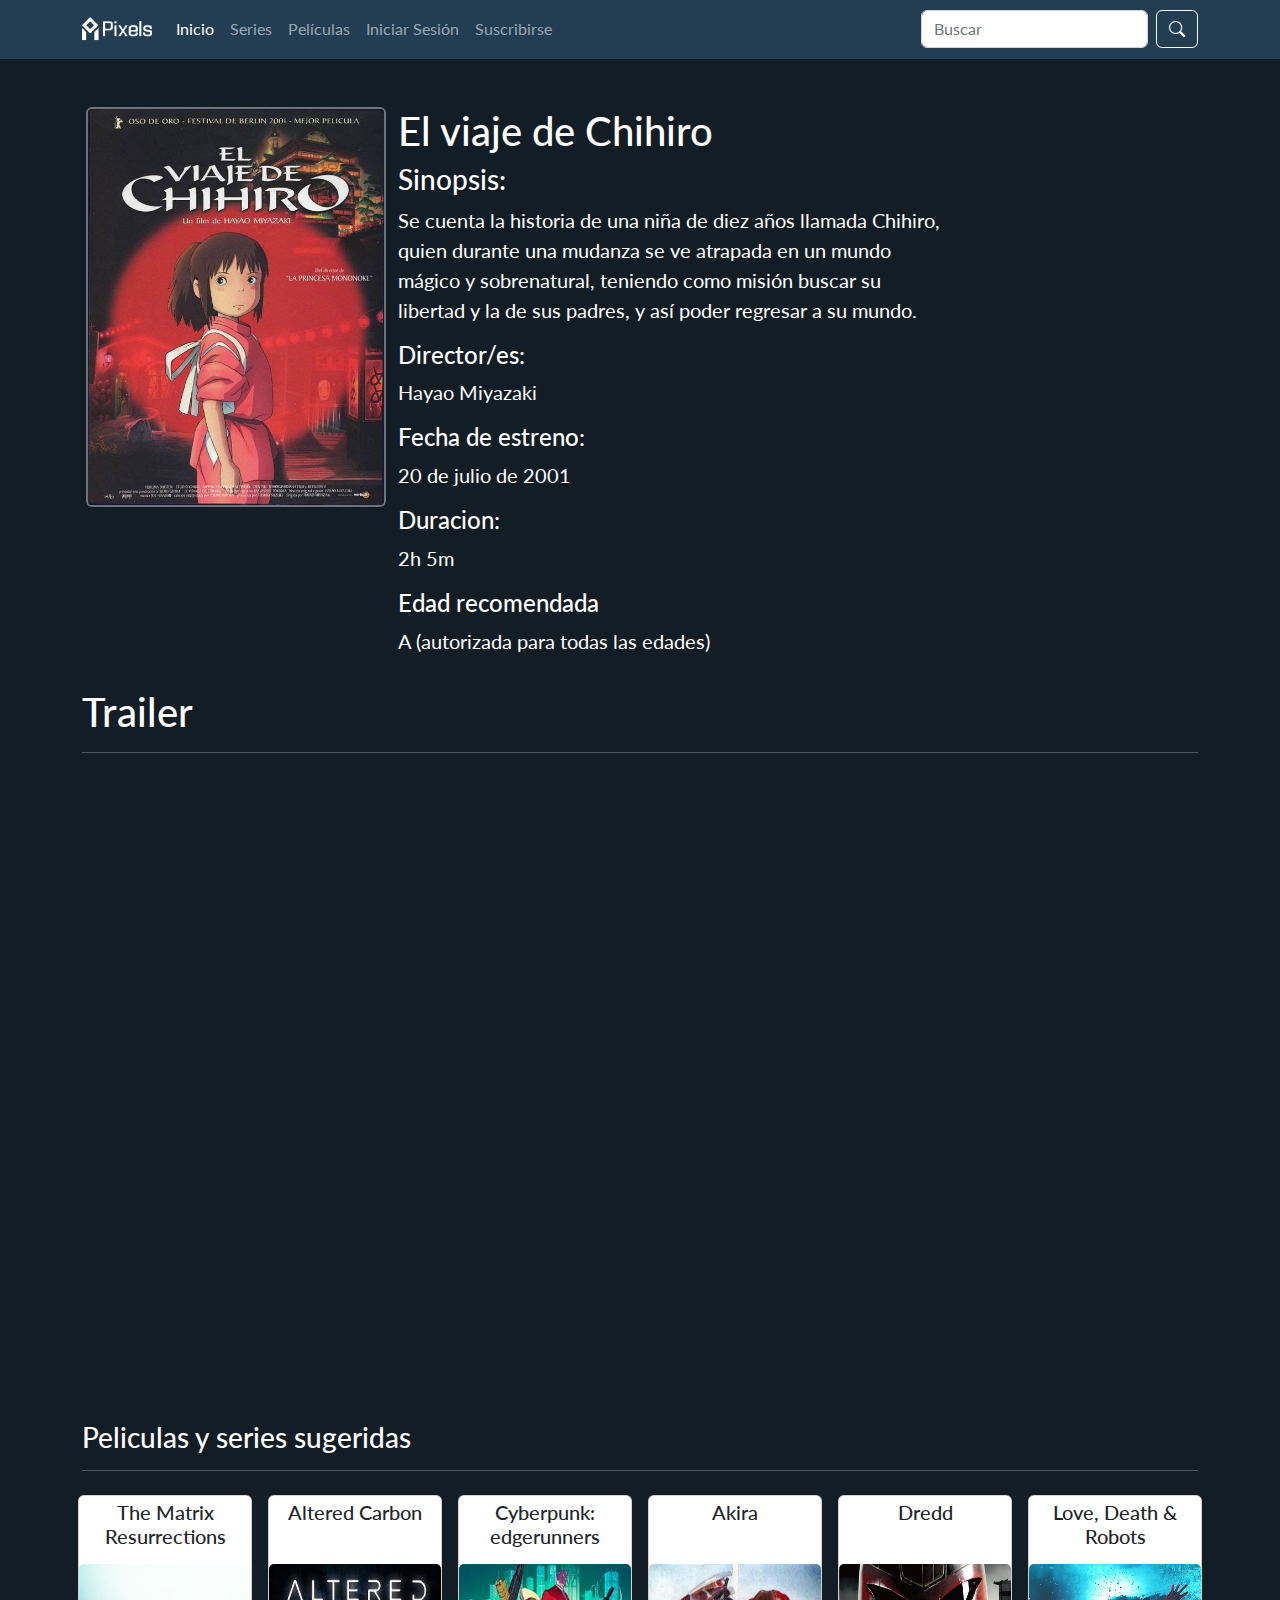
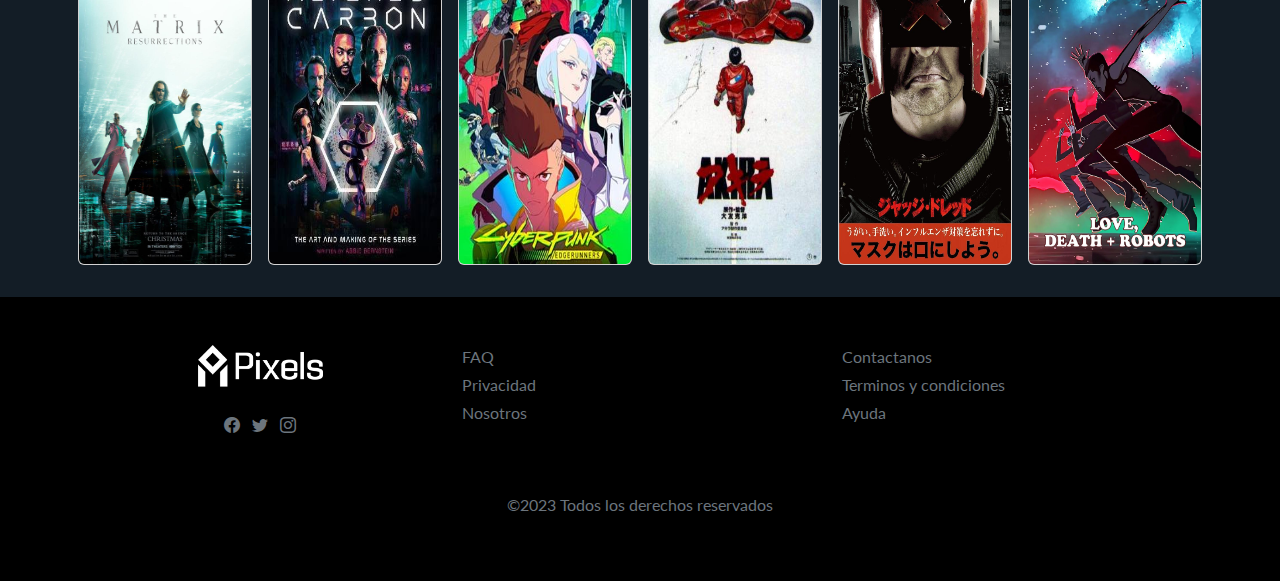
<file: pages/peliculas_series/ElViajeDeChihiro.html>
<!DOCTYPE html>
<html lang="es">
  <head>
    <meta charset="UTF-8" />
    <meta http-equiv="X-UA-Compatible" content="IE=edge" />
    <meta name="viewport" content="width=device-width, initial-scale=1.0" />
    <meta name="author" content="grupo_2" />
    <meta
      name="description"
      content="Servicio de series y películas vía streaming"
    />
    <meta
      name="keywords"
      content="prime, películas, series, amazon, streaming"
    />
    <link rel="stylesheet" href="../../css/bootstrap.min.css" />
    <link
      rel="stylesheet"
      href="https://cdn.jsdelivr.net/npm/bootstrap-icons@1.10.2/font/bootstrap-icons.css"
    />
    <link rel="preconnect" href="https://fonts.googleapis.com" />
    <link rel="preconnect" href="https://fonts.gstatic.com" crossorigin />
    <link
      href="https://fonts.googleapis.com/css2?family=Lato:wght@300;400;700;900&display=swap"
      rel="stylesheet"
    />
    <link rel="stylesheet" href="../../css/style.css" />
    <title>Pixels</title>
    <link rel="icon" href="../../img/logo/icon.png" />
  </head>
  <body>
    <header>
      <nav class="navbar navbar-expand-lg navegation navbar-dark">
        <div class="container">
          <a class="navbar-brand navbar-logo" href="../../index.html"
            ><img
              src="../../img/logo/cover_white.png"
              alt="Logo"
              class="img-fluid"
          /></a>
          <button
            class="navbar-toggler"
            type="button"
            data-bs-toggle="collapse"
            data-bs-target="#navbarSupportedContent"
            aria-controls="navbarSupportedContent"
            aria-expanded="false"
            aria-label="Toggle navigation"
          >
            <span class="navbar-toggler-icon"></span>
          </button>
          <div class="collapse navbar-collapse" id="navbarSupportedContent">
            <ul class="navbar-nav me-auto mb-2 mb-lg-0">
              <li class="nav-item">
                <a
                  class="nav-link active"
                  aria-current="page"
                  href="../../index.html"
                  >Inicio</a
                >
              </li>
              <li class="nav-item">
                <a href="../error404.html" class="nav-link">Series</a>
              </li>
              <li class="nav-item">
                <a href="../error404.html" class="nav-link">Películas</a>
              </li>
              <li class="nav-item">
                <button
                  type="button"
                  class="border-0 bg-transparent nav-link"
                  data-bs-toggle="modal"
                  data-bs-target="#loginModal"
                >
                  Iniciar Sesión
                </button>
              </li>
              <li class="nav-item">
                <a class="nav-link" href="../suscripcion.html">Suscribirse</a>
              </li>
            </ul>
            <form action="../error404.html" class="d-flex" role="search">
              <input
                class="form-control me-2"
                type="search"
                placeholder="Buscar"
                aria-label="Search"
                maxlength="25"
              />
              <button class="btn btn-outline-light" type="submit">
                <i class="bi bi-search"></i>
              </button>
            </form>
          </div>
        </div>
      </nav>
    </header>
    <main class="bg-mirage">
      <article class="mt-5 container text-white">
        <section class="row">
          <img
            class="img-serie-film col-sm-12 ms-3 mb-3 col-md-6 border border-2 border-secondary p-0 rounded-2"
            src="../../img/portadas_peliculas_series/ElViajedeChihiro.jpg"
            alt="banner de la pelicula"
          />
          <div class="col-md-6">
            <h2 class="fs-1">El viaje de Chihiro</h2>
            <h3>Sinopsis:</h3>
            <p class="fs-5">
              Se cuenta la historia de una niña de diez años llamada Chihiro,
              quien durante una mudanza se ve atrapada en un mundo mágico y
              sobrenatural, teniendo como misión buscar su libertad y la de sus
              padres, y así poder regresar a su mundo.
            </p>
            <h4>Director/es:</h4>
            <p class="fs-5">Hayao Miyazaki</p>
            <h4>Fecha de estreno:</h4>
            <p class="fs-5">20 de julio de 2001</p>
            <h4>Duracion:</h4>
            <p class="fs-5">2h 5m</p>
            <h4>Edad recomendada</h4>
            <p class="fs-5">A (autorizada para todas las edades)</p>
          </div>
          <p></p>
        </section>
      </article>
      <article class="mb-4 container text-white">
        <h1>Trailer</h1>
        <hr />
        <div class="ratio ratio-16x9">
          <iframe
            src="https://www.youtube.com/embed/5Fgq4Osh6XQ"
            title="YouTube video player"
            frameborder="0"
            allow="accelerometer; autoplay; clipboard-write; encrypted-media; gyroscope; picture-in-picture"
            class=""
            allowfullscreen
          >
          </iframe>
        </div>
      </article>
      <article class="mb-4 container">
        <h3 class="text-white">Peliculas y series sugeridas</h3>
        <hr class="text-white" />
        <div class="row">
          <aside class="col-lg-2 col-md-4 p-2">
            <div class="card h-100">
              <a href="../error404.html" class="text-decoration-none">
                <div class="card-title text-center card-h-sugerido text-dark">
                  <h5 class="pt-1">The Matrix Resurrections</h5>
                </div>
                <img
                  class="card-img img-sugerido img-fluid w-100 p-0"
                  src="../../img/portadas_peliculas_series/MatrixResurrection.jpg"
                  alt="Portada de una pelicula"
                />
              </a>
            </div>
          </aside>
          <aside class="col-lg-2 col-md-4 p-2">
            <div class="card h-100">
              <a href="../error404.html" class="text-decoration-none">
                <div class="card-title text-center card-h-sugerido text-dark">
                  <h5 class="pt-1">Altered Carbon</h5>
                </div>
                <img
                  class="card-img img-sugerido img-fluid w-100 p-0"
                  src="../../img/portadas_peliculas_series/AlteredCarbon.jpg"
                  alt="Portada de una serie"
                />
              </a>
            </div>
          </aside>
          <aside class="col-lg-2 col-md-4 p-2">
            <div class="card h-100">
              <a
                href="../peliculas_series/Cyberpunk.html"
                class="text-decoration-none"
              >
                <div class="card-title text-center card-h-sugerido text-dark">
                  <h5 class="pt-1">Cyberpunk: edgerunners</h5>
                </div>
                <img
                  class="card-img img-sugerido img-fluid w-100 p-0"
                  src="../../img/portadas_peliculas_series/cyberpunk-edgerunners.jpg"
                  alt="Portada de una serie"
                />
              </a>
            </div>
          </aside>
          <aside class="col-lg-2 col-md-4 p-2">
            <div class="card h-100">
              <a href="../error404.html" class="text-decoration-none">
                <div class="card-title text-center card-h-sugerido text-dark">
                  <h5 class="pt-1">Akira</h5>
                </div>
                <img
                  class="card-img img-sugerido img-fluid w-100 p-0"
                  src="../../img/portadas_peliculas_series/Akira.jpg"
                  alt="Portada de pelicula"
                />
              </a>
            </div>
          </aside>
          <aside class="col-lg-2 col-md-4 p-2">
            <div class="card h-100">
              <a href="../error404.html" class="text-decoration-none">
                <div class="card-title text-center card-h-sugerido text-dark">
                  <h5 class="pt-1">Dredd</h5>
                </div>
                <img
                  class="card-img img-sugerido img-fluid w-100 p-0"
                  src="../../img/portadas_peliculas_series/Dredd.jpg"
                  alt="Portada de pelicula"
                />
              </a>
            </div>
          </aside>
          <aside class="col-lg-2 col-md-4 p-2">
            <div class="card h-100">
              <a href="../error404.html" class="text-decoration-none">
                <div class="card-title text-center card-h-sugerido text-dark">
                  <h5 class="pt-1">Love, Death & Robots</h5>
                </div>
                <img
                  class="card-img img-sugerido img-fluid w-100 p-0"
                  src="../../img/portadas_peliculas_series/Love,Death_Robots.jpg"
                  alt="Portada de una serie"
                />
              </a>
            </div>
          </aside>
        </div>
      </article>
      <section
        class="modal fade"
        id="loginModal"
        tabindex="-1"
        aria-labelledby="loginModalLabel"
        aria-hidden="true"
      >
        <div class="modal-dialog modal-dialog-centered">
          <div class="modal-content bg-mirage px-3 py-2">
            <div class="modal-header">
              <h1 class="display-6 text-white">Iniciar Sesión</h1>
              <button
                type="button"
                class="btn-close btn-close-white"
                data-bs-dismiss="modal"
                aria-label="Close"
              ></button>
            </div>
            <div class="modal-body">
              <form action="../error404.html" class="text-white">
                <div class="mb-3">
                  <label for="contactoFormControlInput1" class="form-label"
                    >Usuario</label
                  >
                  <input
                    type="text"
                    required
                    class="form-control"
                    minlength="5"
                    maxlength="40"
                    id="contactoFormControlInput1"
                  />
                </div>
                <div class="mb-3">
                  <label for="contactoFormControlInput1" class="form-label"
                    >Contraseña</label
                  >
                  <input
                    type="password"
                    required
                    class="form-control"
                    minlength="8"
                    maxlength="40"
                    id="contactoFormControlInput1"
                  />
                </div>
                <button type="submit" class="btn bg-dark text-light w-100">
                  Ingresar
                </button>
                <input
                  class="my-4"
                  type="checkbox"
                  value="azul"
                  name="coloresRGB"
                />
                <label>Recordarme</label>
                <br />
                <a class="text-end" href="../error404.html"
                  >¿Olvidaste tu contraseña?</a
                >
              </form>
            </div>
          </div>
        </div>
      </section>
    </main>
    <footer class="bg-black text-secondary py-5">
      <section class="container">
        <div class="row">
          <aside class="col-lg-4 mb-4 d-flex flex-lg-column align-items-center">
            <a href="../../index.html"
              ><img
                src="../../img/logo/cover_white.png"
                alt="imagen logotipo"
                class="w-125px"
            /></a>
            <div class="ms-3 my-lg-3 ms-lg-0">
              <a href="../../pages/error404.html"
                ><i class="bi bi-facebook text-secondary"></i
              ></a>
              <a href="../../pages/error404.html"
                ><i class="bi bi-twitter text-secondary mx-2"></i
              ></a>
              <a href="../../pages/error404.html"
                ><i class="bi bi-instagram text-secondary"></i
              ></a>
            </div>
          </aside>
          <aside class="col-md-6 col-lg-4 mb-3">
            <a
              href="../../pages/error404.html"
              class="text-decoration-none text-secondary d-block"
              >FAQ</a
            >
            <a
              href="../../pages/error404.html"
              class="text-decoration-none text-secondary d-block my-1"
              >Privacidad</a
            >
            <a
              href="../../pages/nosotros.html"
              class="text-decoration-none text-secondary d-block"
              >Nosotros</a
            >
          </aside>
          <aside class="col-md-6 col-lg-4 mb-3">
            <a
              href="../../pages/contacto.html"
              class="text-decoration-none text-secondary d-block"
              >Contactanos</a
            >
            <a
              href="../../pages/error404.html"
              class="text-decoration-none text-secondary d-block my-1"
              >Terminos y condiciones</a
            >
            <a
              href="../../pages/error404.html"
              class="text-decoration-none text-secondary d-block"
              >Ayuda</a
            >
          </aside>
          <aside class="text-md-center mt-3">
            <p>&copy;2023 Todos los derechos reservados</p>
          </aside>
        </div>
      </section>
    </footer>
    <script src="../../js/bootstrap.min.js"></script>
  </body>
</html>
</file>
<file: css/style.css>
/*Configuracion general*/
* {
  --akaroa: #d8c4b0;
  --mirage: #131d26;
  --blue-bayoux: #476279;
  --bali-hai: #75a0af;
  --millbrook: #6b4c3b;
  --crail: #b34b3e;
  --wedgewood: #5282a0;
  --blue-dianne: #233e53;
  --stromboli: #355c51;
  font-family: "Lato", sans-serif;
}
body {
  display: flex;
  flex-direction: column;
  min-height: 100vh;
}
main {
  flex: 1;
  margin-top: 59px;
}
/*Navbar*/
.navbar {
  background: var(--blue-dianne);
  z-index: 4;
  min-height: 59px;
}
.navegation {
  position: fixed;
  width: 100%;
}
.navbar-logo {
  width: 70px;
}
/*Footer*/
.bg-mirage {
  background-color: var(--mirage);
}
.bg-bayoux {
  background-color: var(--blue-bayoux);
}
.w-125px {
  width: 125px;
}
/*error404*/
.error404 {
  height: 92vh;
  background-image: url(../img/error404.png);
  background-repeat: no-repeat;
  background-size: cover;
  background-position: left;
}
.fs-0 {
  font-size: calc(2rem + 1.5vw);
}
.btn-prime {
  --bs-btn-color: #fff;
  --bs-btn-bg: var(--wedgewood);
  --bs-btn-border-color: #6c757d;
  --bs-btn-hover-color: #fff;
  --bs-btn-hover-bg: var(--blue-bayoux);
  --bs-btn-hover-border-color: #565e64;
  --bs-btn-focus-shadow-rgb: 130, 138, 145;
  --bs-btn-active-color: #fff;
  --bs-btn-active-bg: var(--blue-bayoux);
  --bs-btn-active-border-color: #51585e;
  --bs-btn-active-shadow: inset 0 3px 5px rgba(0, 0, 0, 0.125);
  --bs-btn-disabled-color: #fff;
  --bs-btn-disabled-bg: #6c757d;
  --bs-btn-disabled-border-color: #6c757d;
}
.btn-outline-prime {
  --bs-btn-color: var(--wedgewood);
  --bs-btn-border-color: var(--wedgewood);
  --bs-btn-hover-color: #fff;
  --bs-btn-hover-bg: var(--wedgewood);
  --bs-btn-hover-border-color: var(--wedgewood);
  --bs-btn-focus-shadow-rgb: 13, 110, 253;
  --bs-btn-active-color: #fff;
  --bs-btn-active-bg: var(--wedgewood);
  --bs-btn-active-border-color: var(--wedgewood);
  --bs-btn-active-shadow: inset 0 3px 5px rgba(0, 0, 0, 0.125);
  --bs-btn-disabled-color: var(--wedgewood);
  --bs-btn-disabled-bg: transparent;
  --bs-btn-disabled-border-color: var(--wedgewood);
  --bs-gradient: none;
}
.btn-resize {
  width: 75%;
}
.btn-smaller {
  width: 40%;
}
/*Suscripcion*/
.bg-img-suscripcion {
  height: 92vh;
  background-image: url(../img/suscripcion.png);
  background-repeat: no-repeat;
  background-size: cover;
  background-position: left;
}
.card-suscripcion {
  background: none;
  background-color: #759faf36;
}
.img-suscripcion {
  height: 400px;
}
.radio-planes {
  width: 100%;
}
.radio-plan {
  width: 33.3%;
}
/*estilos para la pagina de una serie o pelicula*/
.img-cap {
  width: 160px;
  height: 80px;
}

.img-serie-film {
  height: 400px;
  width: 300px;
}

.img-sugerido {
  width: 200px;
  height: 300px;
}

.card-h-sugerido {
  height: 60px;
}
/*Principal*/
.carousel-size {
  height: 74vh;
}
.slider-info {
  bottom: 18vh;
}
.cover {
  height: 74vh;
  width: 100%;
  object-fit: cover;
}
.object-position-top {
  object-position: top;
}
.object-position-center {
  object-position: center;
}
.overinfo-size {
  width: 100%;
}
.logo-width {
  width: 40vh;
}
.itemsCarousel {
  height: 20vw;
}
.cardCarousel {
  width: 30vw;
  margin: 0 10px;
}
.cardImg {
  height: 20vw;
  width: 100%;
  object-fit: cover;
}
.progress {
  height: 4px;
  margin-top: 4px;
  border-radius: 0;
  background-color: rgb(222, 221, 221);
}
.category {
  height: 150px;
}
.category div:hover {
  background-color: #3a5165;
}
/* Login */
.login {
  background-color: var(--mirage);
  width: 100%;
  margin: 0 10px;
  padding: 10px 30px;
  box-shadow: 9px 10px 57px 7px rgba(0, 0, 0, 0.72);
  -webkit-box-shadow: 9px 10px 57px 7px rgba(0, 0, 0, 0.72);
  -moz-box-shadow: 9px 10px 57px 7px rgba(0, 0, 0, 0.72);
}
/*Contacto*/
.formularioContacto {
  background-color: #131d26;
}
/*Nosotros*/
.filtroCategorias {
  filter: grayscale(60%);
}
.filtroCategorias:hover {
  filter: grayscale(0%);
  transition: 400ms;
}
.bg-nosotros {
  background: rgb(35, 62, 83);
  background: -moz-linear-gradient(
    180deg,
    rgba(35, 62, 83, 1) 0%,
    rgba(19, 29, 38, 1) 50%,
    rgba(0, 0, 0, 1) 100%
  );
  background: -webkit-linear-gradient(
    180deg,
    rgba(35, 62, 83, 1) 0%,
    rgba(19, 29, 38, 1) 50%,
    rgba(0, 0, 0, 1) 100%
  );
  background: linear-gradient(
    180deg,
    rgba(35, 62, 83, 1) 0%,
    rgba(19, 29, 38, 1) 50%,
    rgba(0, 0, 0, 1) 100%
  );
  filter: progid:DXImageTransform.Microsoft.gradient(startColorstr="#233e53",endColorstr="#000000",GradientType=1);
}
.w-nosotrosNombre {
  width: 100%;
}
/*fin*/

/*Media queries*/
@media all and (min-width: 768px) {
  .btn-resize {
    width: 50%;
  }
  .radio-plan {
    width: 150px;
  }
  .radio-planes {
    width: auto;
  }
  .overinfo-size {
    width: 50%;
  }
  .logo-width {
    width: 50%;
  }
  .w-nosotrosNombre {
    width: 50%;
  }
  .cardImg {
    height: 10vw;
    width: 100%;
    object-fit: cover;
  }
  .cardCarousel {
    width: 18vw;
    margin: 0 20px;
  }
  .itemsCarousel {
    height: 10vw;
  }
  .login {
    width: 70%;
    margin: 0;
    height: 80vh;
  }
  .btn-smaller {
    width: auto;
  }
}
@media all and (min-width: 992px) {
  .btn-resize {
    width: 25%;
  }
  .logo-width {
    width: 40%;
  }
  .login {
    width: 500px;
  }
}
</file>
